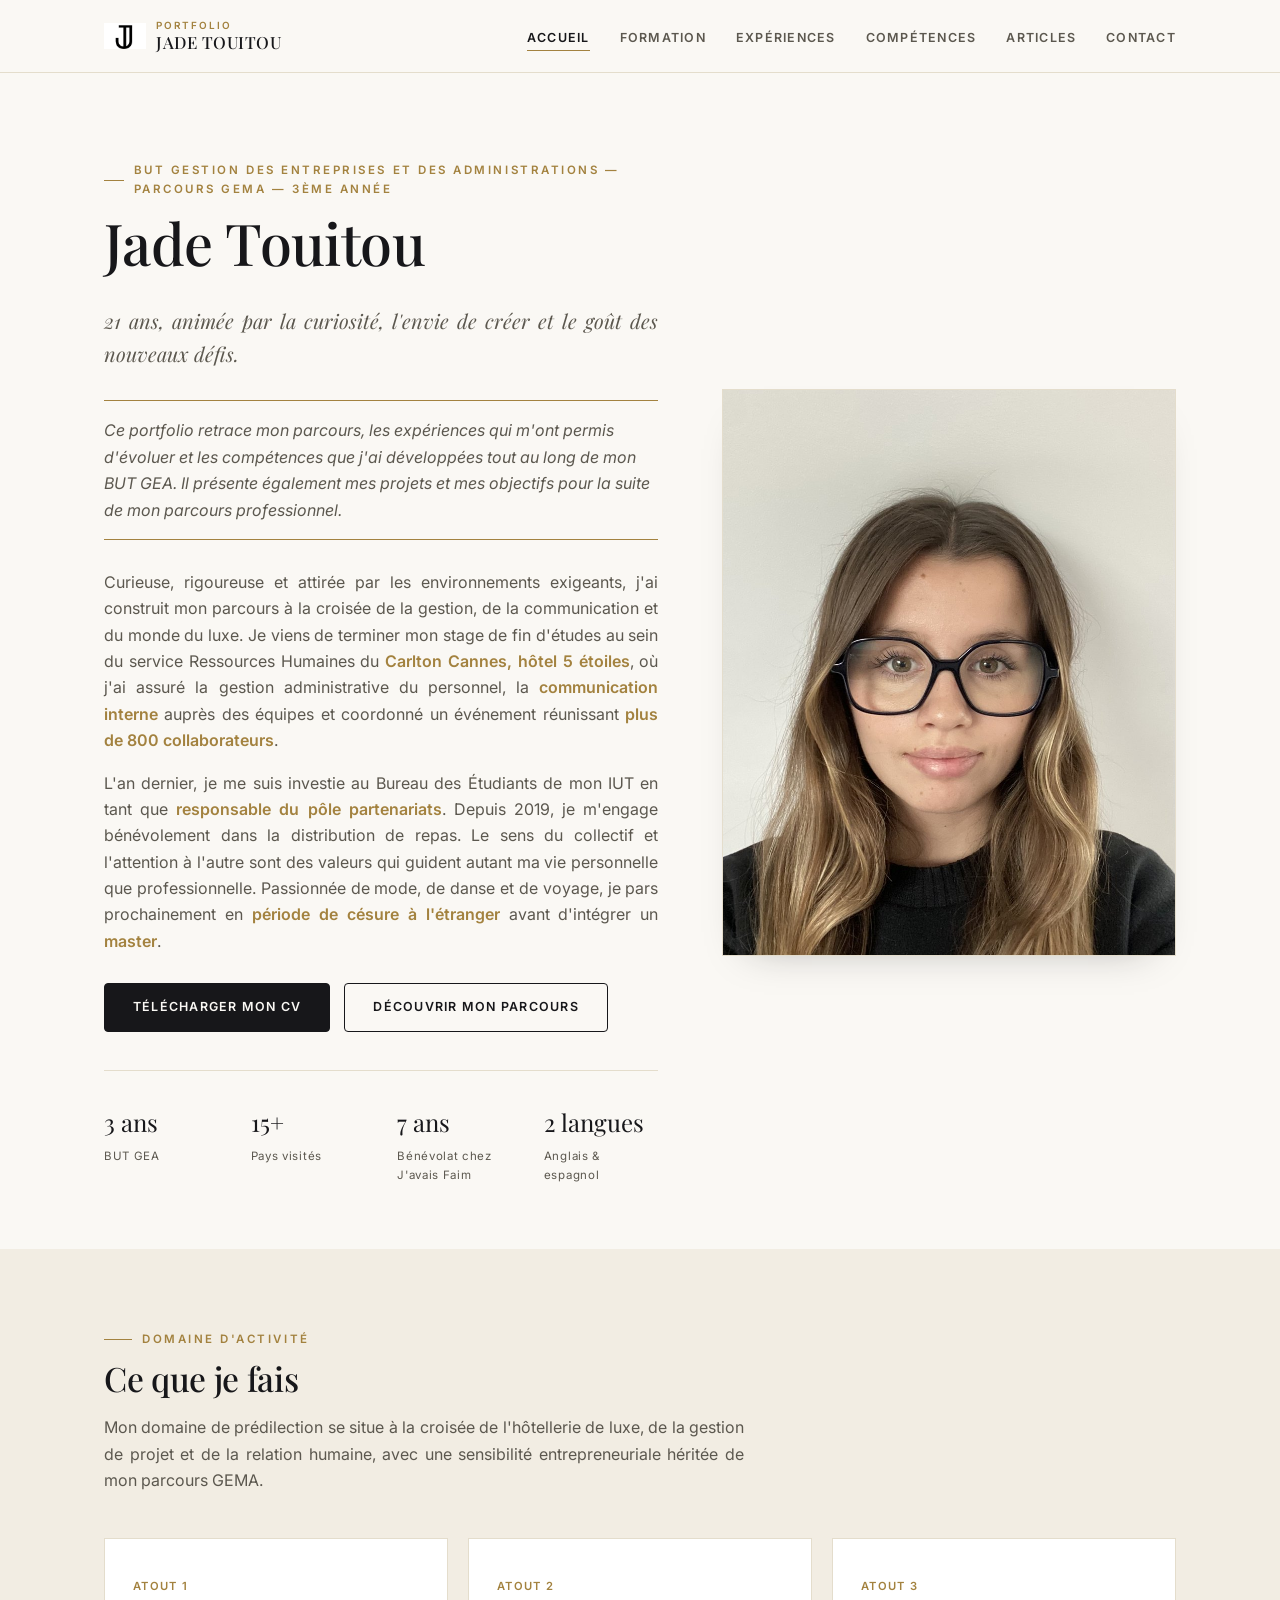
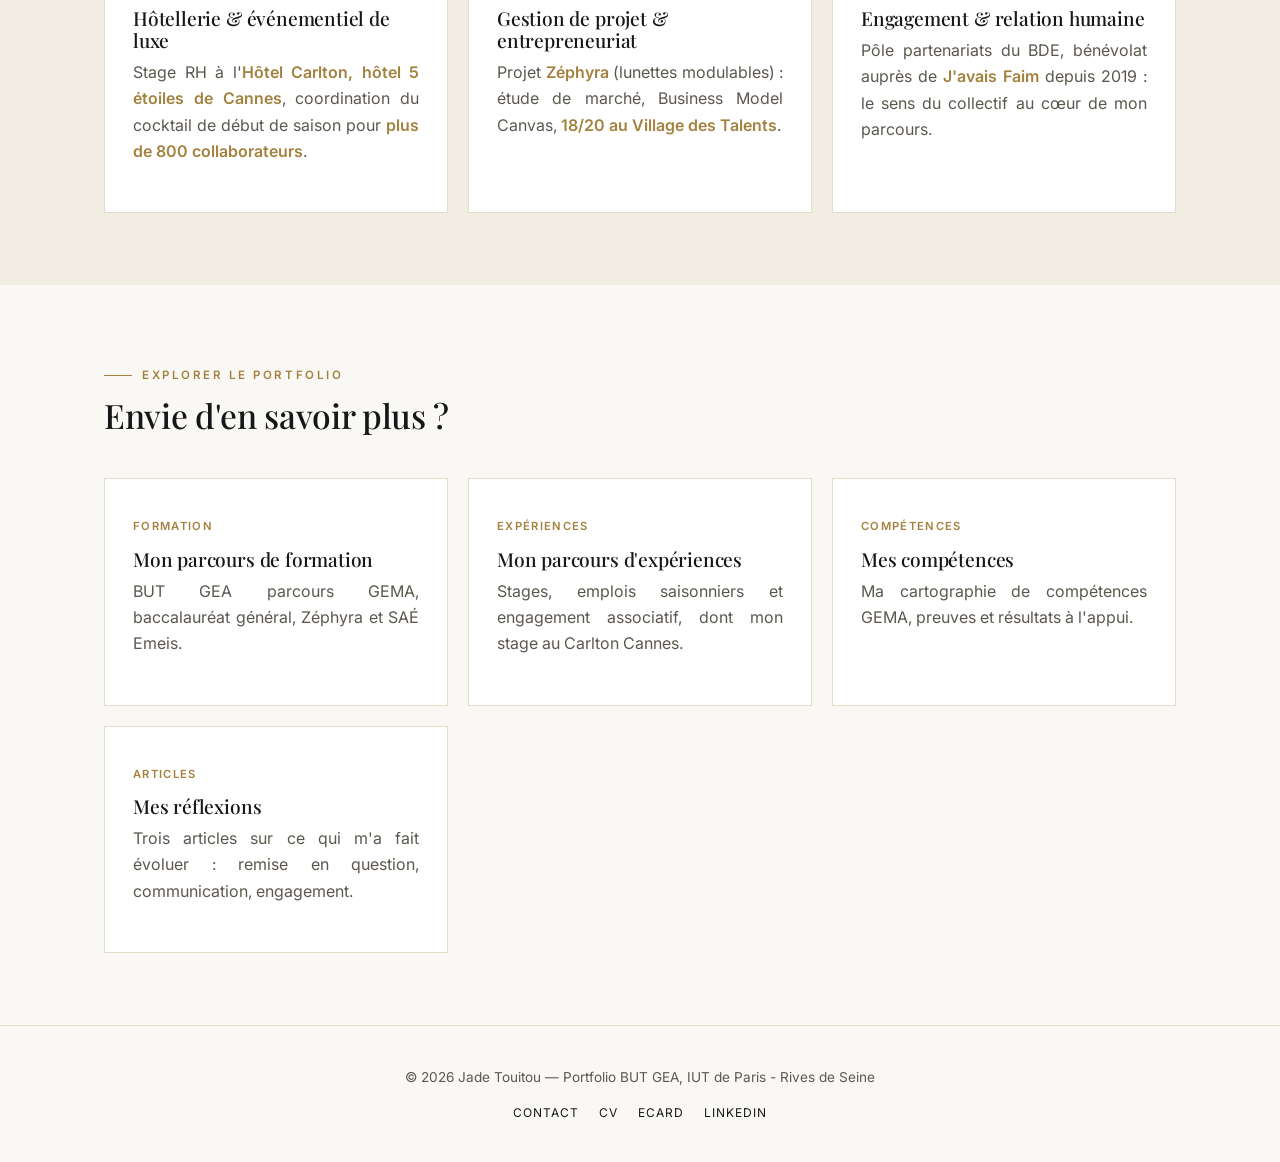
<file: index.html>
<!doctype html>
<html lang="fr">
<head>
  <meta charset="UTF-8" />
  <meta name="viewport" content="width=device-width, initial-scale=1.0" />
  <title>Portfolio Jade Touitou — BUT GEA</title>
  <meta name="description" content="Portfolio professionnel de Jade Touitou, étudiante en BUT Gestion des Entreprises et des Administrations, parcours GEMA, 3ème année." />
  <link rel="preconnect" href="https://fonts.googleapis.com" />
  <link rel="preconnect" href="https://fonts.gstatic.com" crossorigin />
  <link href="https://fonts.googleapis.com/css2?family=Playfair+Display:wght@500;600;700&family=Inter:wght@400;500;600;700&display=swap" rel="stylesheet" />
  <link rel="icon" type="image/png" href="assets/img/favicon-tab.png" />
  <link rel="stylesheet" href="assets/css/style.css" />
</head>
<body>

  <header class="site-header">
    <nav class="nav">
      <a href="index.html" class="nav-brand"><img src="assets/img/favicon.png" alt="" /><span class="nav-brand-text"><span class="nav-brand-eyebrow">Portfolio</span><span class="nav-brand-name">Jade Touitou</span></span></a>
      <button class="nav-toggle" aria-label="Ouvrir le menu" aria-expanded="false">
        <span></span><span></span><span></span>
      </button>
      <ul class="nav-links">
        <li><a href="index.html" aria-current="page">Accueil</a></li>
        <li><a href="formation.html">Formation</a></li>
        <li><a href="experiences.html">Expériences</a></li>
        <li><a href="competences.html">Compétences</a></li>
        <li><a href="articles.html">Articles</a></li>
        <li><a href="contact.html">Contact</a></li>
      </ul>
    </nav>
  </header>

  <main>
    <!-- ============ HERO / PAGE D'ACCUEIL ============ -->
    <section class="hero">
      <div class="container hero-grid">
        <div class="hero-text">
          <span class="eyebrow">BUT Gestion des Entreprises et des Administrations — Parcours GEMA — 3ème année</span>
          <h1>Jade Touitou</h1>
          <p class="hero-subtitle">
            21 ans, animée par la curiosité, l'envie de créer et le goût des nouveaux défis.
          </p>

          <div class="welcome-note">
            Ce portfolio retrace mon parcours, les expériences qui m'ont permis
            d'évoluer et les compétences que j'ai développées tout au long de mon BUT
            GEA. Il présente également mes projets et mes objectifs pour la suite de mon
            parcours professionnel.
          </div>

          <p>
            Curieuse, rigoureuse et attirée par les environnements exigeants, j'ai
            construit mon parcours à la croisée de la gestion, de la communication et du
            monde du luxe. Je viens de terminer mon stage de fin d'études au sein du
            service Ressources Humaines du <strong>Carlton Cannes, hôtel 5
            étoiles</strong>, où j'ai assuré la gestion administrative du personnel, la
            <strong> communication interne</strong> auprès des équipes et coordonné un
            événement réunissant <strong>plus de 800 collaborateurs</strong>.
          </p>
          <p>
            L'an dernier, je me suis investie au Bureau des Étudiants de mon IUT en tant
            que <strong>responsable du pôle partenariats</strong>. Depuis 2019, je
            m'engage bénévolement dans la distribution de repas. Le sens du collectif
            et l'attention à l'autre sont des valeurs qui guident autant ma vie
            personnelle que professionnelle. Passionnée de mode, de danse et de voyage,
            je pars prochainement en <strong>période de césure à l'étranger</strong> avant
            d'intégrer un <strong>master</strong>.
          </p>

          <div class="cta-row">
            <a href="assets/img/cv-jade-touitou.pdf" class="btn btn-primary" download>Télécharger mon CV</a>
            <a href="experiences.html" class="btn btn-outline">Découvrir mon parcours</a>
          </div>

          <div class="stats-row">
            <div>
              <span class="stat-value">3 ans</span>
              <span class="stat-label">BUT GEA</span>
            </div>
            <div>
              <span class="stat-value">15+</span>
              <span class="stat-label">Pays visités</span>
            </div>
            <div>
              <span class="stat-value">7 ans</span>
              <span class="stat-label">Bénévolat chez J'avais Faim</span>
            </div>
            <div>
              <span class="stat-value">2 langues</span>
              <span class="stat-label">Anglais &amp; espagnol</span>
            </div>
          </div>
        </div>

        <div class="hero-photo">
          <div class="hero-photo-frame">
            <img src="assets/img/photo-profil.jpg" alt="Jade Touitou" />
          </div>
        </div>
      </div>
    </section>

    <!-- ============ DOMAINE D'ACTIVITÉ ============ -->
    <section class="section section-alt">
      <div class="container">
        <div class="section-head">
          <span class="eyebrow">Domaine d'activité</span>
          <h2>Ce que je fais</h2>
          <p>
            Mon domaine de prédilection se situe à la croisée de l'hôtellerie de luxe,
            de la gestion de projet et de la relation humaine, avec une sensibilité
            entrepreneuriale héritée de mon parcours GEMA.
          </p>
        </div>
        <div class="card-grid">
          <div class="card">
            <span class="tag">Atout 1</span>
            <h3>Hôtellerie &amp; événementiel de luxe</h3>
            <p>Stage RH à l'<strong>Hôtel Carlton, hôtel 5 étoiles de Cannes</strong>, coordination du cocktail de début de saison pour <strong>plus de 800 collaborateurs</strong>.</p>
          </div>
          <div class="card">
            <span class="tag">Atout 2</span>
            <h3>Gestion de projet &amp; entrepreneuriat</h3>
            <p>Projet <strong>Zéphyra</strong> (lunettes modulables) : étude de marché, Business Model Canvas, <strong>18/20 au Village des Talents</strong>.</p>
          </div>
          <div class="card">
            <span class="tag">Atout 3</span>
            <h3>Engagement &amp; relation humaine</h3>
            <p>Pôle partenariats du BDE, bénévolat auprès de <strong>J'avais Faim</strong> depuis 2019 : le sens du collectif au cœur de mon parcours.</p>
          </div>
        </div>
      </div>
    </section>

    <!-- ============ APERÇU RAPIDE ============ -->
    <section class="section">
      <div class="container">
        <div class="section-head">
          <span class="eyebrow">Explorer le portfolio</span>
          <h2>Envie d'en savoir plus ?</h2>
        </div>
        <div class="card-grid">
          <a href="formation.html" class="card">
            <span class="tag">Formation</span>
            <h3>Mon parcours de formation</h3>
            <p>BUT GEA parcours GEMA, baccalauréat général, Zéphyra et SAÉ Emeis.</p>
          </a>
          <a href="experiences.html" class="card">
            <span class="tag">Expériences</span>
            <h3>Mon parcours d'expériences</h3>
            <p>Stages, emplois saisonniers et engagement associatif, dont mon stage au Carlton Cannes.</p>
          </a>
          <a href="competences.html" class="card">
            <span class="tag">Compétences</span>
            <h3>Mes compétences</h3>
            <p>Ma cartographie de compétences GEMA, preuves et résultats à l'appui.</p>
          </a>
          <a href="articles.html" class="card">
            <span class="tag">Articles</span>
            <h3>Mes réflexions</h3>
            <p>Trois articles sur ce qui m'a fait évoluer : remise en question, communication, engagement.</p>
          </a>
        </div>
      </div>
    </section>
  </main>

  <footer class="site-footer">
    <div class="container">
      <p>© <span id="year"></span> Jade Touitou — Portfolio BUT GEA, IUT de Paris - Rives de Seine</p>
      <div class="footer-links">
        <a href="contact.html">Contact</a>
        <a href="assets/img/cv-jade-touitou.pdf">CV</a>
        <a href="ecard.html">eCard</a>
        <a href="https://www.linkedin.com/in/jade-touitou" target="_blank" rel="noopener">LinkedIn</a>
      </div>
    </div>
  </footer>

  <script src="assets/js/main.js"></script>
  <script>document.getElementById("year").textContent = new Date().getFullYear();</script>
</body>
</html>
<!-- rebuild trigger 1785586768 -->
</file>
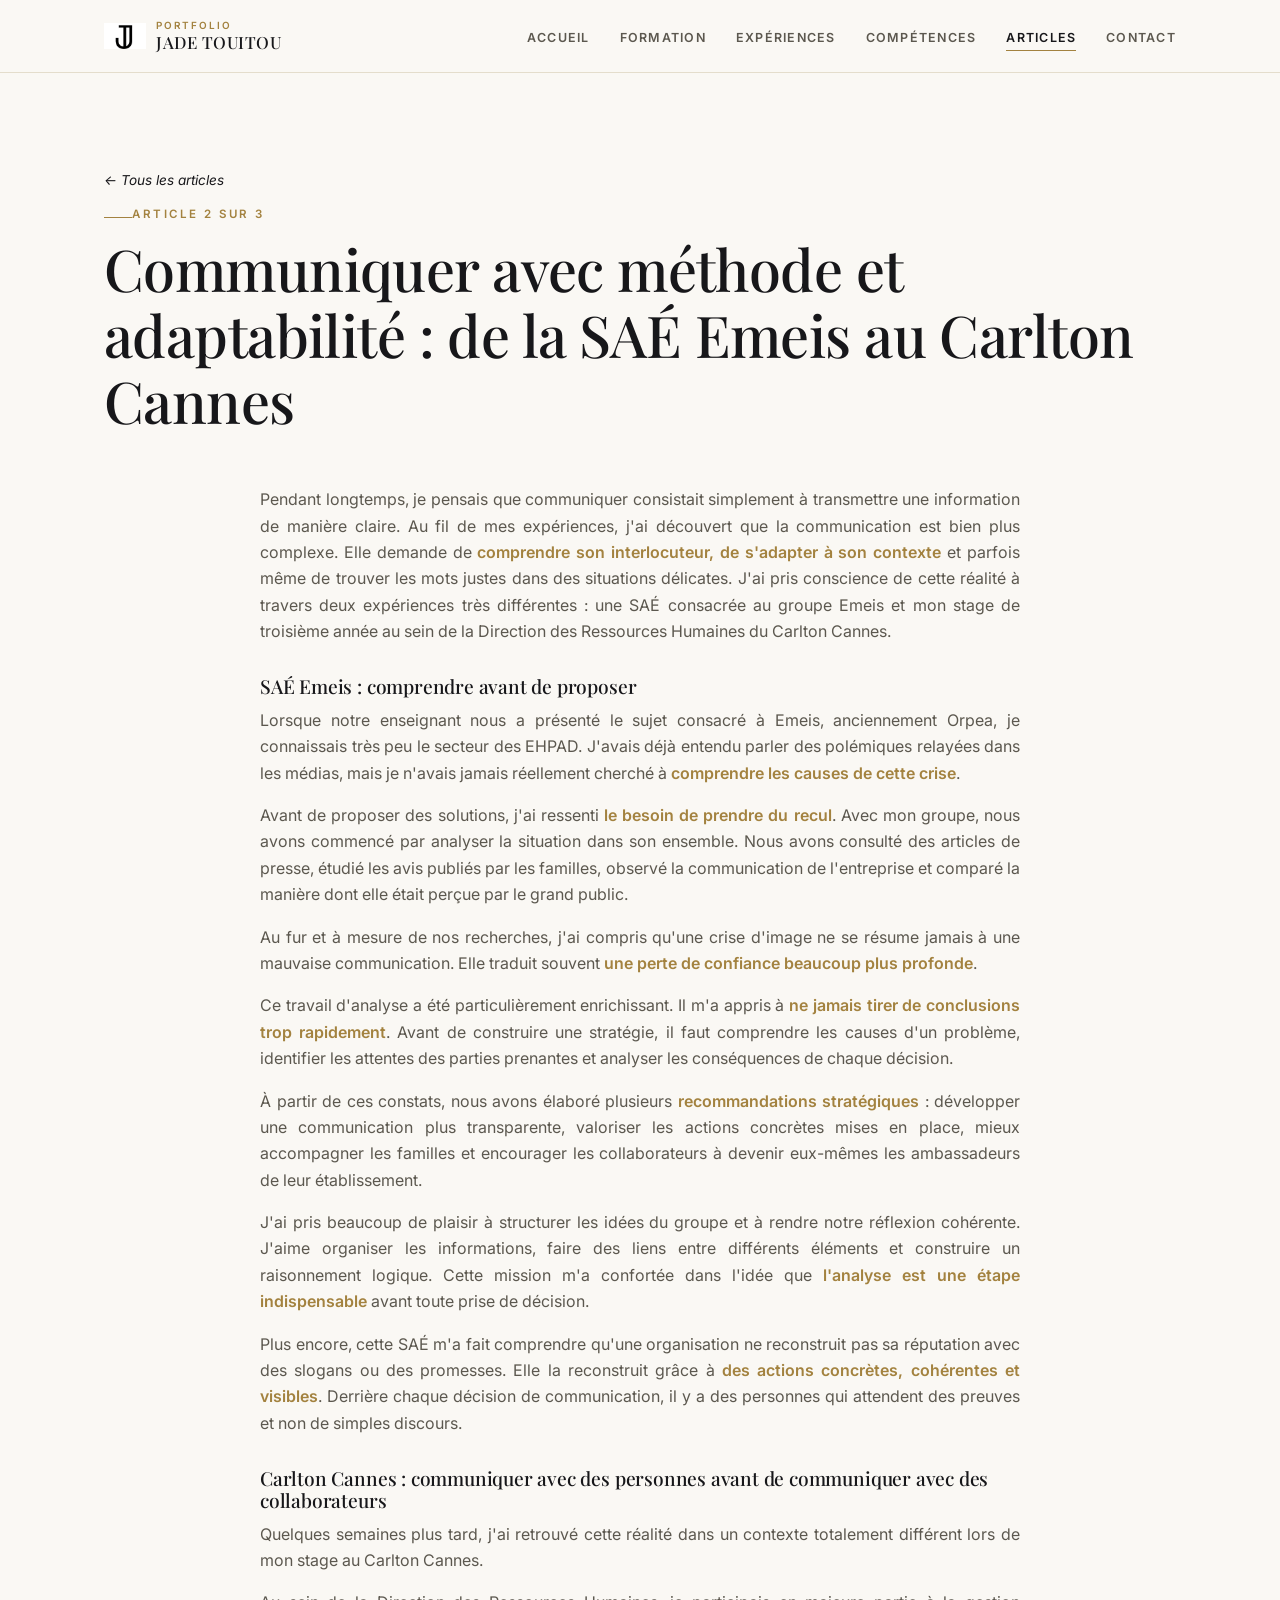
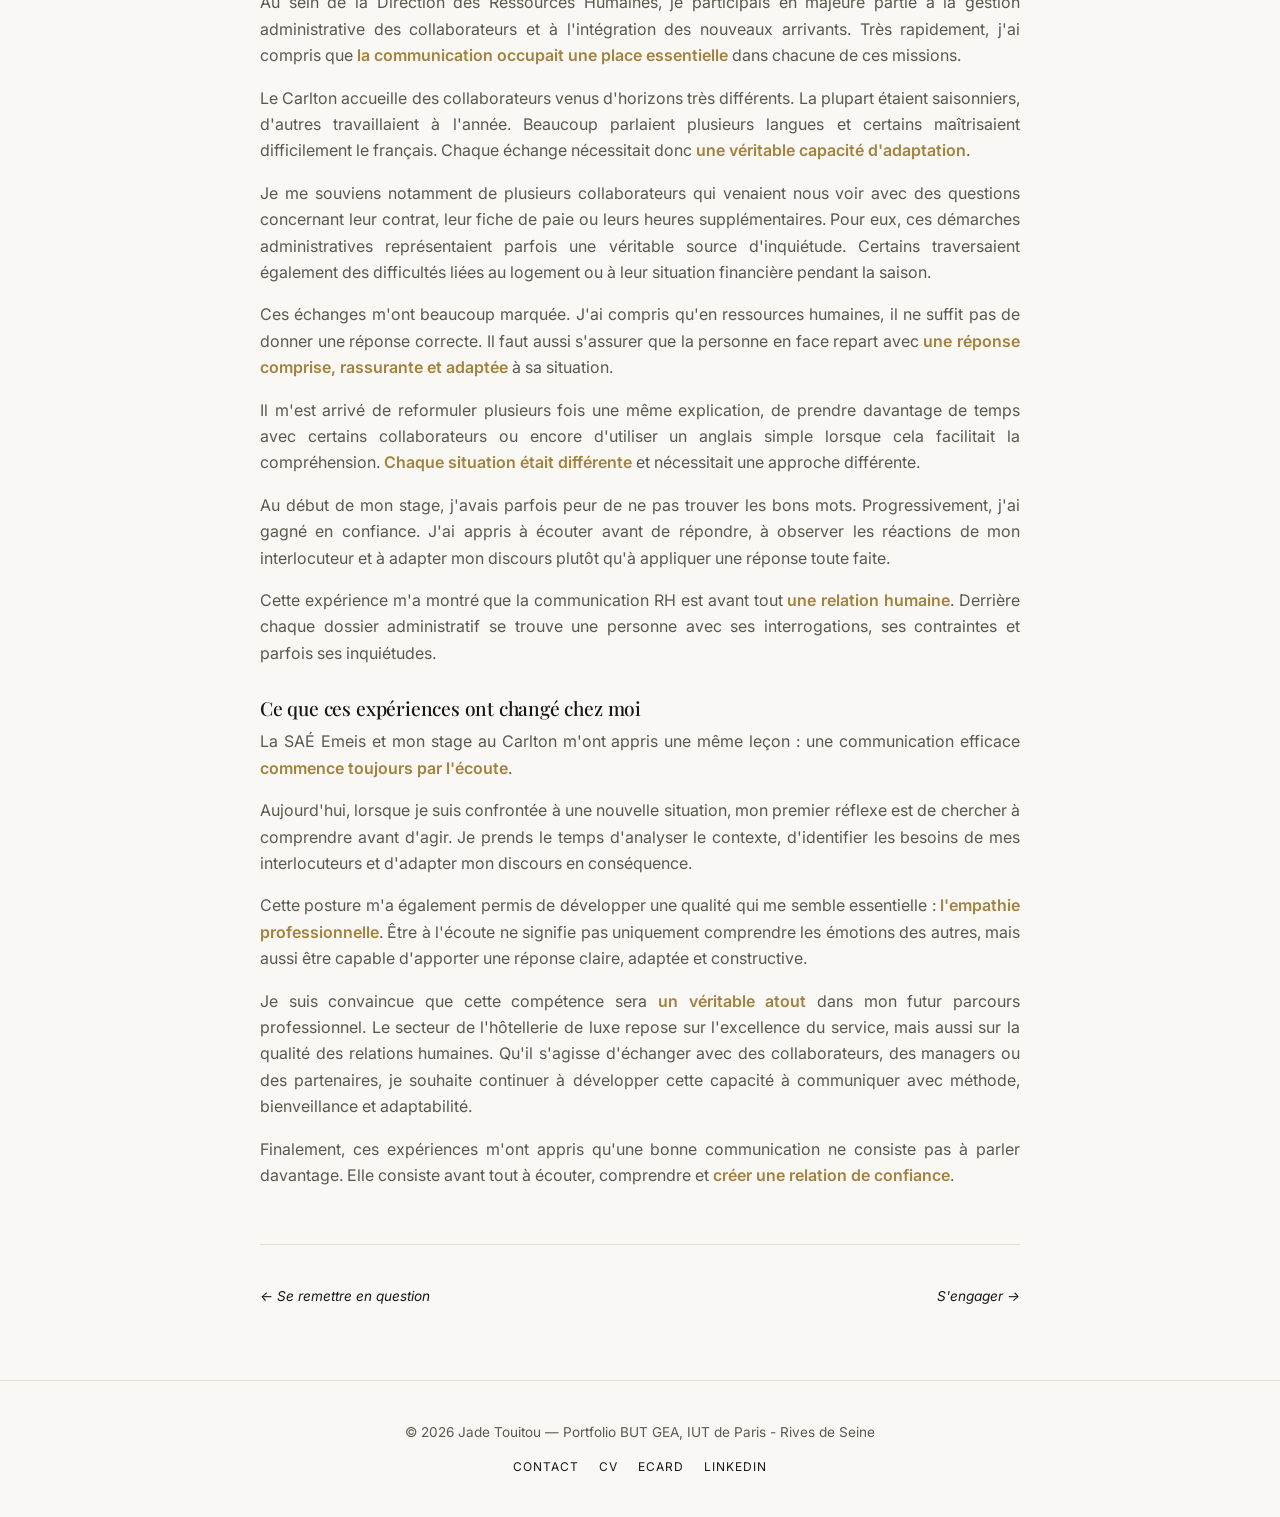
<file: article-communication.html>
<!doctype html>
<html lang="fr">
<head>
  <meta charset="UTF-8" />
  <meta name="viewport" content="width=device-width, initial-scale=1.0" />
  <title>Communiquer avec méthode et adaptabilité : de la SAÉ Emeis au Carlton Cannes — Portfolio Jade Touitou</title>
  <meta name="description" content="Communiquer avec méthode et adaptabilité : retour d'expérience de Jade Touitou sur la SAÉ Emeis et son stage au Carlton Cannes." />
  <link rel="preconnect" href="https://fonts.googleapis.com" />
  <link rel="preconnect" href="https://fonts.gstatic.com" crossorigin />
  <link href="https://fonts.googleapis.com/css2?family=Playfair+Display:wght@500;600;700&family=Inter:wght@400;500;600;700&display=swap" rel="stylesheet" />
  <link rel="icon" type="image/png" href="assets/img/favicon-tab.png" />
  <link rel="stylesheet" href="assets/css/style.css" />
</head>
<body>

  <header class="site-header">
    <nav class="nav">
      <a href="index.html" class="nav-brand"><img src="assets/img/favicon.png" alt="" /><span class="nav-brand-text"><span class="nav-brand-eyebrow">Portfolio</span><span class="nav-brand-name">Jade Touitou</span></span></a>
      <button class="nav-toggle" aria-label="Ouvrir le menu" aria-expanded="false">
        <span></span><span></span><span></span>
      </button>
      <ul class="nav-links">
        <li><a href="index.html">Accueil</a></li>
        <li><a href="formation.html">Formation</a></li>
        <li><a href="experiences.html">Expériences</a></li>
        <li><a href="competences.html">Compétences</a></li>
        <li><a href="articles.html" aria-current="page">Articles</a></li>
        <li><a href="contact.html">Contact</a></li>
      </ul>
    </nav>
  </header>

  <main>
    <section class="hero" style="padding-bottom: 24px;">
      <div class="container">
        <a href="articles.html" class="read-more" style="display:block;">← Tous les articles</a>
        <span class="eyebrow" style="display:block; margin-top: 1.2em;">Article 2 sur 3</span>
        <h1>Communiquer avec méthode et adaptabilité : de la SAÉ Emeis au Carlton Cannes</h1>
      </div>
    </section>

    <section class="section" style="padding-top: 0;">
      <div class="container">
        <article class="article">
<p>
            Pendant longtemps, je pensais que communiquer consistait simplement à
            transmettre une information de manière claire. Au fil de mes expériences,
            j'ai découvert que la communication est bien plus complexe. Elle demande de
            <strong> comprendre son interlocuteur, de s'adapter à son contexte</strong>
            et parfois même de trouver les mots justes dans des situations délicates. J'ai pris conscience
            de cette réalité à travers deux expériences très différentes : une SAÉ
            consacrée au groupe Emeis et mon stage de troisième année au sein de la
            Direction des Ressources Humaines du Carlton Cannes.
          </p>

          <h3>SAÉ Emeis : comprendre avant de proposer</h3>
          <p>
            Lorsque notre enseignant nous a présenté le sujet consacré à Emeis,
            anciennement Orpea, je connaissais très peu le secteur des EHPAD. J'avais
            déjà entendu parler des polémiques relayées dans les médias, mais je
            n'avais jamais réellement cherché à
            <strong> comprendre les causes de cette crise</strong>.
          </p>
          <p>
            Avant de proposer des solutions, j'ai ressenti
            <strong> le besoin de prendre du recul</strong>. Avec mon groupe, nous avons
            commencé par analyser la situation dans son ensemble. Nous avons consulté
            des articles de presse, étudié les avis publiés par les familles, observé la
            communication de l'entreprise et comparé la manière dont elle était perçue
            par le grand public.
          </p>
          <p>
            Au fur et à mesure de nos recherches, j'ai compris qu'une crise d'image ne
            se résume jamais à une mauvaise communication. Elle traduit souvent
            <strong> une perte de confiance beaucoup plus profonde</strong>.
          </p>
          <p>
            Ce travail d'analyse a été particulièrement enrichissant. Il m'a appris à
            <strong> ne jamais tirer de conclusions trop rapidement</strong>. Avant de
            construire une stratégie, il faut comprendre les causes d'un problème,
            identifier les attentes des parties prenantes et analyser les conséquences
            de chaque décision.
          </p>
          <p>
            À partir de ces constats, nous avons élaboré plusieurs
            <strong> recommandations stratégiques</strong> : développer une
            communication plus transparente, valoriser
            les actions concrètes mises en place, mieux accompagner les familles et
            encourager les collaborateurs à devenir eux-mêmes les ambassadeurs de leur
            établissement.
          </p>
          <p>
            J'ai pris beaucoup de plaisir à structurer les idées du groupe et à rendre
            notre réflexion cohérente. J'aime organiser les informations, faire des
            liens entre différents éléments et construire un raisonnement logique.
            Cette mission m'a confortée dans l'idée que
            <strong> l'analyse est une étape indispensable</strong> avant toute prise de
            décision.
          </p>
          <p>
            Plus encore, cette SAÉ m'a fait comprendre qu'une organisation ne
            reconstruit pas sa réputation avec des slogans ou des promesses. Elle la
            reconstruit grâce à <strong>des actions concrètes, cohérentes et
            visibles</strong>. Derrière
            chaque décision de communication, il y a des personnes qui attendent des
            preuves et non de simples discours.
          </p>

          <h3>Carlton Cannes : communiquer avec des personnes avant de communiquer avec des collaborateurs</h3>
          <p>
            Quelques semaines plus tard, j'ai retrouvé cette réalité dans un contexte
            totalement différent lors de mon stage au Carlton Cannes.
          </p>
          <p>
            Au sein de la Direction des Ressources Humaines, je participais en majeure
            partie à la gestion administrative des collaborateurs et à l'intégration
            des nouveaux arrivants. Très rapidement, j'ai compris que
            <strong> la communication occupait une place essentielle</strong> dans
            chacune de ces missions.
          </p>
          <p>
            Le Carlton accueille des collaborateurs venus d'horizons très différents.
            La plupart étaient saisonniers, d'autres travaillaient à l'année. Beaucoup
            parlaient plusieurs langues et certains maîtrisaient difficilement le
            français. Chaque échange nécessitait donc
            <strong> une véritable capacité d'adaptation</strong>.
          </p>
          <p>
            Je me souviens notamment de plusieurs collaborateurs qui venaient nous voir
            avec des questions concernant leur contrat, leur fiche de paie ou leurs
            heures supplémentaires. Pour eux, ces démarches administratives
            représentaient parfois une véritable source d'inquiétude. Certains
            traversaient également des difficultés liées au logement ou à leur
            situation financière pendant la saison.
          </p>
          <p>
            Ces échanges m'ont beaucoup marquée. J'ai compris qu'en ressources
            humaines, il ne suffit pas de donner une réponse correcte. Il faut aussi
            s'assurer que la personne en face repart avec
            <strong> une réponse comprise, rassurante et adaptée</strong> à sa
            situation.
          </p>
          <p>
            Il m'est arrivé de reformuler plusieurs fois une même explication, de
            prendre davantage de temps avec certains collaborateurs ou encore
            d'utiliser un anglais simple lorsque cela facilitait la compréhension.
            <strong> Chaque situation était différente</strong> et nécessitait une
            approche différente.
          </p>
          <p>
            Au début de mon stage, j'avais parfois peur de ne pas trouver les bons
            mots. Progressivement, j'ai gagné en confiance. J'ai appris à écouter avant
            de répondre, à observer les réactions de mon interlocuteur et à adapter mon
            discours plutôt qu'à appliquer une réponse toute faite.
          </p>
          <p>
            Cette expérience m'a montré que la communication RH est avant tout
            <strong> une relation humaine</strong>. Derrière chaque dossier
            administratif se trouve une personne avec ses interrogations, ses
            contraintes et parfois ses inquiétudes.
          </p>

          <h3>Ce que ces expériences ont changé chez moi</h3>
          <p>
            La SAÉ Emeis et mon stage au Carlton m'ont appris une même leçon : une
            communication efficace <strong>commence toujours par l'écoute</strong>.
          </p>
          <p>
            Aujourd'hui, lorsque je suis confrontée à une nouvelle situation, mon
            premier réflexe est de chercher à comprendre avant d'agir. Je prends le
            temps d'analyser le contexte, d'identifier les besoins de mes
            interlocuteurs et d'adapter mon discours en conséquence.
          </p>
          <p>
            Cette posture m'a également permis de développer une qualité qui me semble
            essentielle : <strong>l'empathie professionnelle</strong>. Être à l'écoute ne signifie pas
            uniquement comprendre les émotions des autres, mais aussi être capable
            d'apporter une réponse claire, adaptée et constructive.
          </p>
          <p>
            Je suis convaincue que cette compétence sera
            <strong> un véritable atout</strong> dans mon futur parcours professionnel.
            Le secteur de l'hôtellerie de luxe repose sur l'excellence du service, mais
            aussi sur la qualité des relations humaines.
            Qu'il s'agisse d'échanger avec des collaborateurs, des managers ou des
            partenaires, je souhaite continuer à développer cette capacité à
            communiquer avec méthode, bienveillance et adaptabilité.
          </p>
          <p>
            Finalement, ces expériences m'ont appris qu'une bonne communication ne
            consiste pas à parler davantage. Elle consiste avant tout à écouter,
            comprendre et <strong>créer une relation de confiance</strong>.
          </p>
        </article>

        <nav style="max-width: 760px; margin: 56px auto 0; padding-top: 32px; border-top: 1px solid var(--color-border); display: flex; justify-content: space-between; gap: 20px; flex-wrap: wrap;">
          <a href="article-zephyra.html" class="read-more">← Se remettre en question</a>
          <a href="article-engagement.html" class="read-more">S'engager →</a>
        </nav>
      </div>
    </section>
  </main>

  <footer class="site-footer">
    <div class="container">
      <p>© <span id="year"></span> Jade Touitou — Portfolio BUT GEA, IUT de Paris - Rives de Seine</p>
      <div class="footer-links">
        <a href="contact.html">Contact</a>
        <a href="assets/img/cv-jade-touitou.pdf">CV</a>
        <a href="ecard.html">eCard</a>
        <a href="https://www.linkedin.com/in/jade-touitou" target="_blank" rel="noopener">LinkedIn</a>
      </div>
    </div>
  </footer>

  <script src="assets/js/main.js"></script>
  <script>document.getElementById("year").textContent = new Date().getFullYear();</script>
</body>
</html>
</file>
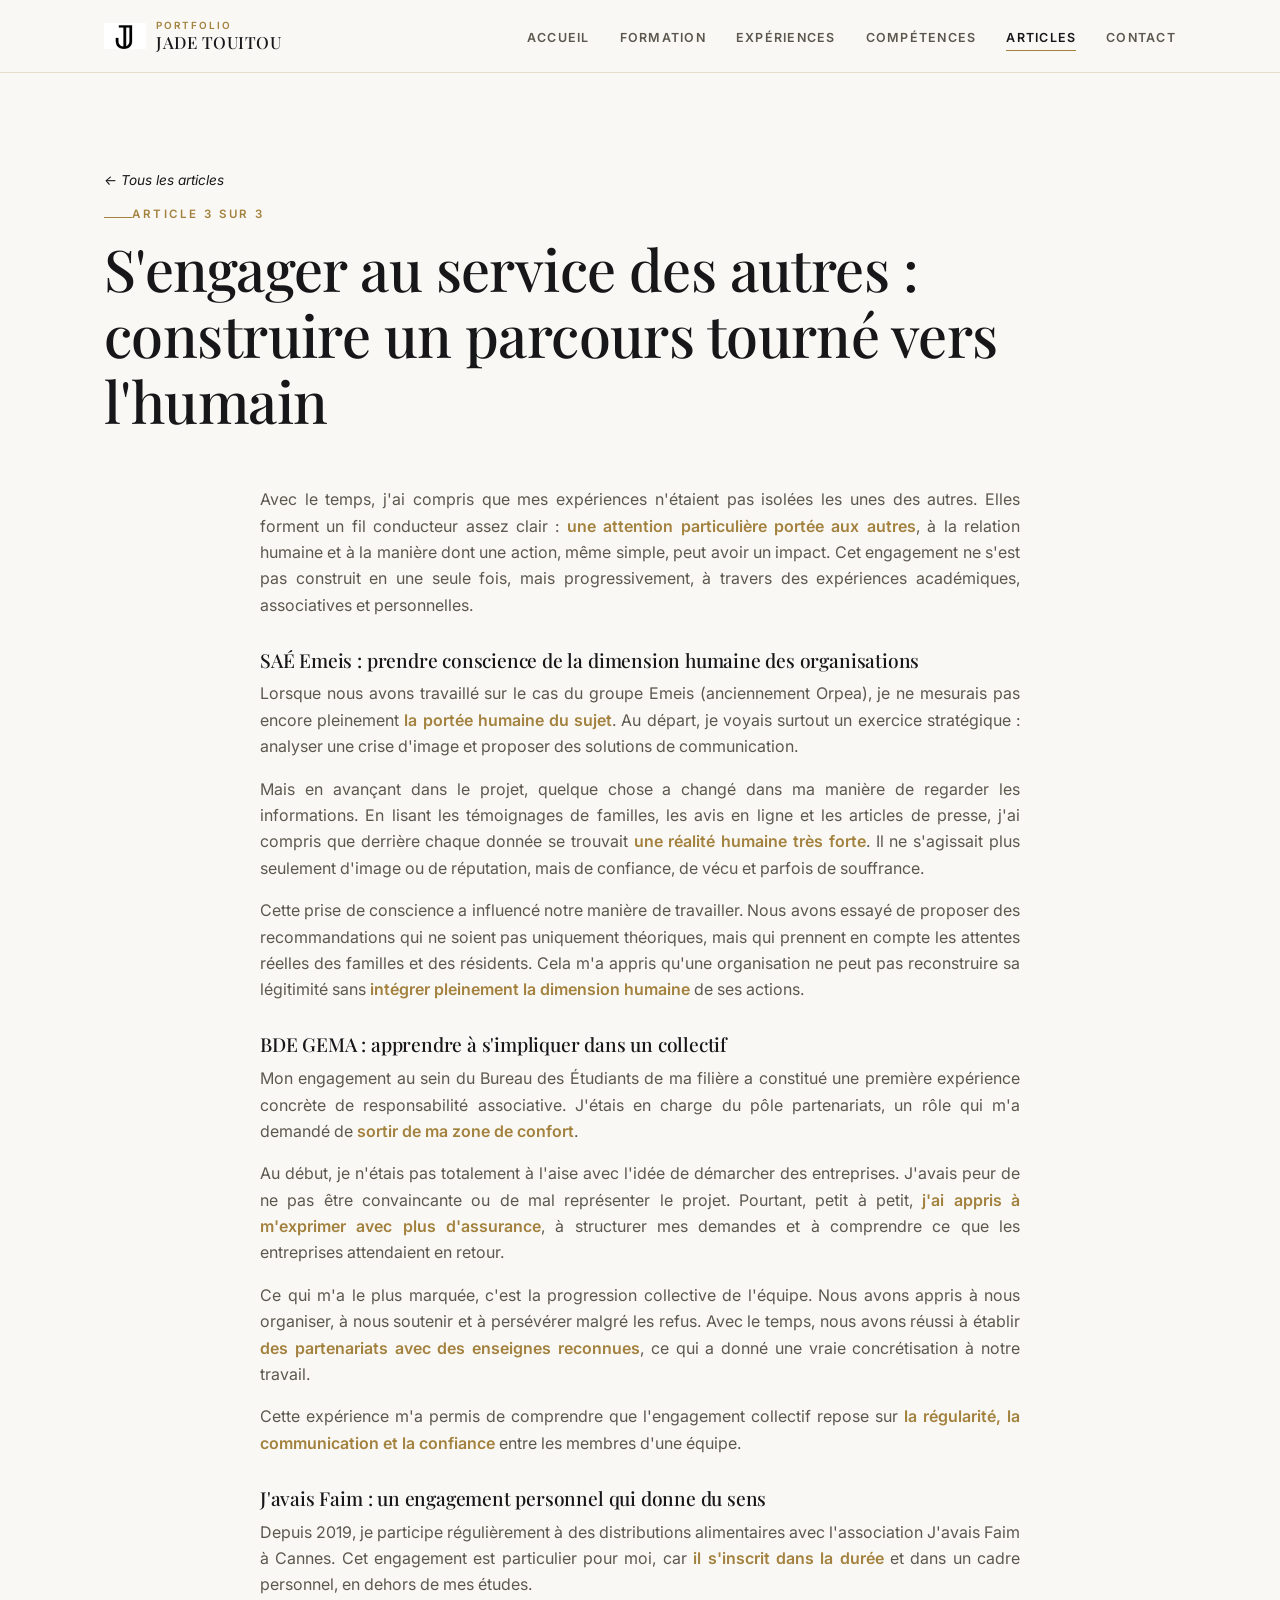
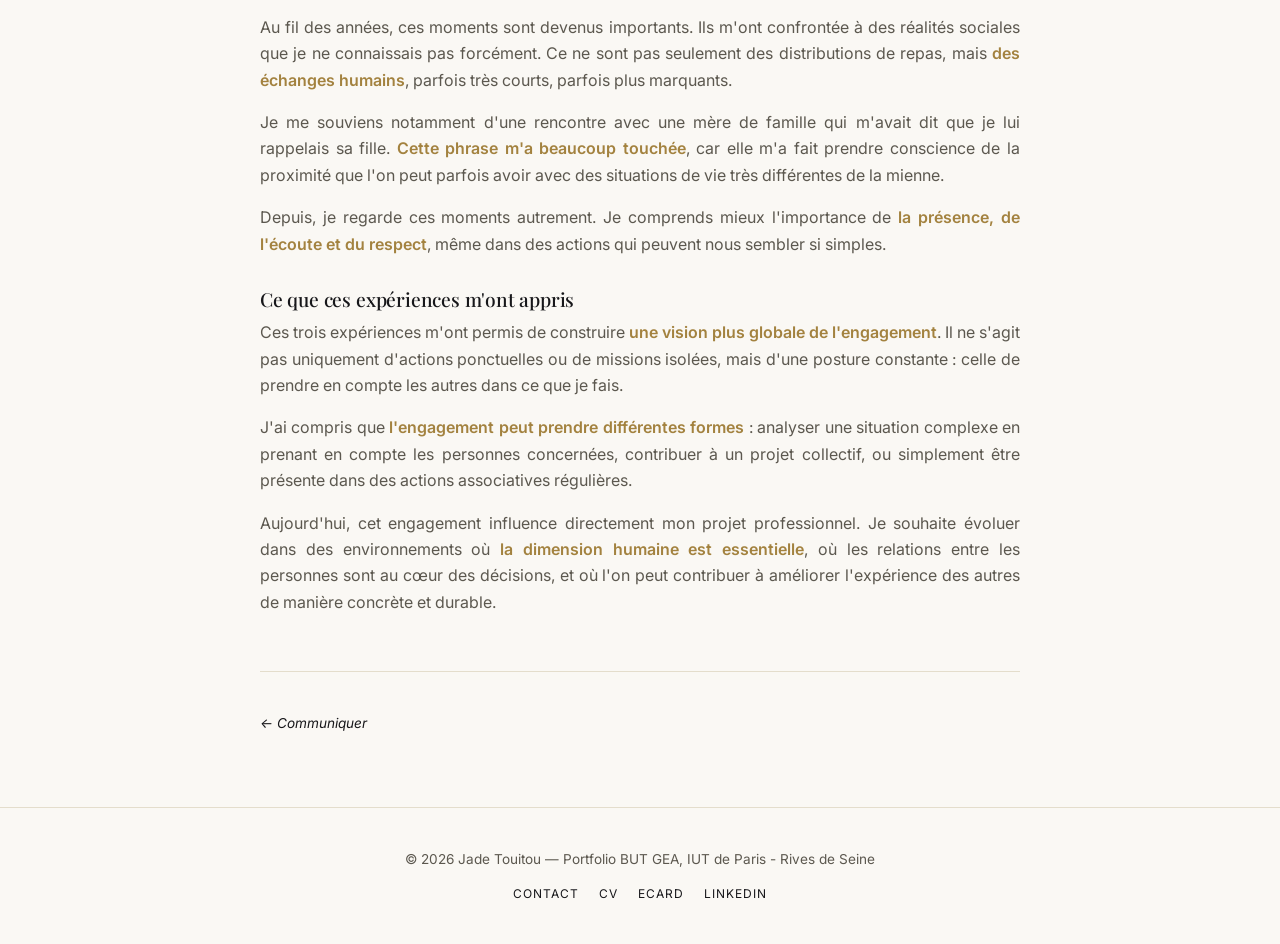
<file: article-engagement.html>
<!doctype html>
<html lang="fr">
<head>
  <meta charset="UTF-8" />
  <meta name="viewport" content="width=device-width, initial-scale=1.0" />
  <title>S'engager au service des autres : construire un parcours tourné vers l'humain — Portfolio Jade Touitou</title>
  <meta name="description" content="S'engager au service des autres : retour d'expérience de Jade Touitou sur son engagement associatif et humain." />
  <link rel="preconnect" href="https://fonts.googleapis.com" />
  <link rel="preconnect" href="https://fonts.gstatic.com" crossorigin />
  <link href="https://fonts.googleapis.com/css2?family=Playfair+Display:wght@500;600;700&family=Inter:wght@400;500;600;700&display=swap" rel="stylesheet" />
  <link rel="icon" type="image/png" href="assets/img/favicon-tab.png" />
  <link rel="stylesheet" href="assets/css/style.css" />
</head>
<body>

  <header class="site-header">
    <nav class="nav">
      <a href="index.html" class="nav-brand"><img src="assets/img/favicon.png" alt="" /><span class="nav-brand-text"><span class="nav-brand-eyebrow">Portfolio</span><span class="nav-brand-name">Jade Touitou</span></span></a>
      <button class="nav-toggle" aria-label="Ouvrir le menu" aria-expanded="false">
        <span></span><span></span><span></span>
      </button>
      <ul class="nav-links">
        <li><a href="index.html">Accueil</a></li>
        <li><a href="formation.html">Formation</a></li>
        <li><a href="experiences.html">Expériences</a></li>
        <li><a href="competences.html">Compétences</a></li>
        <li><a href="articles.html" aria-current="page">Articles</a></li>
        <li><a href="contact.html">Contact</a></li>
      </ul>
    </nav>
  </header>

  <main>
    <section class="hero" style="padding-bottom: 24px;">
      <div class="container">
        <a href="articles.html" class="read-more" style="display:block;">← Tous les articles</a>
        <span class="eyebrow" style="display:block; margin-top: 1.2em;">Article 3 sur 3</span>
        <h1>S'engager au service des autres : construire un parcours tourné vers l'humain</h1>
      </div>
    </section>

    <section class="section" style="padding-top: 0;">
      <div class="container">
        <article class="article">
<p>
            Avec le temps, j'ai compris que mes expériences n'étaient pas isolées les
            unes des autres. Elles forment un fil conducteur assez clair :
            <strong> une attention particulière portée aux autres</strong>, à la
            relation humaine et à la manière dont une action, même simple, peut avoir un
            impact. Cet engagement
            ne s'est pas construit en une seule fois, mais progressivement, à travers
            des expériences académiques, associatives et personnelles.
          </p>

          <h3>SAÉ Emeis : prendre conscience de la dimension humaine des organisations</h3>
          <p>
            Lorsque nous avons travaillé sur le cas du groupe Emeis (anciennement
            Orpea), je ne mesurais pas encore pleinement
            <strong> la portée humaine du sujet</strong>. Au départ, je voyais surtout
            un exercice stratégique : analyser une crise d'image et proposer des
            solutions de communication.
          </p>
          <p>
            Mais en avançant dans le projet, quelque chose a changé dans ma manière de
            regarder les informations. En lisant les témoignages de familles, les avis
            en ligne et les articles de presse, j'ai compris que derrière chaque donnée
            se trouvait <strong>une réalité humaine très forte</strong>. Il ne
            s'agissait plus seulement d'image ou de réputation, mais de confiance, de
            vécu et parfois de souffrance.
          </p>
          <p>
            Cette prise de conscience a influencé notre manière de travailler. Nous
            avons essayé de proposer des recommandations qui ne soient pas uniquement
            théoriques, mais qui prennent en compte les attentes réelles des familles
            et des résidents. Cela m'a appris qu'une organisation ne peut pas
            reconstruire sa légitimité sans
            <strong> intégrer pleinement la dimension humaine</strong> de ses actions.
          </p>

          <h3>BDE GEMA : apprendre à s'impliquer dans un collectif</h3>
          <p>
            Mon engagement au sein du Bureau des Étudiants de ma filière a constitué
            une première expérience concrète de responsabilité associative. J'étais en
            charge du pôle partenariats, un rôle qui m'a demandé de
            <strong> sortir de ma zone de confort</strong>.
          </p>
          <p>
            Au début, je n'étais pas totalement à l'aise avec l'idée de démarcher des
            entreprises. J'avais peur de ne pas être convaincante ou de mal représenter
            le projet. Pourtant, petit à petit,
            <strong> j'ai appris à m'exprimer avec plus d'assurance</strong>, à
            structurer mes demandes et à comprendre ce que les entreprises attendaient
            en retour.
          </p>
          <p>
            Ce qui m'a le plus marquée, c'est la progression collective de l'équipe.
            Nous avons appris à nous organiser, à nous soutenir et à persévérer malgré
            les refus. Avec le temps, nous avons réussi à établir
            <strong> des partenariats avec des enseignes reconnues</strong>, ce qui a
            donné une vraie concrétisation à notre travail.
          </p>
          <p>
            Cette expérience m'a permis de comprendre que l'engagement collectif repose
            sur <strong>la régularité, la communication et la confiance</strong> entre
            les membres d'une équipe.
          </p>

          <h3>J'avais Faim : un engagement personnel qui donne du sens</h3>
          <p>
            Depuis 2019, je participe régulièrement à des distributions alimentaires
            avec l'association J'avais Faim à Cannes. Cet engagement est particulier
            pour moi, car <strong>il s'inscrit dans la durée</strong> et dans un cadre
            personnel, en dehors de mes études.
          </p>
          <p>
            Au fil des années, ces moments sont devenus importants. Ils m'ont
            confrontée à des réalités sociales que je ne connaissais pas forcément. Ce
            ne sont pas seulement des distributions de repas, mais
            <strong> des échanges humains</strong>, parfois très courts, parfois plus
            marquants.
          </p>
          <p>
            Je me souviens notamment d'une rencontre avec une mère de famille qui
            m'avait dit que je lui rappelais sa fille. <strong>Cette phrase m'a
            beaucoup touchée</strong>, car elle m'a fait prendre conscience de la
            proximité que l'on peut parfois avoir avec des situations de vie très
            différentes de la mienne.
          </p>
          <p>
            Depuis, je regarde ces moments autrement. Je comprends mieux l'importance
            de <strong>la présence, de l'écoute et du respect</strong>, même dans des
            actions qui peuvent nous sembler si simples.
          </p>

          <h3>Ce que ces expériences m'ont appris</h3>
          <p>
            Ces trois expériences m'ont permis de construire
            <strong> une vision plus globale de l'engagement</strong>. Il ne s'agit pas
            uniquement d'actions ponctuelles ou de missions isolées, mais d'une posture
            constante : celle de prendre en compte les autres dans ce que je fais.
          </p>
          <p>
            J'ai compris que <strong>l'engagement peut prendre différentes formes</strong> :
            analyser une situation complexe en prenant en compte les personnes
            concernées, contribuer à un projet collectif, ou simplement être présente
            dans des actions associatives régulières.
          </p>
          <p>
            Aujourd'hui, cet engagement influence directement mon projet professionnel.
            Je souhaite évoluer dans des environnements où
            <strong> la dimension humaine est essentielle</strong>, où les relations
            entre les personnes sont au cœur des
            décisions, et où l'on peut contribuer à améliorer l'expérience des autres
            de manière concrète et durable.
          </p>
        </article>

        <nav style="max-width: 760px; margin: 56px auto 0; padding-top: 32px; border-top: 1px solid var(--color-border); display: flex; justify-content: space-between; gap: 20px; flex-wrap: wrap;">
          <a href="article-communication.html" class="read-more">← Communiquer</a>
          <span></span>
        </nav>
      </div>
    </section>
  </main>

  <footer class="site-footer">
    <div class="container">
      <p>© <span id="year"></span> Jade Touitou — Portfolio BUT GEA, IUT de Paris - Rives de Seine</p>
      <div class="footer-links">
        <a href="contact.html">Contact</a>
        <a href="assets/img/cv-jade-touitou.pdf">CV</a>
        <a href="ecard.html">eCard</a>
        <a href="https://www.linkedin.com/in/jade-touitou" target="_blank" rel="noopener">LinkedIn</a>
      </div>
    </div>
  </footer>

  <script src="assets/js/main.js"></script>
  <script>document.getElementById("year").textContent = new Date().getFullYear();</script>
</body>
</html>
</file>
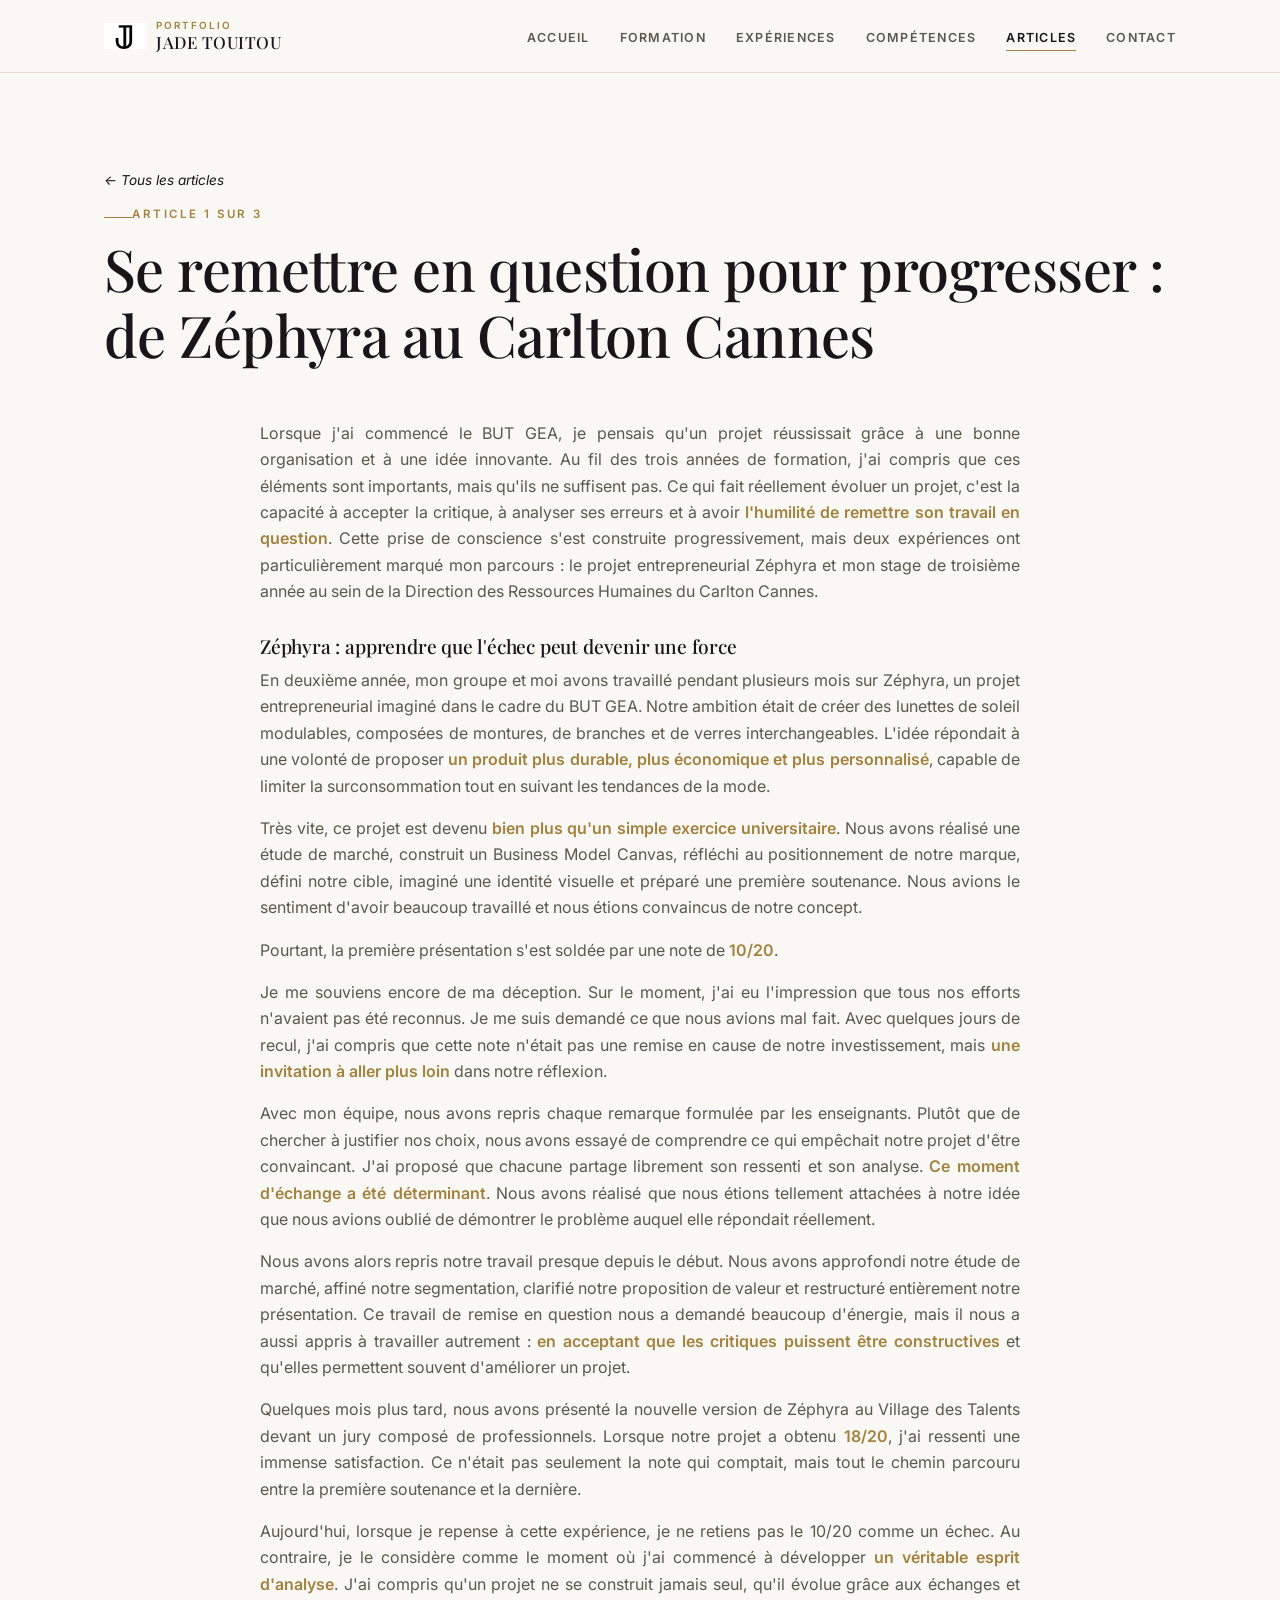
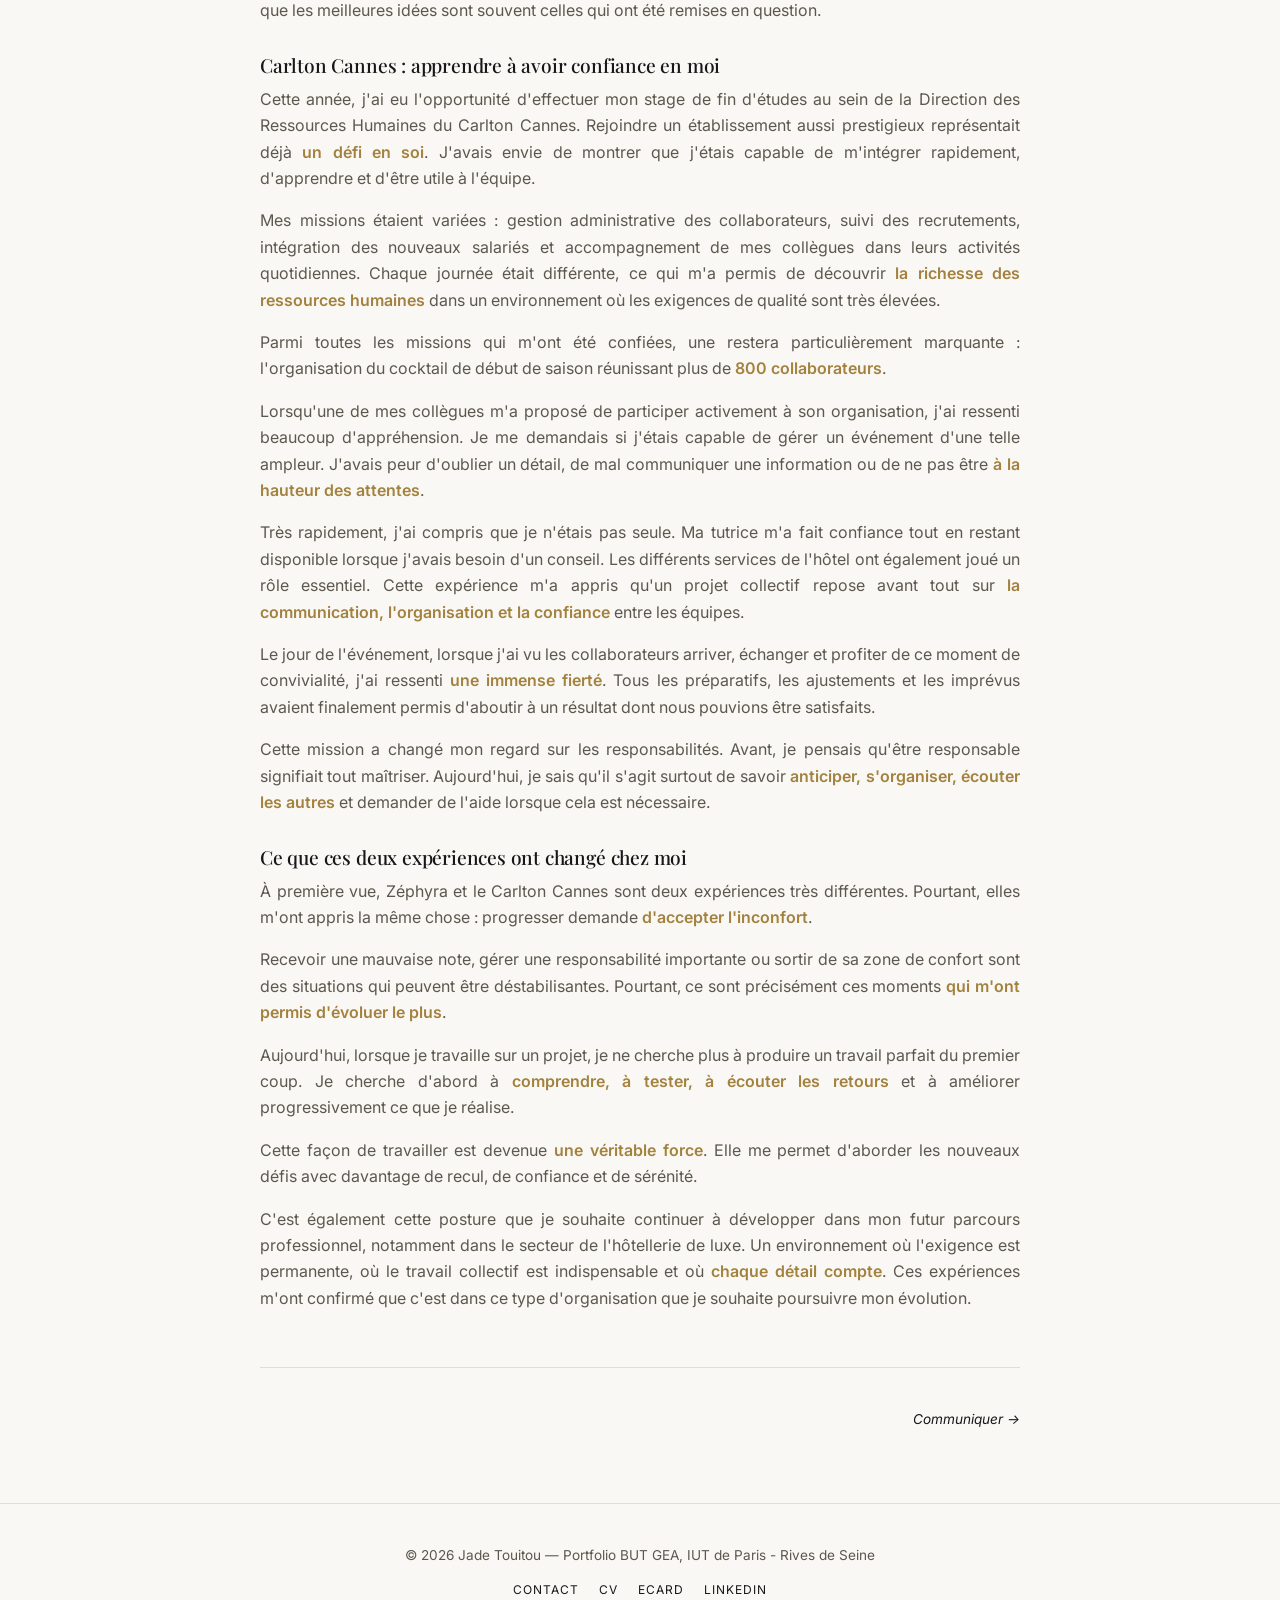
<file: article-zephyra.html>
<!doctype html>
<html lang="fr">
<head>
  <meta charset="UTF-8" />
  <meta name="viewport" content="width=device-width, initial-scale=1.0" />
  <title>Se remettre en question pour progresser : de Zéphyra au Carlton Cannes — Portfolio Jade Touitou</title>
  <meta name="description" content="Se remettre en question pour progresser : retour d'expérience de Jade Touitou sur le projet Zéphyra et son stage au Carlton Cannes." />
  <link rel="preconnect" href="https://fonts.googleapis.com" />
  <link rel="preconnect" href="https://fonts.gstatic.com" crossorigin />
  <link href="https://fonts.googleapis.com/css2?family=Playfair+Display:wght@500;600;700&family=Inter:wght@400;500;600;700&display=swap" rel="stylesheet" />
  <link rel="icon" type="image/png" href="assets/img/favicon-tab.png" />
  <link rel="stylesheet" href="assets/css/style.css" />
</head>
<body>

  <header class="site-header">
    <nav class="nav">
      <a href="index.html" class="nav-brand"><img src="assets/img/favicon.png" alt="" /><span class="nav-brand-text"><span class="nav-brand-eyebrow">Portfolio</span><span class="nav-brand-name">Jade Touitou</span></span></a>
      <button class="nav-toggle" aria-label="Ouvrir le menu" aria-expanded="false">
        <span></span><span></span><span></span>
      </button>
      <ul class="nav-links">
        <li><a href="index.html">Accueil</a></li>
        <li><a href="formation.html">Formation</a></li>
        <li><a href="experiences.html">Expériences</a></li>
        <li><a href="competences.html">Compétences</a></li>
        <li><a href="articles.html" aria-current="page">Articles</a></li>
        <li><a href="contact.html">Contact</a></li>
      </ul>
    </nav>
  </header>

  <main>
    <section class="hero" style="padding-bottom: 24px;">
      <div class="container">
        <a href="articles.html" class="read-more" style="display:block;">← Tous les articles</a>
        <span class="eyebrow" style="display:block; margin-top: 1.2em;">Article 1 sur 3</span>
        <h1>Se remettre en question pour progresser : de Zéphyra au Carlton Cannes</h1>
      </div>
    </section>

    <section class="section" style="padding-top: 0;">
      <div class="container">
        <article class="article">
<p>
            Lorsque j'ai commencé le BUT GEA, je pensais qu'un projet réussissait grâce
            à une bonne organisation et à une idée innovante. Au fil des trois années de
            formation, j'ai compris que ces éléments sont importants, mais qu'ils ne
            suffisent pas. Ce qui fait réellement évoluer un projet, c'est la capacité à
            accepter la critique, à analyser ses erreurs et à avoir
            <strong> l'humilité de remettre son travail en question</strong>. Cette
            prise de conscience s'est construite
            progressivement, mais deux expériences ont particulièrement marqué mon
            parcours : le projet entrepreneurial Zéphyra et mon stage de troisième année
            au sein de la Direction des Ressources Humaines du Carlton Cannes.
          </p>

          <h3>Zéphyra : apprendre que l'échec peut devenir une force</h3>
          <p>
            En deuxième année, mon groupe et moi avons travaillé pendant plusieurs mois
            sur Zéphyra, un projet entrepreneurial imaginé dans le cadre du BUT GEA.
            Notre ambition était de créer des lunettes de soleil modulables, composées
            de montures, de branches et de verres interchangeables. L'idée répondait à
            une volonté de proposer <strong>un produit plus durable, plus économique et
            plus personnalisé</strong>, capable de limiter la surconsommation tout en
            suivant les tendances de la mode.
          </p>
          <p>
            Très vite, ce projet est devenu <strong>bien plus qu'un simple exercice
            universitaire</strong>. Nous avons réalisé une étude de marché, construit un Business
            Model Canvas, réfléchi au positionnement de notre marque, défini notre
            cible, imaginé une identité visuelle et préparé une première soutenance.
            Nous avions le sentiment d'avoir beaucoup travaillé et nous étions convaincus
            de notre concept.
          </p>
          <p>Pourtant, la première présentation s'est soldée par une note de <strong>10/20</strong>.</p>
          <p>
            Je me souviens encore de ma déception. Sur le moment, j'ai eu l'impression
            que tous nos efforts n'avaient pas été reconnus. Je me suis demandé ce que
            nous avions mal fait. Avec quelques jours de recul, j'ai compris que cette
            note n'était pas une remise en cause de notre investissement, mais
            <strong> une invitation à aller plus loin</strong> dans notre réflexion.
          </p>
          <p>
            Avec mon équipe, nous avons repris chaque remarque formulée par les
            enseignants. Plutôt que de chercher à justifier nos choix, nous avons essayé
            de comprendre ce qui empêchait notre projet d'être convaincant. J'ai proposé
            que chacune partage librement son ressenti et son analyse.
            <strong> Ce moment d'échange a été déterminant</strong>. Nous avons réalisé que nous étions tellement
            attachées à notre idée que nous avions oublié de démontrer le problème
            auquel elle répondait réellement.
          </p>
          <p>
            Nous avons alors repris notre travail presque depuis le début. Nous avons
            approfondi notre étude de marché, affiné notre segmentation, clarifié notre
            proposition de valeur et restructuré entièrement notre présentation. Ce
            travail de remise en question nous a demandé beaucoup d'énergie, mais il
            nous a aussi appris à travailler autrement :
            <strong> en acceptant que les critiques puissent être constructives</strong>
            et qu'elles permettent souvent d'améliorer un projet.
          </p>
          <p>
            Quelques mois plus tard, nous avons présenté la nouvelle version de Zéphyra
            au Village des Talents devant un jury composé de professionnels. Lorsque
            notre projet a obtenu <strong>18/20</strong>, j'ai ressenti une immense
            satisfaction. Ce
            n'était pas seulement la note qui comptait, mais tout le chemin parcouru
            entre la première soutenance et la dernière.
          </p>
          <p>
            Aujourd'hui, lorsque je repense à cette expérience, je ne retiens pas le
            10/20 comme un échec. Au contraire, je le considère comme le moment où j'ai
            commencé à développer <strong>un véritable esprit d'analyse</strong>. J'ai compris qu'un
            projet ne se construit jamais seul, qu'il évolue grâce aux échanges et que
            les meilleures idées sont souvent celles qui ont été remises en question.
          </p>

          <h3>Carlton Cannes : apprendre à avoir confiance en moi</h3>
          <p>
            Cette année, j'ai eu l'opportunité d'effectuer mon stage de fin d'études au
            sein de la Direction des Ressources Humaines du Carlton Cannes. Rejoindre un
            établissement aussi prestigieux représentait déjà
            <strong> un défi en soi</strong>. J'avais
            envie de montrer que j'étais capable de m'intégrer rapidement, d'apprendre et
            d'être utile à l'équipe.
          </p>
          <p>
            Mes missions étaient variées : gestion administrative des collaborateurs,
            suivi des recrutements, intégration des nouveaux salariés et accompagnement
            de mes collègues dans leurs activités quotidiennes. Chaque journée était
            différente, ce qui m'a permis de découvrir
            <strong> la richesse des ressources humaines</strong> dans un environnement
            où les exigences de qualité sont très élevées.
          </p>
          <p>
            Parmi toutes les missions qui m'ont été confiées, une restera
            particulièrement marquante : l'organisation du cocktail de début de saison
            réunissant plus de <strong>800 collaborateurs</strong>.
          </p>
          <p>
            Lorsqu'une de mes collègues m'a proposé de participer activement à son
            organisation, j'ai ressenti beaucoup d'appréhension. Je me demandais si
            j'étais capable de gérer un événement d'une telle ampleur. J'avais peur
            d'oublier un détail, de mal communiquer une information ou de ne pas être
            <strong> à la hauteur des attentes</strong>.
          </p>
          <p>
            Très rapidement, j'ai compris que je n'étais pas seule. Ma tutrice m'a fait
            confiance tout en restant disponible lorsque j'avais besoin d'un conseil.
            Les différents services de l'hôtel ont également joué un rôle essentiel.
            Cette expérience m'a appris qu'un projet collectif repose avant tout sur
            <strong> la communication, l'organisation et la confiance</strong> entre les
            équipes.
          </p>
          <p>
            Le jour de l'événement, lorsque j'ai vu les collaborateurs arriver, échanger
            et profiter de ce moment de convivialité, j'ai ressenti
            <strong> une immense fierté</strong>.
            Tous les préparatifs, les ajustements et les imprévus avaient finalement
            permis d'aboutir à un résultat dont nous pouvions être satisfaits.
          </p>
          <p>
            Cette mission a changé mon regard sur les responsabilités. Avant, je pensais
            qu'être responsable signifiait tout maîtriser. Aujourd'hui, je sais qu'il
            s'agit surtout de savoir <strong>anticiper, s'organiser, écouter les
            autres</strong> et demander de l'aide lorsque cela est nécessaire.
          </p>

          <h3>Ce que ces deux expériences ont changé chez moi</h3>
          <p>
            À première vue, Zéphyra et le Carlton Cannes sont deux expériences très
            différentes. Pourtant, elles m'ont appris la même chose : progresser demande
            <strong> d'accepter l'inconfort</strong>.
          </p>
          <p>
            Recevoir une mauvaise note, gérer une responsabilité importante ou sortir de
            sa zone de confort sont des situations qui peuvent être déstabilisantes.
            Pourtant, ce sont précisément ces moments
            <strong> qui m'ont permis d'évoluer le plus</strong>.
          </p>
          <p>
            Aujourd'hui, lorsque je travaille sur un projet, je ne cherche plus à
            produire un travail parfait du premier coup. Je cherche d'abord à
            <strong> comprendre, à tester, à écouter les retours</strong> et à améliorer
            progressivement ce que je réalise.
          </p>
          <p>
            Cette façon de travailler est devenue <strong>une véritable force</strong>. Elle me permet
            d'aborder les nouveaux défis avec davantage de recul, de confiance et de
            sérénité.
          </p>
          <p>
            C'est également cette posture que je souhaite continuer à développer dans
            mon futur parcours professionnel, notamment dans le secteur de l'hôtellerie
            de luxe. Un environnement où l'exigence est permanente, où le travail
            collectif est indispensable et où <strong>chaque détail compte</strong>. Ces expériences
            m'ont confirmé que c'est dans ce type d'organisation que je souhaite
            poursuivre mon évolution.
          </p>
        </article>

        <nav style="max-width: 760px; margin: 56px auto 0; padding-top: 32px; border-top: 1px solid var(--color-border); display: flex; justify-content: space-between; gap: 20px; flex-wrap: wrap;">
          <span></span>
          <a href="article-communication.html" class="read-more">Communiquer →</a>
        </nav>
      </div>
    </section>
  </main>

  <footer class="site-footer">
    <div class="container">
      <p>© <span id="year"></span> Jade Touitou — Portfolio BUT GEA, IUT de Paris - Rives de Seine</p>
      <div class="footer-links">
        <a href="contact.html">Contact</a>
        <a href="assets/img/cv-jade-touitou.pdf">CV</a>
        <a href="ecard.html">eCard</a>
        <a href="https://www.linkedin.com/in/jade-touitou" target="_blank" rel="noopener">LinkedIn</a>
      </div>
    </div>
  </footer>

  <script src="assets/js/main.js"></script>
  <script>document.getElementById("year").textContent = new Date().getFullYear();</script>
</body>
</html>
</file>
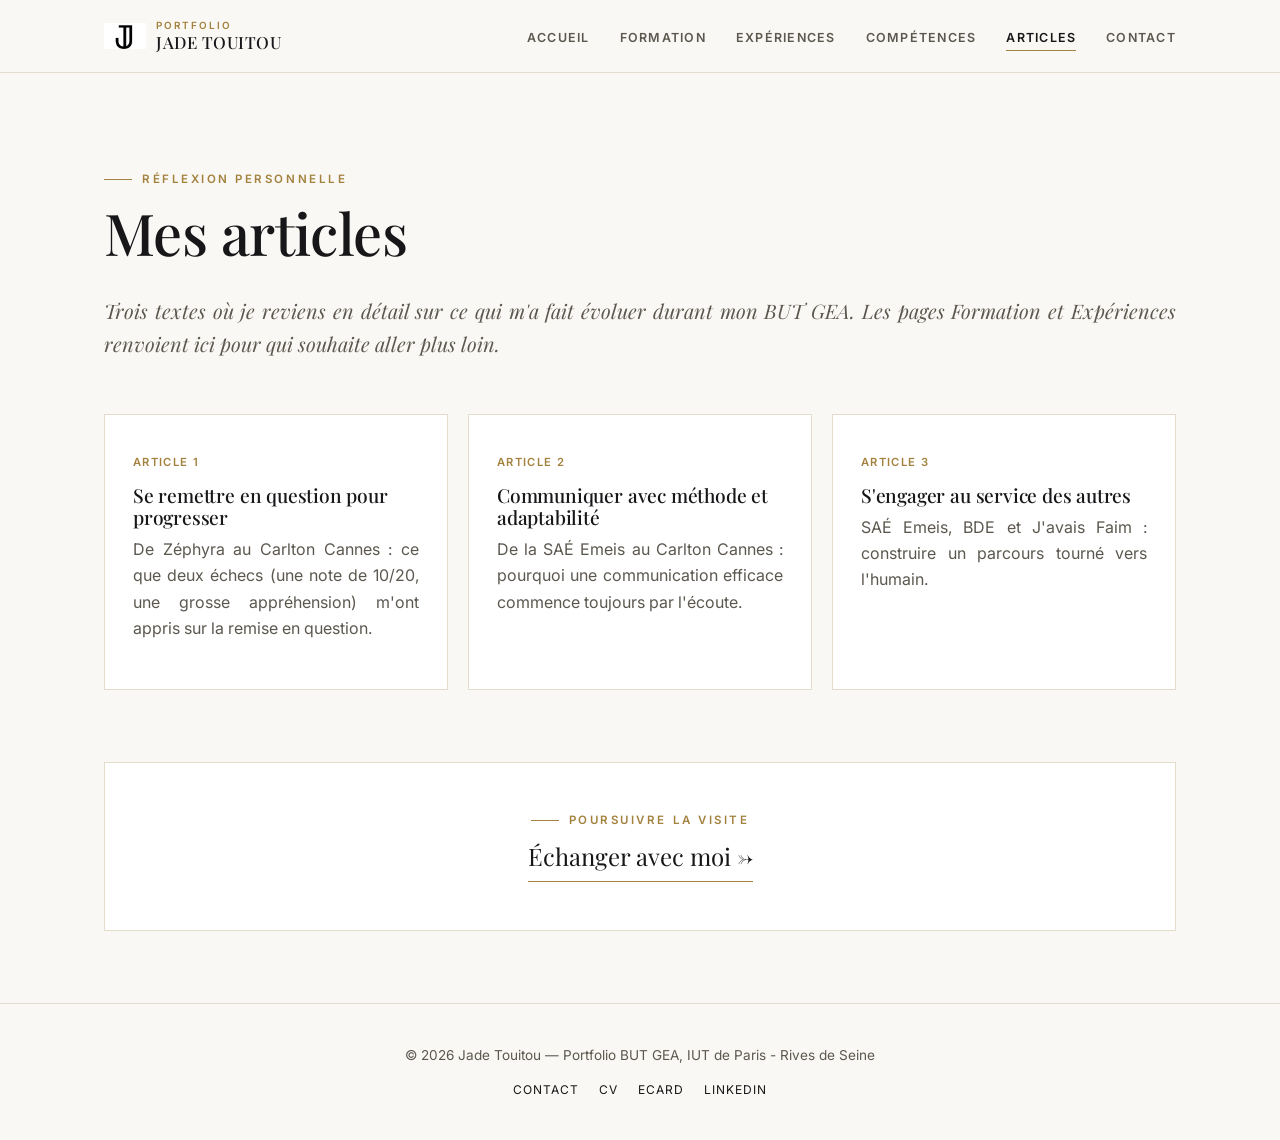
<file: articles.html>
<!doctype html>
<html lang="fr">
<head>
  <meta charset="UTF-8" />
  <meta name="viewport" content="width=device-width, initial-scale=1.0" />
  <title>Articles — Portfolio Jade Touitou</title>
  <meta name="description" content="Trois articles de réflexion personnelle : remise en question, communication et engagement, à travers le parcours de Jade Touitou en BUT GEA." />
  <link rel="preconnect" href="https://fonts.googleapis.com" />
  <link rel="preconnect" href="https://fonts.gstatic.com" crossorigin />
  <link href="https://fonts.googleapis.com/css2?family=Playfair+Display:wght@500;600;700&family=Inter:wght@400;500;600;700&display=swap" rel="stylesheet" />
  <link rel="icon" type="image/png" href="assets/img/favicon-tab.png" />
  <link rel="stylesheet" href="assets/css/style.css" />
</head>
<body>

  <header class="site-header">
    <nav class="nav">
      <a href="index.html" class="nav-brand"><img src="assets/img/favicon.png" alt="" /><span class="nav-brand-text"><span class="nav-brand-eyebrow">Portfolio</span><span class="nav-brand-name">Jade Touitou</span></span></a>
      <button class="nav-toggle" aria-label="Ouvrir le menu" aria-expanded="false">
        <span></span><span></span><span></span>
      </button>
      <ul class="nav-links">
        <li><a href="index.html">Accueil</a></li>
        <li><a href="formation.html">Formation</a></li>
        <li><a href="experiences.html">Expériences</a></li>
        <li><a href="competences.html">Compétences</a></li>
        <li><a href="articles.html" aria-current="page">Articles</a></li>
        <li><a href="contact.html">Contact</a></li>
      </ul>
    </nav>
  </header>

  <main>
    <section class="hero" style="padding-bottom: 24px;">
      <div class="container">
        <span class="eyebrow">Réflexion personnelle</span>
        <h1>Mes articles</h1>
        <p class="hero-subtitle">
          Trois textes où je reviens en détail sur ce qui m'a fait évoluer durant mon
          BUT GEA. Les pages Formation et Expériences renvoient ici pour qui souhaite
          aller plus loin.
        </p>
      </div>
    </section>

    <section class="section" style="padding-top: 0;">
      <div class="container">
        <div class="card-grid">

          <a href="article-zephyra.html" class="card">
            <span class="tag">Article 1</span>
            <h3>Se remettre en question pour progresser</h3>
            <p>De Zéphyra au Carlton Cannes : ce que deux échecs (une note de 10/20, une grosse appréhension) m'ont appris sur la remise en question.</p>
          </a>

          <a href="article-communication.html" class="card">
            <span class="tag">Article 2</span>
            <h3>Communiquer avec méthode et adaptabilité</h3>
            <p>De la SAÉ Emeis au Carlton Cannes : pourquoi une communication efficace commence toujours par l'écoute.</p>
          </a>

          <a href="article-engagement.html" class="card">
            <span class="tag">Article 3</span>
            <h3>S'engager au service des autres</h3>
            <p>SAÉ Emeis, BDE et J'avais Faim : construire un parcours tourné vers l'humain.</p>
          </a>

        </div>
      </div>
    </section>

    <!-- ============ POURSUIVRE LA VISITE ============ -->
    <section class="section next-step">
      <div class="container">
        <div class="next-step-box">
          <span class="eyebrow">Poursuivre la visite</span>
          <a href="contact.html" class="next-step-link">Échanger avec moi →</a>
        </div>
      </div>
    </section>
  </main>

  <footer class="site-footer">
    <div class="container">
      <p>© <span id="year"></span> Jade Touitou — Portfolio BUT GEA, IUT de Paris - Rives de Seine</p>
      <div class="footer-links">
        <a href="contact.html">Contact</a>
        <a href="assets/img/cv-jade-touitou.pdf">CV</a>
        <a href="ecard.html">eCard</a>
        <a href="https://www.linkedin.com/in/jade-touitou" target="_blank" rel="noopener">LinkedIn</a>
      </div>
    </div>
  </footer>

  <script src="assets/js/main.js"></script>
  <script>document.getElementById("year").textContent = new Date().getFullYear();</script>
</body>
</html>
</file>
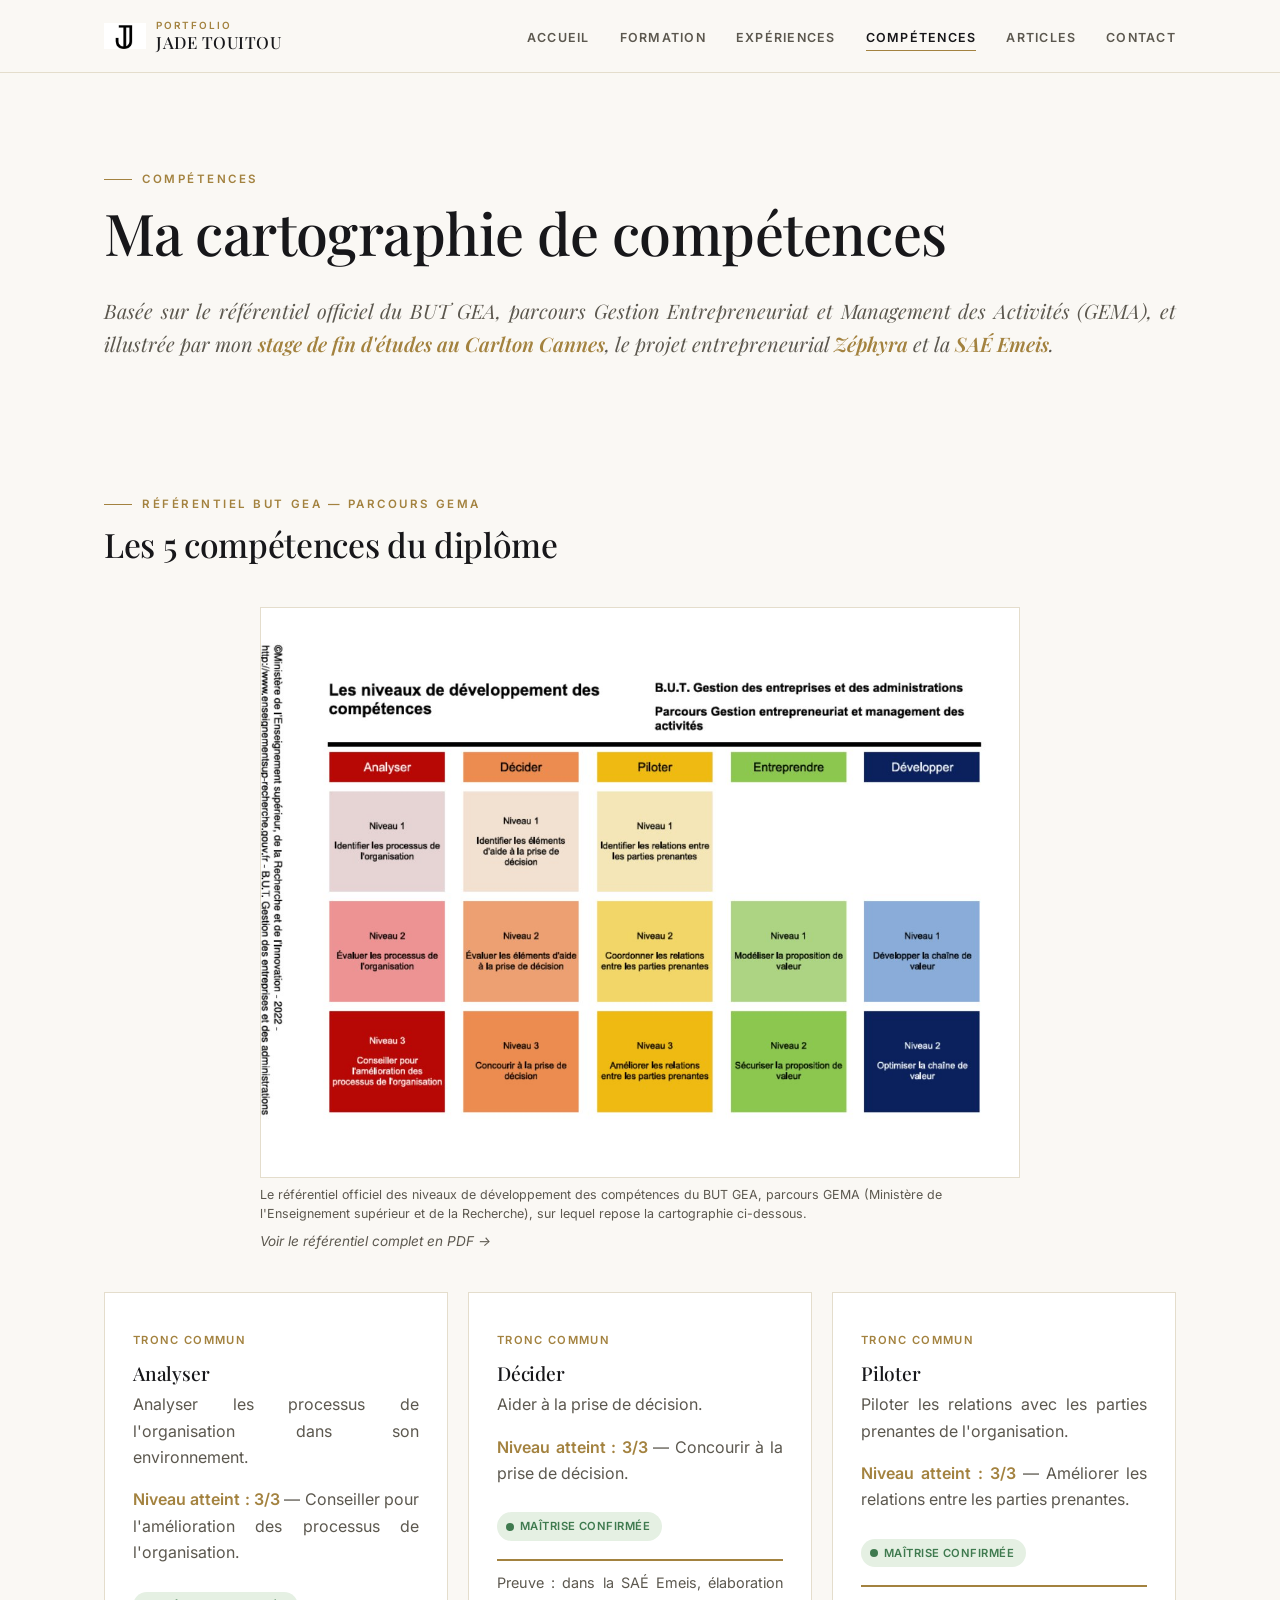
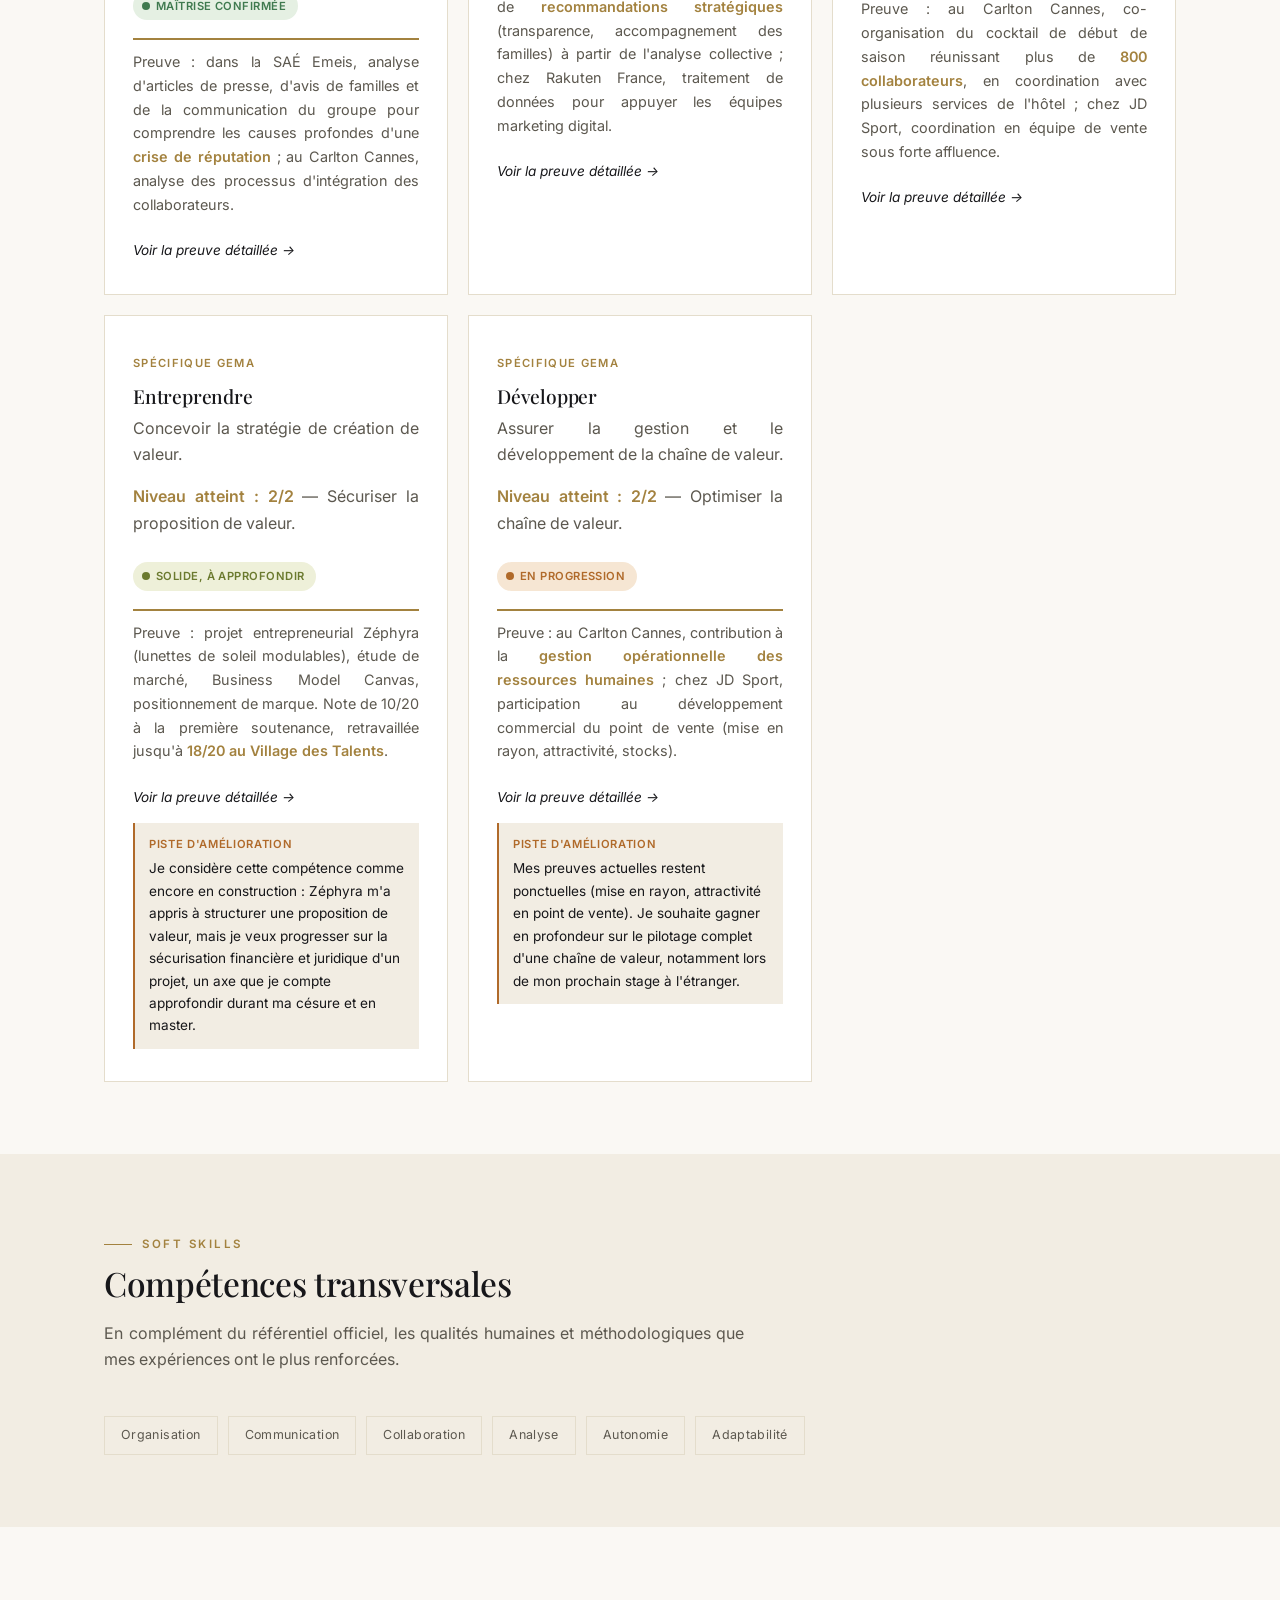
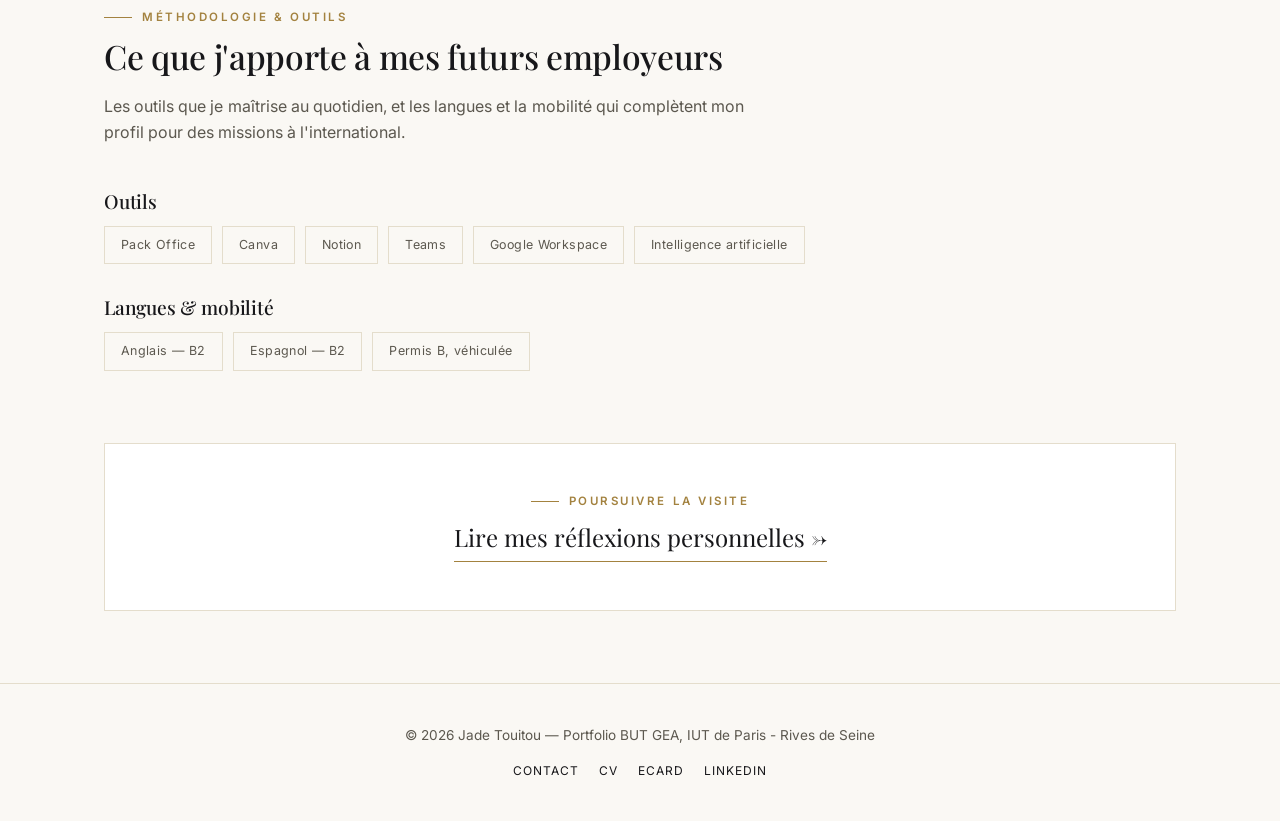
<file: competences.html>
<!doctype html>
<html lang="fr">
<head>
  <meta charset="UTF-8" />
  <meta name="viewport" content="width=device-width, initial-scale=1.0" />
  <title>Compétences — Portfolio Jade Touitou</title>
  <meta name="description" content="Cartographie des compétences de Jade Touitou selon le référentiel officiel du BUT GEA, parcours GEMA, illustrée par des preuves concrètes." />
  <link rel="preconnect" href="https://fonts.googleapis.com" />
  <link rel="preconnect" href="https://fonts.gstatic.com" crossorigin />
  <link href="https://fonts.googleapis.com/css2?family=Playfair+Display:wght@500;600;700&family=Inter:wght@400;500;600;700&display=swap" rel="stylesheet" />
  <link rel="icon" type="image/png" href="assets/img/favicon-tab.png" />
  <link rel="stylesheet" href="assets/css/style.css" />
</head>
<body>

  <header class="site-header">
    <nav class="nav">
      <a href="index.html" class="nav-brand"><img src="assets/img/favicon.png" alt="" /><span class="nav-brand-text"><span class="nav-brand-eyebrow">Portfolio</span><span class="nav-brand-name">Jade Touitou</span></span></a>
      <button class="nav-toggle" aria-label="Ouvrir le menu" aria-expanded="false">
        <span></span><span></span><span></span>
      </button>
      <ul class="nav-links">
        <li><a href="index.html">Accueil</a></li>
        <li><a href="formation.html">Formation</a></li>
        <li><a href="experiences.html">Expériences</a></li>
        <li><a href="competences.html" aria-current="page">Compétences</a></li>
        <li><a href="articles.html">Articles</a></li>
        <li><a href="contact.html">Contact</a></li>
      </ul>
    </nav>
  </header>

  <main>
    <section class="hero" style="padding-bottom: 24px;">
      <div class="container">
        <span class="eyebrow">Compétences</span>
        <h1>Ma cartographie de compétences</h1>
        <p class="hero-subtitle">
          Basée sur le référentiel officiel du BUT GEA, parcours Gestion Entrepreneuriat
          et Management des Activités (GEMA), et illustrée par mon
          <strong>stage de fin d'études au Carlton Cannes</strong>, le projet
          entrepreneurial <strong>Zéphyra</strong> et la <strong>SAÉ Emeis</strong>.
        </p>
      </div>
    </section>

    <!-- ============ COMPÉTENCES CLÉS (référentiel GEMA) ============ -->
    <section class="section">
      <div class="container">
        <div class="section-head">
          <span class="eyebrow">Référentiel BUT GEA — Parcours GEMA</span>
          <h2>Les 5 compétences du diplôme</h2>
        </div>

        <figure class="proof-photo" style="max-width: 760px; margin: 0 auto 40px;">
          <span class="proof-photo-frame"><img src="assets/img/preuves/referentiel-niveaux-competences.jpg" alt="Niveaux de développement des compétences — référentiel officiel BUT GEA parcours GEMA" loading="lazy" /></span>
          <figcaption>
            Le référentiel officiel des niveaux de développement des compétences du
            BUT GEA, parcours GEMA (Ministère de l'Enseignement supérieur et de la
            Recherche), sur lequel repose la cartographie ci-dessous.
            <a href="assets/docs/referentiel-competences-gema.pdf" class="read-more" target="_blank">Voir le référentiel complet en PDF →</a>
          </figcaption>
        </figure>

        <div class="skill-map">

          <div class="card skill-card">
            <span class="tag">Tronc commun</span>
            <h3>Analyser</h3>
            <p>Analyser les processus de l'organisation dans son environnement.</p>
            <p><strong>Niveau atteint : 3/3</strong> — Conseiller pour l'amélioration des processus de l'organisation.</p>
            <span class="level-badge level-confirmee">Maîtrise confirmée</span>
            <div class="skill-bar-track">
              <div class="skill-bar-fill" data-value="100"></div>
            </div>
            <p style="margin-top:10px; font-size:0.9rem;">
              Preuve : dans la SAÉ Emeis, analyse d'articles de presse, d'avis de
              familles et de la communication du groupe pour comprendre les causes
              profondes d'une <strong>crise de réputation</strong> ; au Carlton Cannes,
              analyse des processus d'intégration des collaborateurs.
            </p>
            <a href="article-communication.html" class="read-more">Voir la preuve détaillée →</a>
          </div>

          <div class="card skill-card">
            <span class="tag">Tronc commun</span>
            <h3>Décider</h3>
            <p>Aider à la prise de décision.</p>
            <p><strong>Niveau atteint : 3/3</strong> — Concourir à la prise de décision.</p>
            <span class="level-badge level-confirmee">Maîtrise confirmée</span>
            <div class="skill-bar-track">
              <div class="skill-bar-fill" data-value="100"></div>
            </div>
            <p style="margin-top:10px; font-size:0.9rem;">
              Preuve : dans la SAÉ Emeis, élaboration de
              <strong> recommandations stratégiques</strong> (transparence,
              accompagnement des familles) à partir de l'analyse collective ; chez
              Rakuten France, traitement de données pour appuyer les équipes marketing
              digital.
            </p>
            <a href="article-communication.html" class="read-more">Voir la preuve détaillée →</a>
          </div>

          <div class="card skill-card">
            <span class="tag">Tronc commun</span>
            <h3>Piloter</h3>
            <p>Piloter les relations avec les parties prenantes de l'organisation.</p>
            <p><strong>Niveau atteint : 3/3</strong> — Améliorer les relations entre les parties prenantes.</p>
            <span class="level-badge level-confirmee">Maîtrise confirmée</span>
            <div class="skill-bar-track">
              <div class="skill-bar-fill" data-value="100"></div>
            </div>
            <p style="margin-top:10px; font-size:0.9rem;">
              Preuve : au Carlton Cannes, co-organisation du cocktail de début de saison
              réunissant plus de <strong>800 collaborateurs</strong>, en coordination
              avec plusieurs services de l'hôtel ; chez JD Sport, coordination en équipe
              de vente sous forte affluence.
            </p>
            <a href="article-zephyra.html" class="read-more">Voir la preuve détaillée →</a>
          </div>

          <div class="card skill-card">
            <span class="tag">Spécifique GEMA</span>
            <h3>Entreprendre</h3>
            <p>Concevoir la stratégie de création de valeur.</p>
            <p><strong>Niveau atteint : 2/2</strong> — Sécuriser la proposition de valeur.</p>
            <span class="level-badge level-solide">Solide, à approfondir</span>
            <div class="skill-bar-track">
              <div class="skill-bar-fill" data-value="100"></div>
            </div>
            <p style="margin-top:10px; font-size:0.9rem;">
              Preuve : projet entrepreneurial Zéphyra (lunettes de soleil modulables),
              étude de marché, Business Model Canvas, positionnement de marque. Note de
              10/20 à la première soutenance, retravaillée jusqu'à
              <strong> 18/20 au Village des Talents</strong>.
            </p>
            <a href="article-zephyra.html" class="read-more">Voir la preuve détaillée →</a>
            <div class="improvement-note">
              <strong>Piste d'amélioration</strong>
              Je considère cette compétence comme encore en construction : Zéphyra m'a
              appris à structurer une proposition de valeur, mais je veux progresser sur
              la sécurisation financière et juridique d'un projet, un axe que je
              compte approfondir durant ma césure et en master.
            </div>
          </div>

          <div class="card skill-card">
            <span class="tag">Spécifique GEMA</span>
            <h3>Développer</h3>
            <p>Assurer la gestion et le développement de la chaîne de valeur.</p>
            <p><strong>Niveau atteint : 2/2</strong> — Optimiser la chaîne de valeur.</p>
            <span class="level-badge level-progression">En progression</span>
            <div class="skill-bar-track">
              <div class="skill-bar-fill" data-value="100"></div>
            </div>
            <p style="margin-top:10px; font-size:0.9rem;">
              Preuve : au Carlton Cannes, contribution à la
              <strong> gestion opérationnelle des ressources humaines</strong> ; chez JD
              Sport, participation au développement commercial du point de vente (mise
              en rayon, attractivité, stocks).
            </p>
            <a href="article-zephyra.html" class="read-more">Voir la preuve détaillée →</a>
            <div class="improvement-note">
              <strong>Piste d'amélioration</strong>
              Mes preuves actuelles restent ponctuelles (mise en rayon, attractivité en
              point de vente). Je souhaite gagner en profondeur sur le pilotage complet
              d'une chaîne de valeur, notamment lors de mon prochain stage à l'étranger.
            </div>
          </div>

        </div>
      </div>
    </section>

    <!-- ============ COMPÉTENCES TRANSVERSALES ============ -->
    <section class="section section-alt">
      <div class="container">
        <div class="section-head">
          <span class="eyebrow">Soft skills</span>
          <h2>Compétences transversales</h2>
          <p>
            En complément du référentiel officiel, les qualités humaines et
            méthodologiques que mes expériences ont le plus renforcées.
          </p>
        </div>
        <ul class="pill-list">
          <li>Organisation</li>
          <li>Communication</li>
          <li>Collaboration</li>
          <li>Analyse</li>
          <li>Autonomie</li>
          <li>Adaptabilité</li>
        </ul>
      </div>
    </section>

    <!-- ============ OUTILS & LANGUES ============ -->
    <section class="section">
      <div class="container">
        <div class="section-head">
          <span class="eyebrow">Méthodologie &amp; outils</span>
          <h2>Ce que j'apporte à mes futurs employeurs</h2>
          <p>
            Les outils que je maîtrise au quotidien, et les langues et la mobilité qui
            complètent mon profil pour des missions à l'international.
          </p>
        </div>

        <h3 style="margin-bottom: 14px;">Outils</h3>
        <ul class="pill-list" style="margin-bottom: 32px;">
          <li>Pack Office</li>
          <li>Canva</li>
          <li>Notion</li>
          <li>Teams</li>
          <li>Google Workspace</li>
          <li>Intelligence artificielle</li>
        </ul>

        <h3 style="margin-bottom: 14px;">Langues &amp; mobilité</h3>
        <ul class="pill-list">
          <li>Anglais — B2</li>
          <li>Espagnol — B2</li>
          <li>Permis B, véhiculée</li>
        </ul>
      </div>
    </section>

    <!-- ============ POURSUIVRE LA VISITE ============ -->
    <section class="section next-step">
      <div class="container">
        <div class="next-step-box">
          <span class="eyebrow">Poursuivre la visite</span>
          <a href="articles.html" class="next-step-link">Lire mes réflexions personnelles →</a>
        </div>
      </div>
    </section>
  </main>

  <footer class="site-footer">
    <div class="container">
      <p>© <span id="year"></span> Jade Touitou — Portfolio BUT GEA, IUT de Paris - Rives de Seine</p>
      <div class="footer-links">
        <a href="contact.html">Contact</a>
        <a href="assets/img/cv-jade-touitou.pdf">CV</a>
        <a href="ecard.html">eCard</a>
        <a href="https://www.linkedin.com/in/jade-touitou" target="_blank" rel="noopener">LinkedIn</a>
      </div>
    </div>
  </footer>

  <script src="assets/js/main.js"></script>
  <script>document.getElementById("year").textContent = new Date().getFullYear();</script>
</body>
</html>
</file>
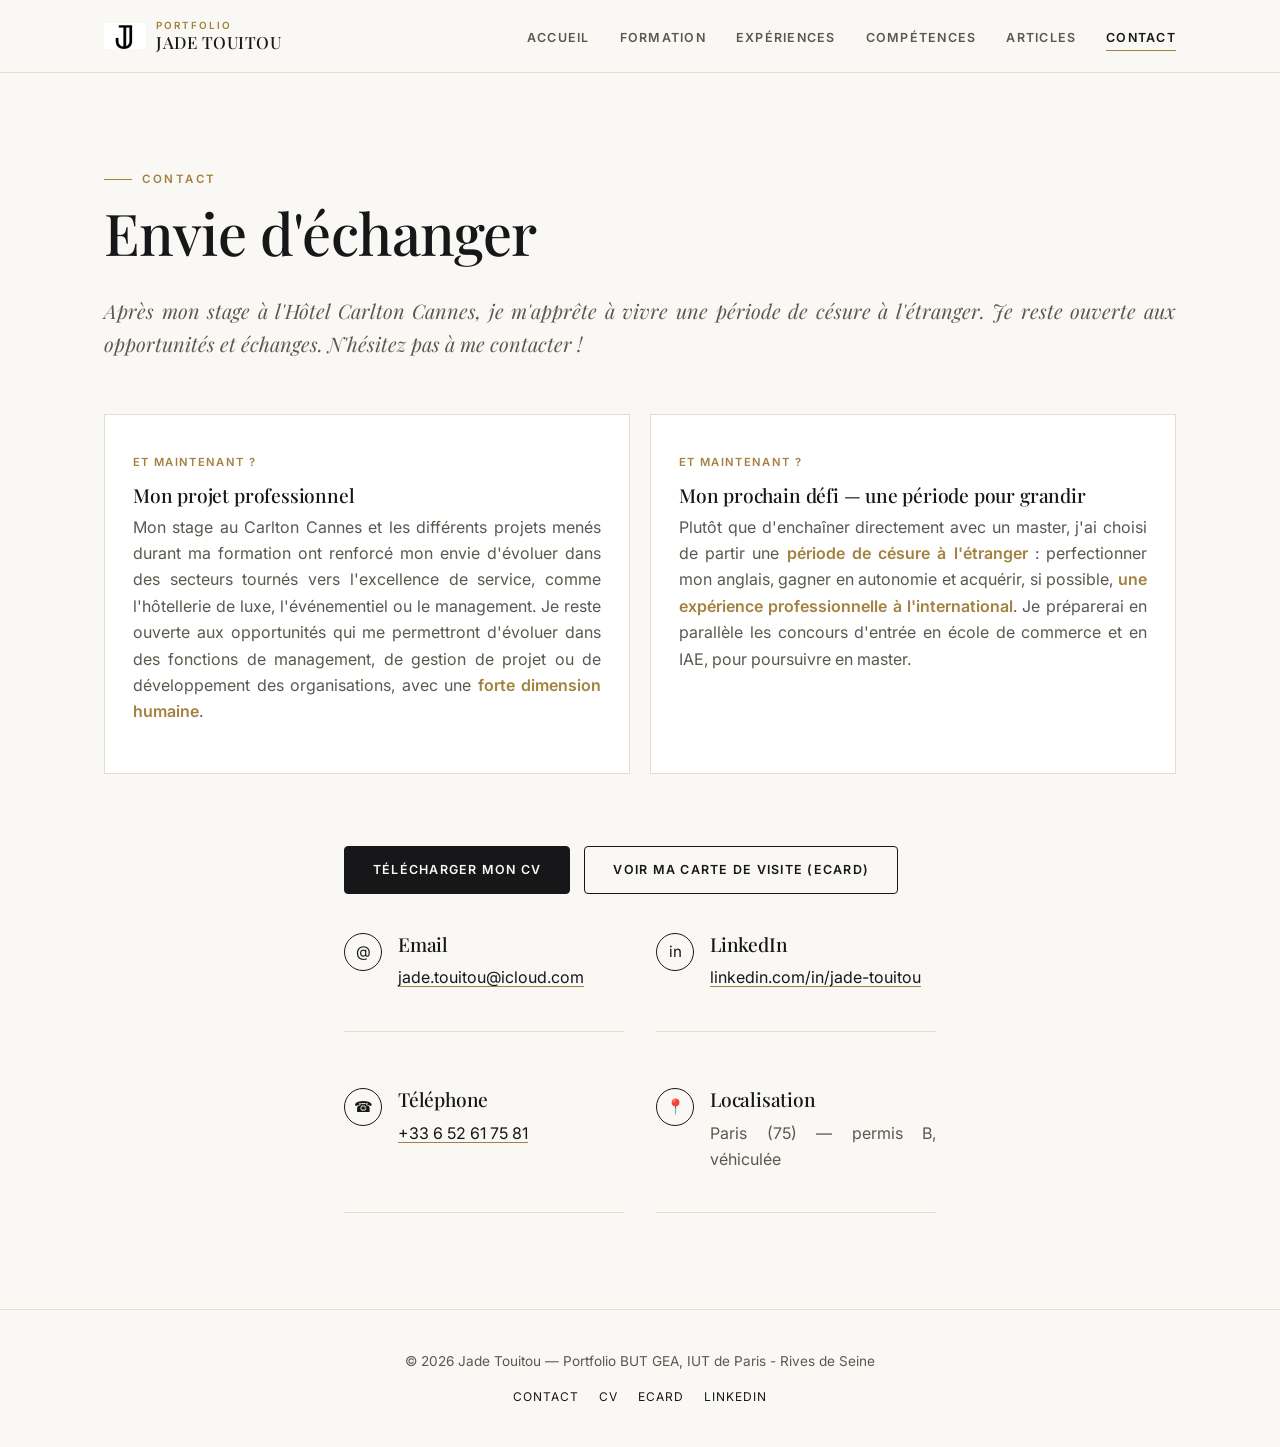
<file: contact.html>
<!doctype html>
<html lang="fr">
<head>
  <meta charset="UTF-8" />
  <meta name="viewport" content="width=device-width, initial-scale=1.0" />
  <title>Contact — Portfolio Jade Touitou</title>
  <meta name="description" content="Contactez Jade Touitou, étudiante en BUT Gestion des Entreprises et des Administrations, parcours GEMA." />
  <link rel="preconnect" href="https://fonts.googleapis.com" />
  <link rel="preconnect" href="https://fonts.gstatic.com" crossorigin />
  <link href="https://fonts.googleapis.com/css2?family=Playfair+Display:wght@500;600;700&family=Inter:wght@400;500;600;700&display=swap" rel="stylesheet" />
  <link rel="icon" type="image/png" href="assets/img/favicon-tab.png" />
  <link rel="stylesheet" href="assets/css/style.css" />
</head>
<body>

  <header class="site-header">
    <nav class="nav">
      <a href="index.html" class="nav-brand"><img src="assets/img/favicon.png" alt="" /><span class="nav-brand-text"><span class="nav-brand-eyebrow">Portfolio</span><span class="nav-brand-name">Jade Touitou</span></span></a>
      <button class="nav-toggle" aria-label="Ouvrir le menu" aria-expanded="false">
        <span></span><span></span><span></span>
      </button>
      <ul class="nav-links">
        <li><a href="index.html">Accueil</a></li>
        <li><a href="formation.html">Formation</a></li>
        <li><a href="experiences.html">Expériences</a></li>
        <li><a href="competences.html">Compétences</a></li>
        <li><a href="articles.html">Articles</a></li>
        <li><a href="contact.html" aria-current="page">Contact</a></li>
      </ul>
    </nav>
  </header>

  <main>
    <section class="hero" style="padding-bottom: 24px;">
      <div class="container">
        <span class="eyebrow">Contact</span>
        <h1>Envie d'échanger</h1>
        <p class="hero-subtitle">
          Après mon stage à l'Hôtel Carlton Cannes, je m'apprête à vivre une période de
          césure à l'étranger. Je reste ouverte aux opportunités et échanges.
          N'hésitez pas à me contacter !
        </p>
      </div>
    </section>

    <!-- ============ ET MAINTENANT ============ -->
    <section class="section" style="padding-top: 0;">
      <div class="container">
        <div class="card-grid">
          <div class="card">
            <span class="tag">Et maintenant ?</span>
            <h3>Mon projet professionnel</h3>
            <p>
              Mon stage au Carlton Cannes et les différents projets menés durant ma
              formation ont renforcé mon envie d'évoluer dans des secteurs tournés vers
              l'excellence de service, comme l'hôtellerie de luxe, l'événementiel ou le
              management. Je reste ouverte aux opportunités qui me permettront
              d'évoluer dans des fonctions de management, de gestion de projet ou de
              développement des organisations, avec une <strong>forte dimension
              humaine</strong>.
            </p>
          </div>
          <div class="card">
            <span class="tag">Et maintenant ?</span>
            <h3>Mon prochain défi — une période pour grandir</h3>
            <p>
              Plutôt que d'enchaîner directement avec un master, j'ai choisi de partir
              une <strong>période de césure à l'étranger</strong> : perfectionner mon
              anglais, gagner en autonomie et acquérir, si possible,
              <strong> une expérience professionnelle à l'international</strong>. Je
              préparerai en parallèle les concours d'entrée en école de commerce et en
              IAE, pour poursuivre en master.
            </p>
          </div>
        </div>
      </div>
    </section>

    <section class="section" style="padding-top: 0;">
      <div class="container" style="max-width: 640px;">

        <div class="cta-row" style="margin-top: 0; margin-bottom: 2.4em;">
          <a href="assets/img/cv-jade-touitou.pdf" class="btn btn-primary" download>Télécharger mon CV</a>
          <a href="ecard.html" class="btn btn-outline">Voir ma carte de visite (eCard)</a>
        </div>

        <div class="contact-grid">
          <div class="contact-item">
            <div class="contact-icon">@</div>
            <div>
              <h3>Email</h3>
              <p><a href="mailto:jade.touitou@icloud.com">jade.touitou@icloud.com</a></p>
            </div>
          </div>

          <div class="contact-item">
            <div class="contact-icon">in</div>
            <div>
              <h3>LinkedIn</h3>
              <p><a href="https://www.linkedin.com/in/jade-touitou" target="_blank" rel="noopener">linkedin.com/in/jade-touitou</a></p>
            </div>
          </div>

          <div class="contact-item">
            <div class="contact-icon">☎</div>
            <div>
              <h3>Téléphone</h3>
              <p><a href="tel:+33652617581">+33 6 52 61 75 81</a></p>
            </div>
          </div>

          <div class="contact-item">
            <div class="contact-icon">📍</div>
            <div>
              <h3>Localisation</h3>
              <p>Paris (75) — permis B, véhiculée</p>
            </div>
          </div>
        </div>

      </div>
    </section>
  </main>

  <footer class="site-footer">
    <div class="container">
      <p>© <span id="year"></span> Jade Touitou — Portfolio BUT GEA, IUT de Paris - Rives de Seine</p>
      <div class="footer-links">
        <a href="contact.html">Contact</a>
        <a href="assets/img/cv-jade-touitou.pdf">CV</a>
        <a href="ecard.html">eCard</a>
        <a href="https://www.linkedin.com/in/jade-touitou" target="_blank" rel="noopener">LinkedIn</a>
      </div>
    </div>
  </footer>

  <script src="assets/js/main.js"></script>
  <script>document.getElementById("year").textContent = new Date().getFullYear();</script>
</body>
</html>
</file>
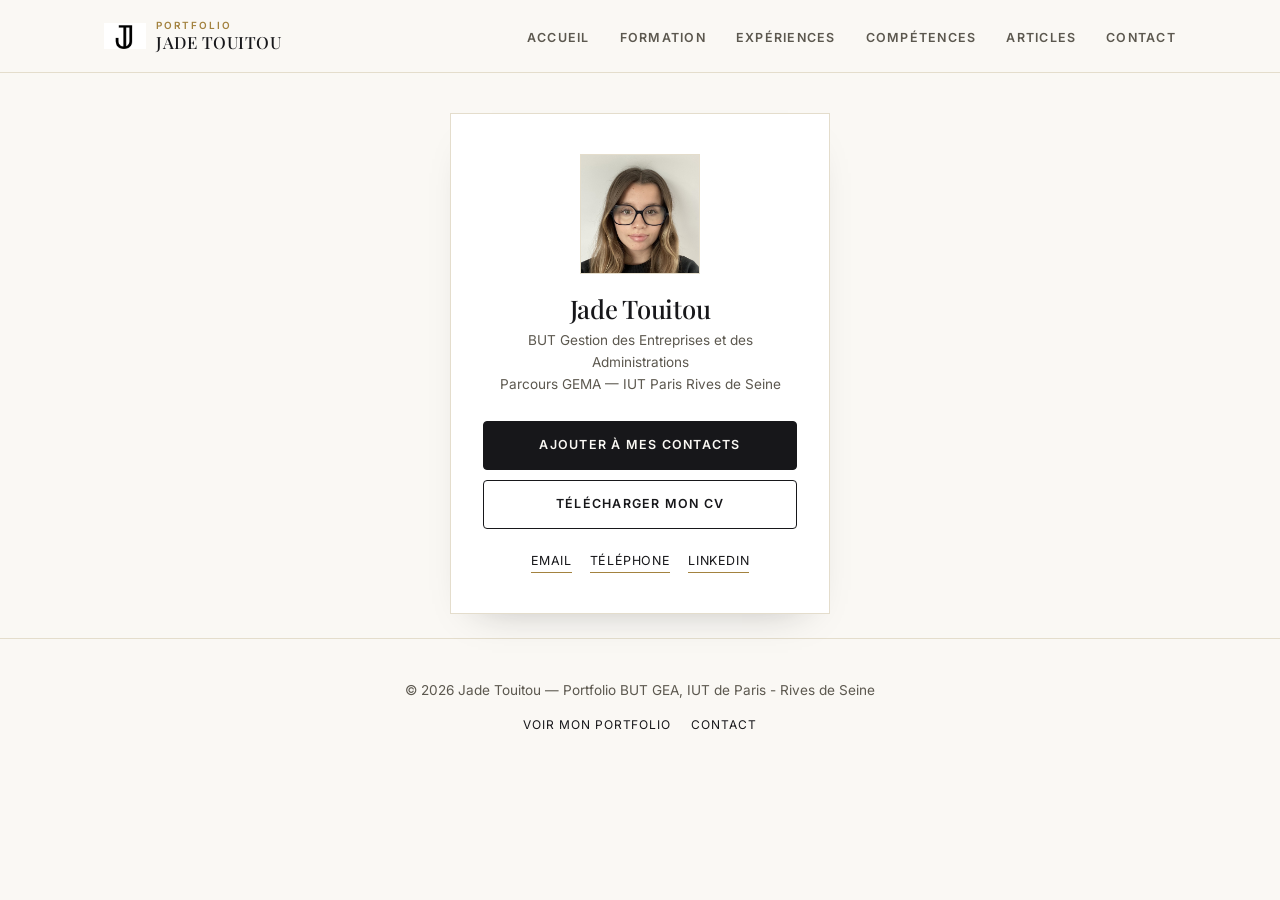
<file: ecard.html>
<!doctype html>
<html lang="fr">
<head>
  <meta charset="UTF-8" />
  <meta name="viewport" content="width=device-width, initial-scale=1.0" />
  <title>Portfolio Jade Touitou — Carte de visite</title>
  <meta name="description" content="Carte de visite numérique de Jade Touitou." />
  <link rel="preconnect" href="https://fonts.googleapis.com" />
  <link rel="preconnect" href="https://fonts.gstatic.com" crossorigin />
  <link href="https://fonts.googleapis.com/css2?family=Playfair+Display:wght@500;600;700&family=Inter:wght@400;500;600;700&display=swap" rel="stylesheet" />
  <link rel="icon" type="image/png" href="assets/img/favicon-tab.png" />
  <link rel="stylesheet" href="assets/css/style.css" />
</head>
<body>

  <header class="site-header">
    <nav class="nav">
      <a href="index.html" class="nav-brand"><img src="assets/img/favicon.png" alt="" /><span class="nav-brand-text"><span class="nav-brand-eyebrow">Portfolio</span><span class="nav-brand-name">Jade Touitou</span></span></a>
      <button class="nav-toggle" aria-label="Ouvrir le menu" aria-expanded="false">
        <span></span><span></span><span></span>
      </button>
      <ul class="nav-links">
        <li><a href="index.html">Accueil</a></li>
        <li><a href="formation.html">Formation</a></li>
        <li><a href="experiences.html">Expériences</a></li>
        <li><a href="competences.html">Compétences</a></li>
        <li><a href="articles.html">Articles</a></li>
        <li><a href="contact.html">Contact</a></li>
      </ul>
    </nav>
  </header>

  <main>
    <div class="ecard-wrap">
      <div class="ecard">
        <div class="ecard-photo">
          <img src="assets/img/photo-profil.jpg" alt="Jade Touitou" />
        </div>
        <h1>Jade Touitou</h1>
        <p class="ecard-title">BUT Gestion des Entreprises et des Administrations<br />Parcours GEMA — IUT Paris Rives de Seine</p>

        <div class="ecard-actions">
          <a href="assets/img/jade-touitou.vcf" class="btn btn-primary" download>Ajouter à mes contacts</a>
          <a href="assets/img/cv-jade-touitou.pdf" class="btn btn-outline" download>Télécharger mon CV</a>
        </div>

        <div class="ecard-links">
          <a href="mailto:jade.touitou@icloud.com">Email</a>
          <a href="tel:+33652617581">Téléphone</a>
          <a href="https://www.linkedin.com/in/jade-touitou" target="_blank" rel="noopener">LinkedIn</a>
        </div>
      </div>
    </div>
  </main>

  <footer class="site-footer">
    <div class="container">
      <p>© <span id="year"></span> Jade Touitou — Portfolio BUT GEA, IUT de Paris - Rives de Seine</p>
      <div class="footer-links">
        <a href="index.html">Voir mon portfolio</a>
        <a href="contact.html">Contact</a>
      </div>
    </div>
  </footer>

  <script src="assets/js/main.js"></script>
  <script>document.getElementById("year").textContent = new Date().getFullYear();</script>
</body>
</html>
</file>
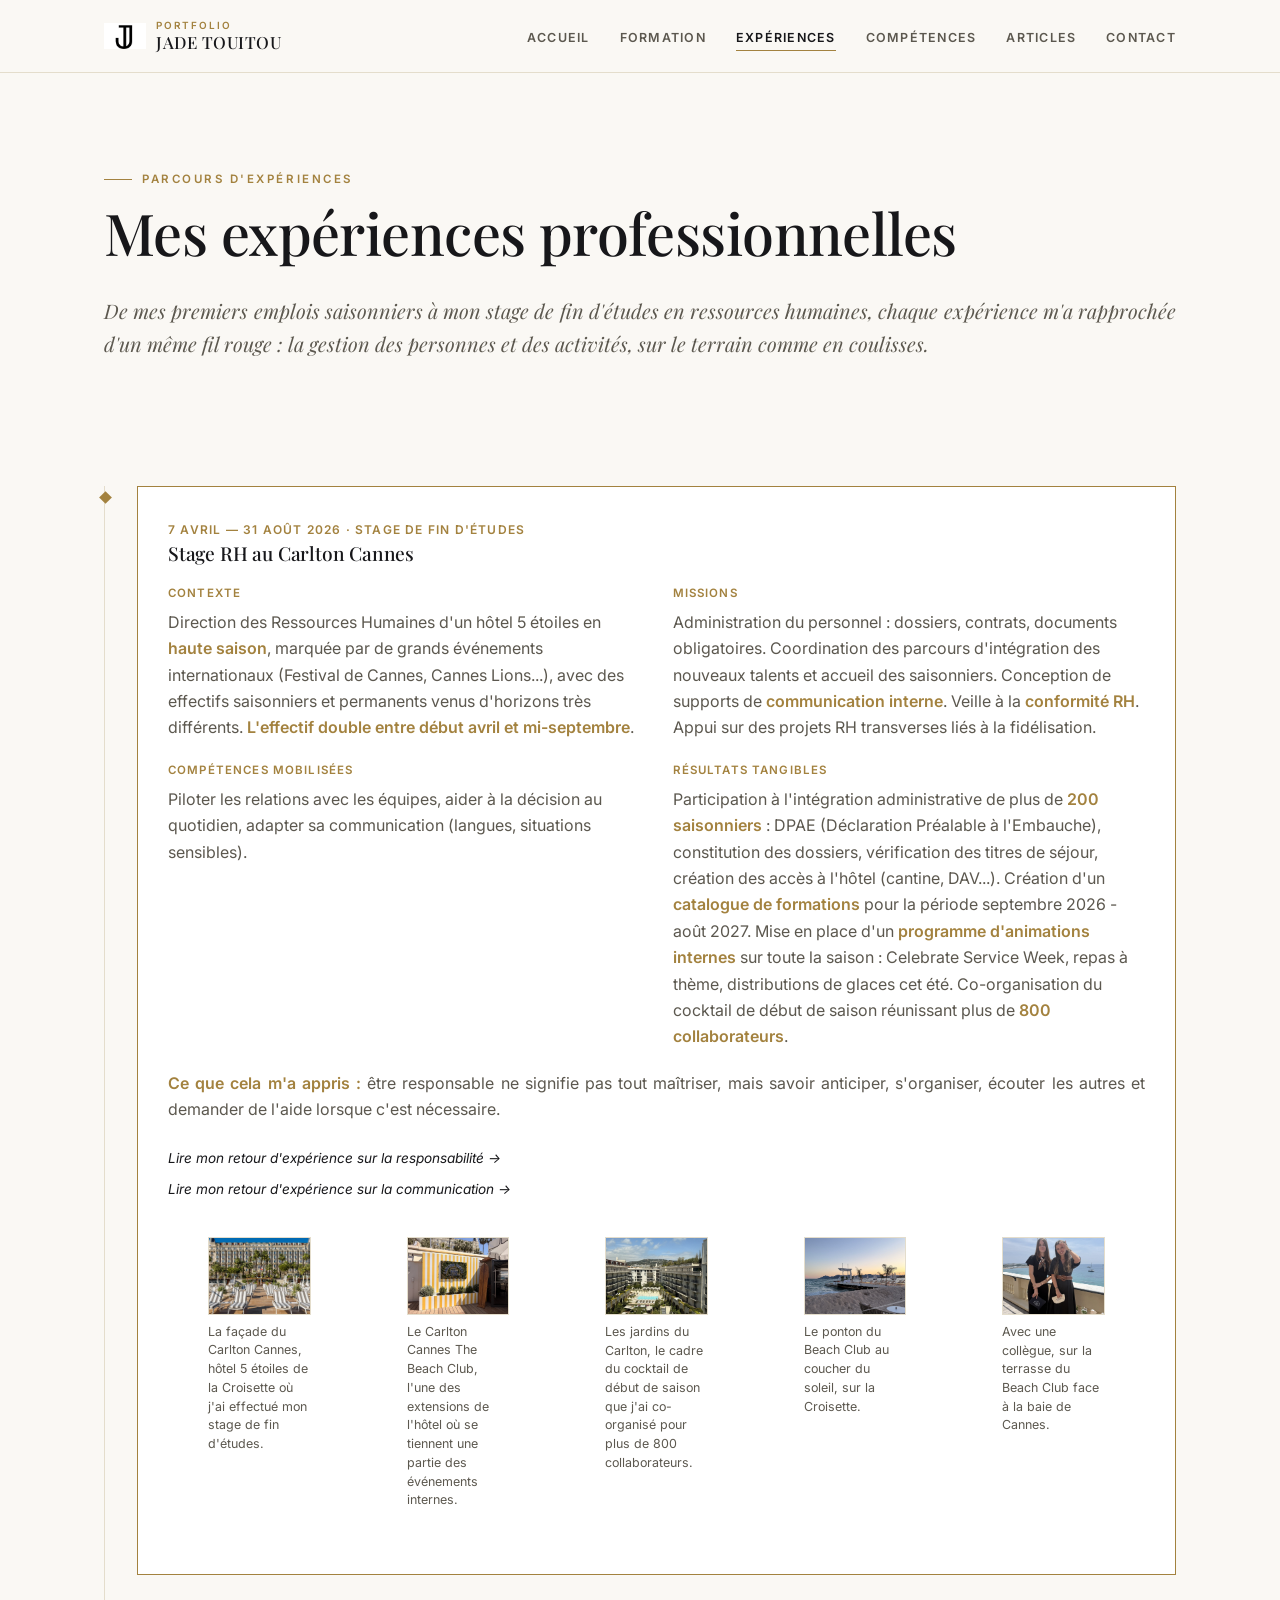
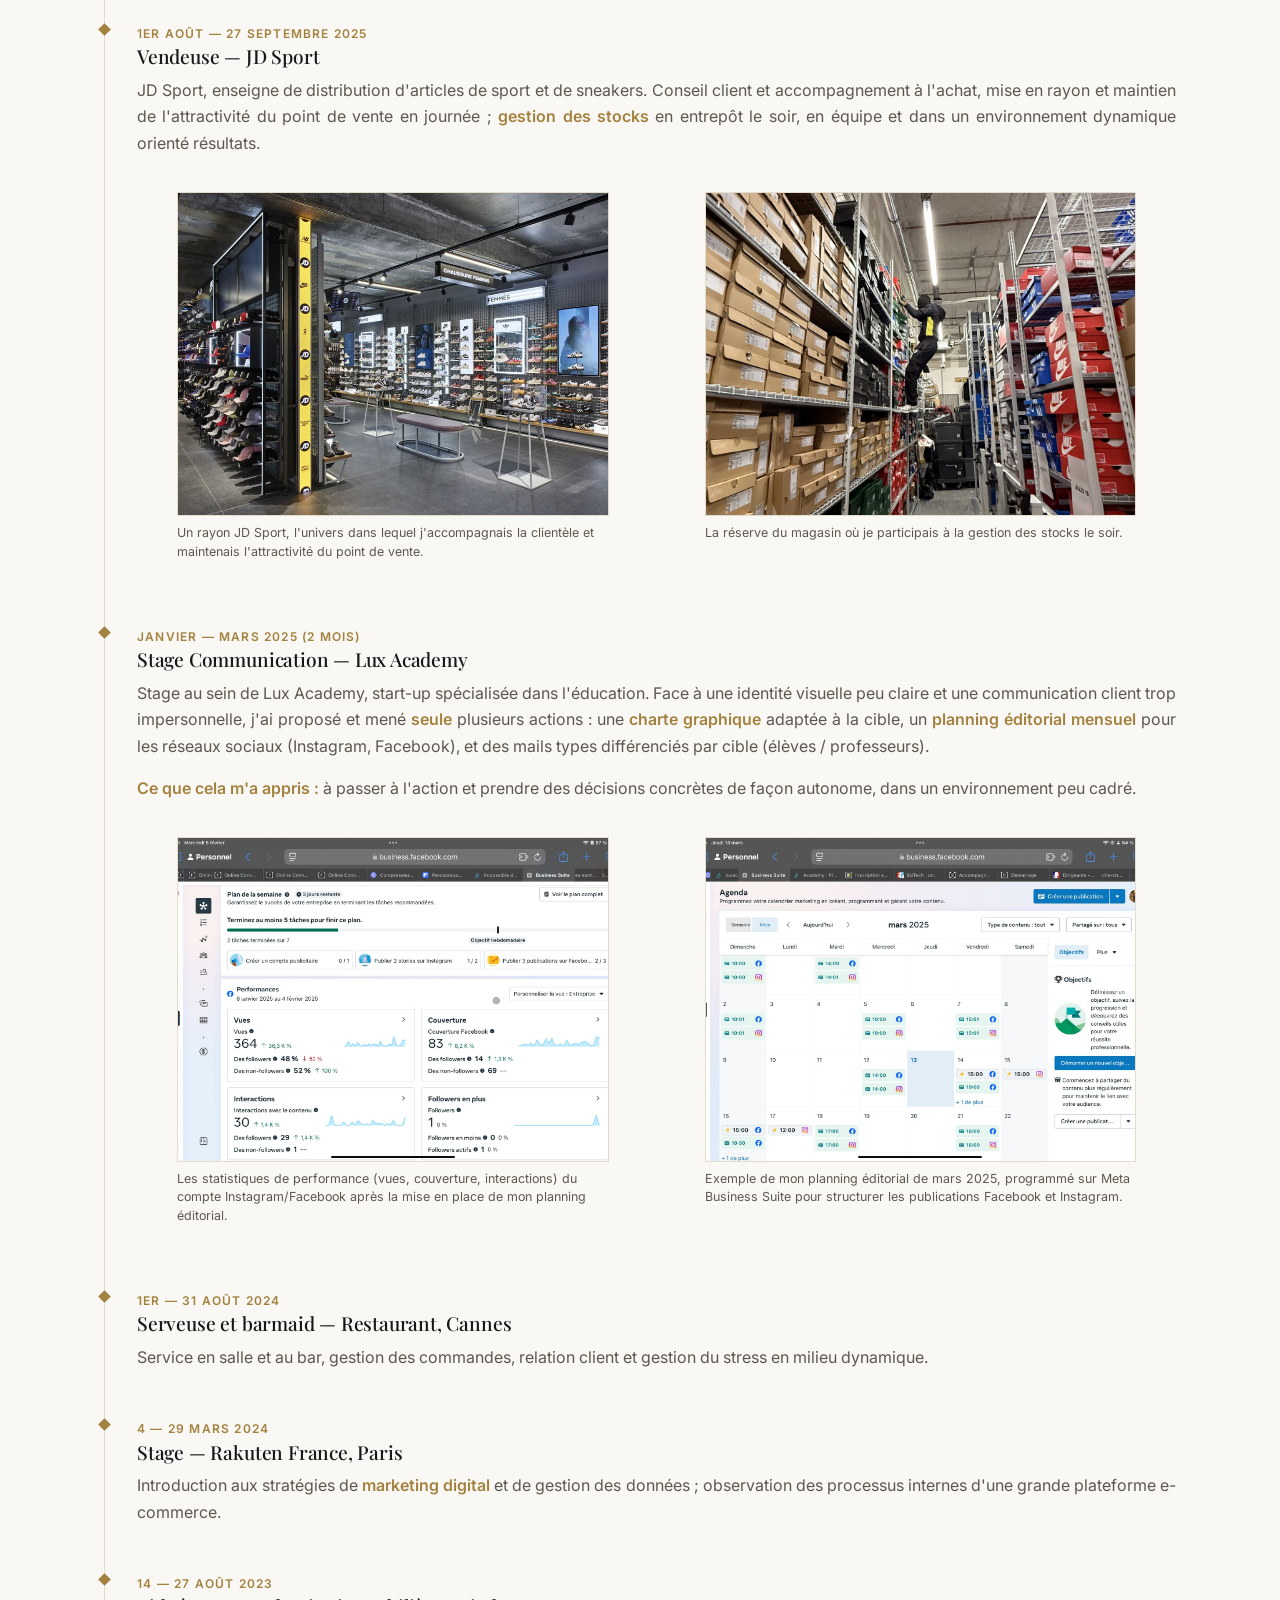
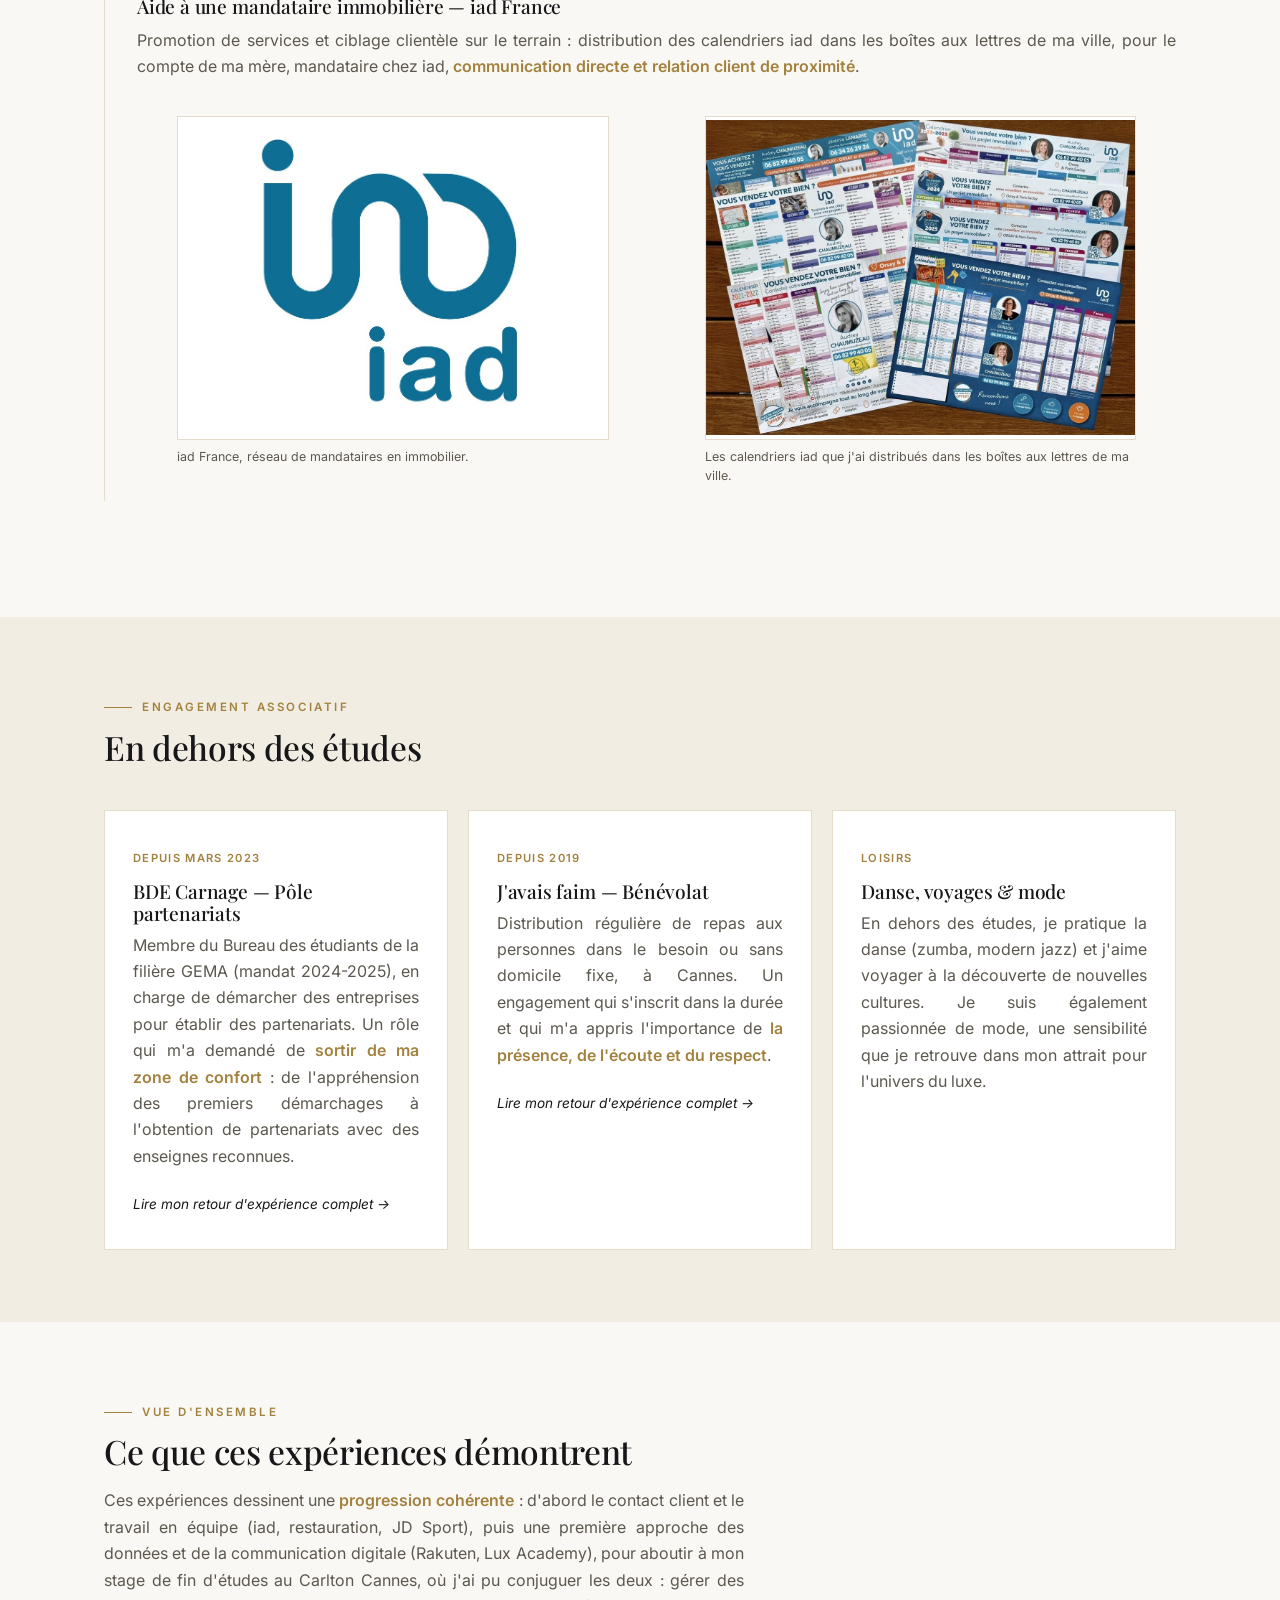
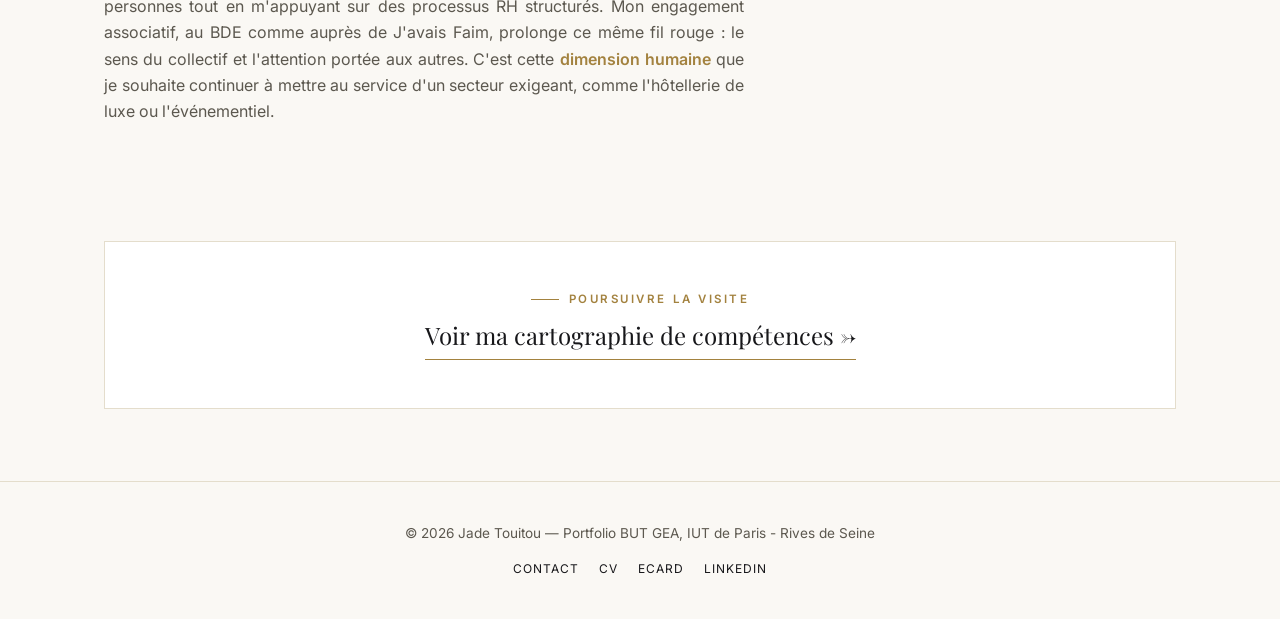
<file: experiences.html>
<!doctype html>
<html lang="fr">
<head>
  <meta charset="UTF-8" />
  <meta name="viewport" content="width=device-width, initial-scale=1.0" />
  <title>Expériences — Portfolio Jade Touitou</title>
  <meta name="description" content="Expériences professionnelles de Jade Touitou : stage de fin d'études au Carlton Cannes, JD Sport, Lux Academy, Rakuten France et iad France." />
  <link rel="preconnect" href="https://fonts.googleapis.com" />
  <link rel="preconnect" href="https://fonts.gstatic.com" crossorigin />
  <link href="https://fonts.googleapis.com/css2?family=Playfair+Display:wght@500;600;700&family=Inter:wght@400;500;600;700&display=swap" rel="stylesheet" />
  <link rel="icon" type="image/png" href="assets/img/favicon-tab.png" />
  <link rel="stylesheet" href="assets/css/style.css" />
</head>
<body>

  <header class="site-header">
    <nav class="nav">
      <a href="index.html" class="nav-brand"><img src="assets/img/favicon.png" alt="" /><span class="nav-brand-text"><span class="nav-brand-eyebrow">Portfolio</span><span class="nav-brand-name">Jade Touitou</span></span></a>
      <button class="nav-toggle" aria-label="Ouvrir le menu" aria-expanded="false">
        <span></span><span></span><span></span>
      </button>
      <ul class="nav-links">
        <li><a href="index.html">Accueil</a></li>
        <li><a href="formation.html">Formation</a></li>
        <li><a href="experiences.html" aria-current="page">Expériences</a></li>
        <li><a href="competences.html">Compétences</a></li>
        <li><a href="articles.html">Articles</a></li>
        <li><a href="contact.html">Contact</a></li>
      </ul>
    </nav>
  </header>

  <main>
    <section class="hero" style="padding-bottom: 24px;">
      <div class="container">
        <span class="eyebrow">Parcours d'expériences</span>
        <h1>Mes expériences professionnelles</h1>
        <p class="hero-subtitle">
          De mes premiers emplois saisonniers à mon stage de fin d'études en ressources
          humaines, chaque expérience m'a rapprochée d'un même fil rouge : la gestion
          des personnes et des activités, sur le terrain comme en coulisses.
        </p>
      </div>
    </section>

    <!-- ============ TIMELINE EXPÉRIENCES ============ -->
    <section class="section">
      <div class="container">
        <div class="timeline">

          <!-- Stage de 3ème année : OBLIGATOIRE pour la partie Compétences -->
          <div class="timeline-item stage">
            <span class="period">7 avril — 31 août 2026 · Stage de fin d'études</span>
            <h3>Stage RH au Carlton Cannes</h3>

            <dl class="detail-grid">
              <div>
                <dt>Contexte</dt>
                <dd>Direction des Ressources Humaines d'un hôtel 5 étoiles en <strong>haute saison</strong>, marquée par de grands événements internationaux (Festival de Cannes, Cannes Lions...), avec des effectifs saisonniers et permanents venus d'horizons très différents. <strong>L'effectif double entre début avril et mi-septembre</strong>.</dd>
              </div>
              <div>
                <dt>Missions</dt>
                <dd>Administration du personnel : dossiers, contrats, documents obligatoires. Coordination des parcours d'intégration des nouveaux talents et accueil des saisonniers. Conception de supports de <strong>communication interne</strong>. Veille à la <strong>conformité RH</strong>. Appui sur des projets RH transverses liés à la fidélisation.</dd>
              </div>
              <div>
                <dt>Compétences mobilisées</dt>
                <dd>Piloter les relations avec les équipes, aider à la décision au quotidien, adapter sa communication (langues, situations sensibles).</dd>
              </div>
              <div>
                <dt>Résultats tangibles</dt>
                <dd>Participation à l'intégration administrative de plus de <strong>200 saisonniers</strong> : DPAE (Déclaration Préalable à l'Embauche), constitution des dossiers, vérification des titres de séjour, création des accès à l'hôtel (cantine, DAV...). Création d'un <strong>catalogue de formations</strong> pour la période septembre 2026 - août 2027. Mise en place d'un <strong>programme d'animations internes</strong> sur toute la saison : Celebrate Service Week, repas à thème, distributions de glaces cet été. Co-organisation du cocktail de début de saison réunissant plus de <strong>800 collaborateurs</strong>.</dd>
              </div>
            </dl>

            <p>
              <strong>Ce que cela m'a appris :</strong> être responsable ne signifie pas
              tout maîtriser, mais savoir anticiper, s'organiser, écouter les autres et
              demander de l'aide lorsque c'est nécessaire.
            </p>

            <a href="article-zephyra.html" class="read-more">Lire mon retour d'expérience sur la responsabilité →</a><br />
            <a href="article-communication.html" class="read-more">Lire mon retour d'expérience sur la communication →</a>

            <div class="proof-gallery">
              <figure class="proof-photo">
                <span class="proof-photo-frame"><img src="assets/img/preuves/carlton-facade.jpg" alt="Façade du Carlton Cannes" loading="lazy" /></span>
                <figcaption>La façade du Carlton Cannes, hôtel 5 étoiles de la Croisette où j'ai effectué mon stage de fin d'études.</figcaption>
              </figure>
              <figure class="proof-photo">
                <span class="proof-photo-frame"><img src="assets/img/preuves/carlton-beach-sign.jpg" alt="Enseigne du Carlton Cannes The Beach Club" loading="lazy" /></span>
                <figcaption>Le Carlton Cannes The Beach Club, l'une des extensions de l'hôtel où se tiennent une partie des événements internes.</figcaption>
              </figure>
              <figure class="proof-photo">
                <span class="proof-photo-frame"><img src="assets/img/preuves/carlton-pool-garden.jpg" alt="Jardins et piscine du Carlton Cannes" loading="lazy" /></span>
                <figcaption>Les jardins du Carlton, le cadre du cocktail de début de saison que j'ai co-organisé pour plus de 800 collaborateurs.</figcaption>
              </figure>
              <figure class="proof-photo">
                <span class="proof-photo-frame"><img src="assets/img/preuves/carlton-beach-sunset.jpg" alt="Ponton du Carlton Cannes The Beach Club au coucher du soleil" loading="lazy" /></span>
                <figcaption>Le ponton du Beach Club au coucher du soleil, sur la Croisette.</figcaption>
              </figure>
              <figure class="proof-photo">
                <span class="proof-photo-frame"><img src="assets/img/preuves/carlton-beach-club-duo.jpg" alt="Jade Touitou avec une collègue au Carlton Cannes The Beach Club" loading="lazy" /></span>
                <figcaption>Avec une collègue, sur la terrasse du Beach Club face à la baie de Cannes.</figcaption>
              </figure>
            </div>
          </div>

          <div class="timeline-item">
            <span class="period">1er août — 27 septembre 2025</span>
            <h3>Vendeuse — JD Sport</h3>
            <p>
              JD Sport, enseigne de distribution d'articles de sport et de sneakers.
              Conseil client et accompagnement à l'achat, mise en rayon et maintien de
              l'attractivité du point de vente en journée ; <strong>gestion des stocks</strong>
              en entrepôt le soir, en équipe et dans un environnement dynamique orienté
              résultats.
            </p>
            <div class="proof-gallery">
              <figure class="proof-photo">
                <span class="proof-photo-frame"><img src="assets/img/preuves/jdsport-rayon.jpg" alt="Rayon d'un magasin JD Sport" loading="lazy" /></span>
                <figcaption>Un rayon JD Sport, l'univers dans lequel j'accompagnais la clientèle et maintenais l'attractivité du point de vente.</figcaption>
              </figure>
              <figure class="proof-photo">
                <span class="proof-photo-frame"><img src="assets/img/preuves/jdsport-entrepot.jpg" alt="Entrepôt JD Sport, gestion des stocks" loading="lazy" /></span>
                <figcaption>La réserve du magasin où je participais à la gestion des stocks le soir.</figcaption>
              </figure>
            </div>
          </div>

          <div class="timeline-item">
            <span class="period">Janvier — Mars 2025 (2 mois)</span>
            <h3>Stage Communication — Lux Academy</h3>
            <p>
              Stage au sein de Lux Academy, start-up spécialisée dans l'éducation.
              Face à une identité visuelle peu claire et une communication client trop
              impersonnelle, j'ai proposé et mené <strong>seule</strong> plusieurs
              actions : une <strong>charte graphique</strong> adaptée à la cible, un
              <strong> planning éditorial mensuel</strong> pour les réseaux sociaux
              (Instagram, Facebook), et des mails types différenciés par cible
              (élèves / professeurs).
            </p>
            <p>
              <strong>Ce que cela m'a appris :</strong> à passer à l'action et prendre des
              décisions concrètes de façon autonome, dans un environnement peu cadré.
            </p>
            <div class="proof-gallery">
              <figure class="proof-photo">
                <span class="proof-photo-frame"><img src="assets/img/preuves/luxacademy-stats.jpg" alt="Statistiques de performance des réseaux sociaux Lux Academy" loading="lazy" /></span>
                <figcaption>Les statistiques de performance (vues, couverture, interactions) du compte Instagram/Facebook après la mise en place de mon planning éditorial.</figcaption>
              </figure>
              <figure class="proof-photo">
                <span class="proof-photo-frame"><img src="assets/img/preuves/luxacademy-calendrier.jpg" alt="Calendrier éditorial Lux Academy sur Meta Business Suite" loading="lazy" /></span>
                <figcaption>Exemple de mon planning éditorial de mars 2025, programmé sur Meta Business Suite pour structurer les publications Facebook et Instagram.</figcaption>
              </figure>
            </div>
          </div>

          <div class="timeline-item">
            <span class="period">1er — 31 août 2024</span>
            <h3>Serveuse et barmaid — Restaurant, Cannes</h3>
            <p>
              Service en salle et au bar, gestion des commandes, relation client et
              gestion du stress en milieu dynamique.
            </p>
          </div>

          <div class="timeline-item">
            <span class="period">4 — 29 mars 2024</span>
            <h3>Stage — Rakuten France, Paris</h3>
            <p>
              Introduction aux stratégies de <strong>marketing digital</strong> et de
              gestion des données ; observation des processus internes d'une grande
              plateforme e-commerce.
            </p>
          </div>

          <div class="timeline-item">
            <span class="period">14 — 27 août 2023</span>
            <h3>Aide à une mandataire immobilière — iad France</h3>
            <p>
              Promotion de services et ciblage clientèle sur le terrain : distribution
              des calendriers iad dans les boîtes aux lettres de ma ville, pour le
              compte de ma mère, mandataire chez iad, <strong>communication directe et
              relation client de proximité</strong>.
            </p>
            <div class="proof-gallery">
              <figure class="proof-photo">
                <span class="proof-photo-frame"><img src="assets/img/preuves/iad-logo.jpg" alt="Logo iad France" loading="lazy" style="object-fit: contain; background: #fff;" /></span>
                <figcaption>iad France, réseau de mandataires en immobilier.</figcaption>
              </figure>
              <figure class="proof-photo">
                <span class="proof-photo-frame"><img src="assets/img/preuves/iad-calendriers.jpg" alt="Calendriers iad distribués dans les boîtes aux lettres" loading="lazy" style="object-fit: contain; background: #fff;" /></span>
                <figcaption>Les calendriers iad que j'ai distribués dans les boîtes aux lettres de ma ville.</figcaption>
              </figure>
            </div>
          </div>

        </div>
      </div>
    </section>

    <!-- ============ ENGAGEMENT ASSOCIATIF ============ -->
    <section class="section section-alt">
      <div class="container">
        <div class="section-head">
          <span class="eyebrow">Engagement associatif</span>
          <h2>En dehors des études</h2>
        </div>
        <div class="card-grid">
          <div class="card">
            <span class="tag">Depuis mars 2023</span>
            <h3>BDE Carnage — Pôle partenariats</h3>
            <p>
              Membre du Bureau des étudiants de la filière GEMA (mandat 2024-2025),
              en charge de démarcher des entreprises pour établir des partenariats.
              Un rôle qui m'a demandé de <strong>sortir de ma zone de confort</strong> :
              de l'appréhension des premiers démarchages à l'obtention de partenariats
              avec des enseignes reconnues.
            </p>
            <a href="article-engagement.html" class="read-more">Lire mon retour d'expérience complet →</a>
          </div>
          <div class="card">
            <span class="tag">Depuis 2019</span>
            <h3>J'avais faim — Bénévolat</h3>
            <p>
              Distribution régulière de repas aux personnes dans le besoin ou sans
              domicile fixe, à Cannes. Un engagement qui s'inscrit dans la durée et qui
              m'a appris l'importance de <strong>la présence, de l'écoute et du
              respect</strong>.
            </p>
            <a href="article-engagement.html" class="read-more">Lire mon retour d'expérience complet →</a>
          </div>
          <div class="card">
            <span class="tag">Loisirs</span>
            <h3>Danse, voyages &amp; mode</h3>
            <p>
              En dehors des études, je pratique la danse (zumba, modern jazz) et j'aime
              voyager à la découverte de nouvelles cultures. Je suis également
              passionnée de mode, une sensibilité que je retrouve dans mon attrait pour
              l'univers du luxe.
            </p>
          </div>
        </div>
      </div>
    </section>

    <!-- ============ DÉMONSTRATION GLOBALE ============ -->
    <section class="section">
      <div class="container">
        <div class="section-head">
          <span class="eyebrow">Vue d'ensemble</span>
          <h2>Ce que ces expériences démontrent</h2>
          <p>
            Ces expériences dessinent une <strong>progression cohérente</strong> :
            d'abord le contact client et le travail en équipe (iad, restauration, JD
            Sport), puis une première approche des données et de la communication
            digitale (Rakuten, Lux Academy), pour aboutir à mon stage de fin d'études au
            Carlton Cannes, où j'ai pu conjuguer les deux : gérer des personnes tout en
            m'appuyant sur des processus RH structurés. Mon engagement associatif, au
            BDE comme auprès de J'avais Faim, prolonge ce même fil rouge : le sens du
            collectif et l'attention portée aux autres. C'est cette
            <strong> dimension humaine</strong> que je souhaite continuer à mettre au
            service d'un secteur exigeant, comme l'hôtellerie de luxe ou l'événementiel.
          </p>
        </div>
      </div>
    </section>

    <!-- ============ POURSUIVRE LA VISITE ============ -->
    <section class="section next-step">
      <div class="container">
        <div class="next-step-box">
          <span class="eyebrow">Poursuivre la visite</span>
          <a href="competences.html" class="next-step-link">Voir ma cartographie de compétences →</a>
        </div>
      </div>
    </section>
  </main>

  <footer class="site-footer">
    <div class="container">
      <p>© <span id="year"></span> Jade Touitou — Portfolio BUT GEA, IUT de Paris - Rives de Seine</p>
      <div class="footer-links">
        <a href="contact.html">Contact</a>
        <a href="assets/img/cv-jade-touitou.pdf">CV</a>
        <a href="ecard.html">eCard</a>
        <a href="https://www.linkedin.com/in/jade-touitou" target="_blank" rel="noopener">LinkedIn</a>
      </div>
    </div>
  </footer>

  <script src="assets/js/main.js"></script>
  <script>document.getElementById("year").textContent = new Date().getFullYear();</script>
</body>
</html>
</file>
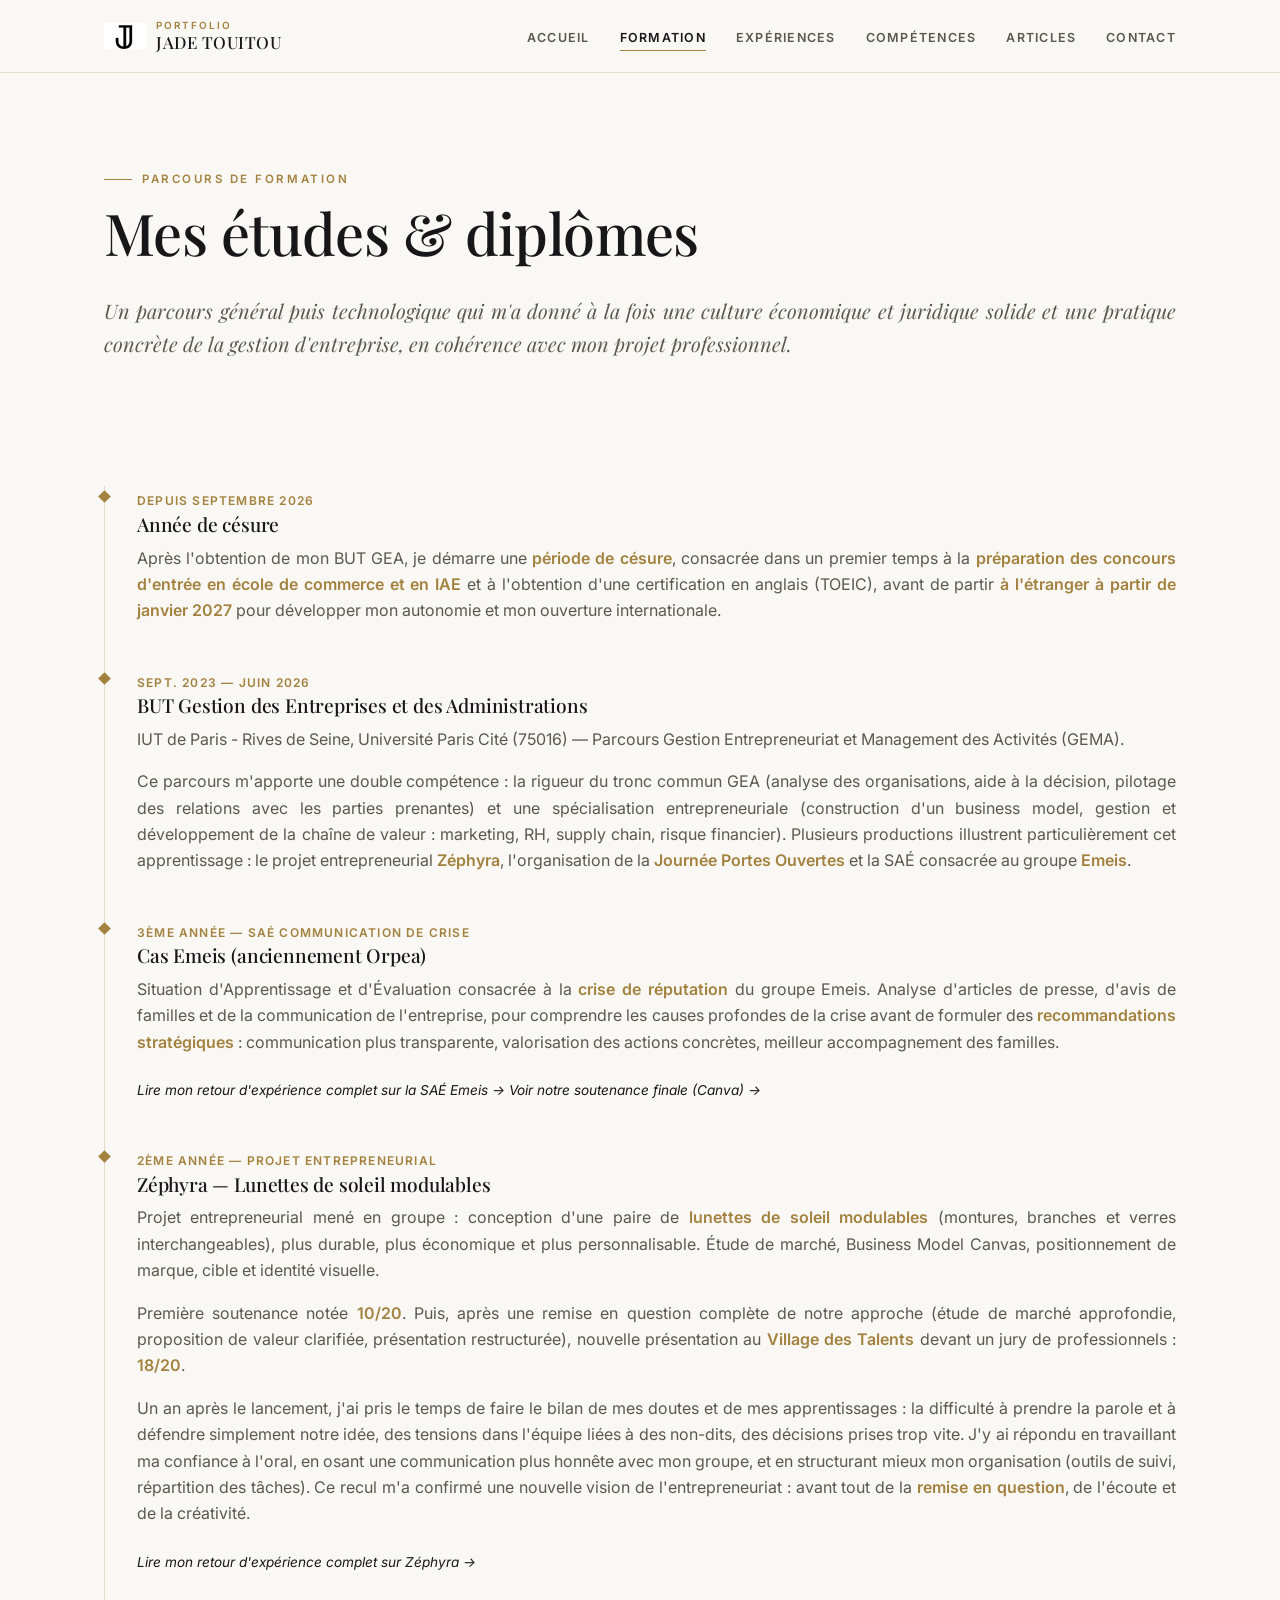
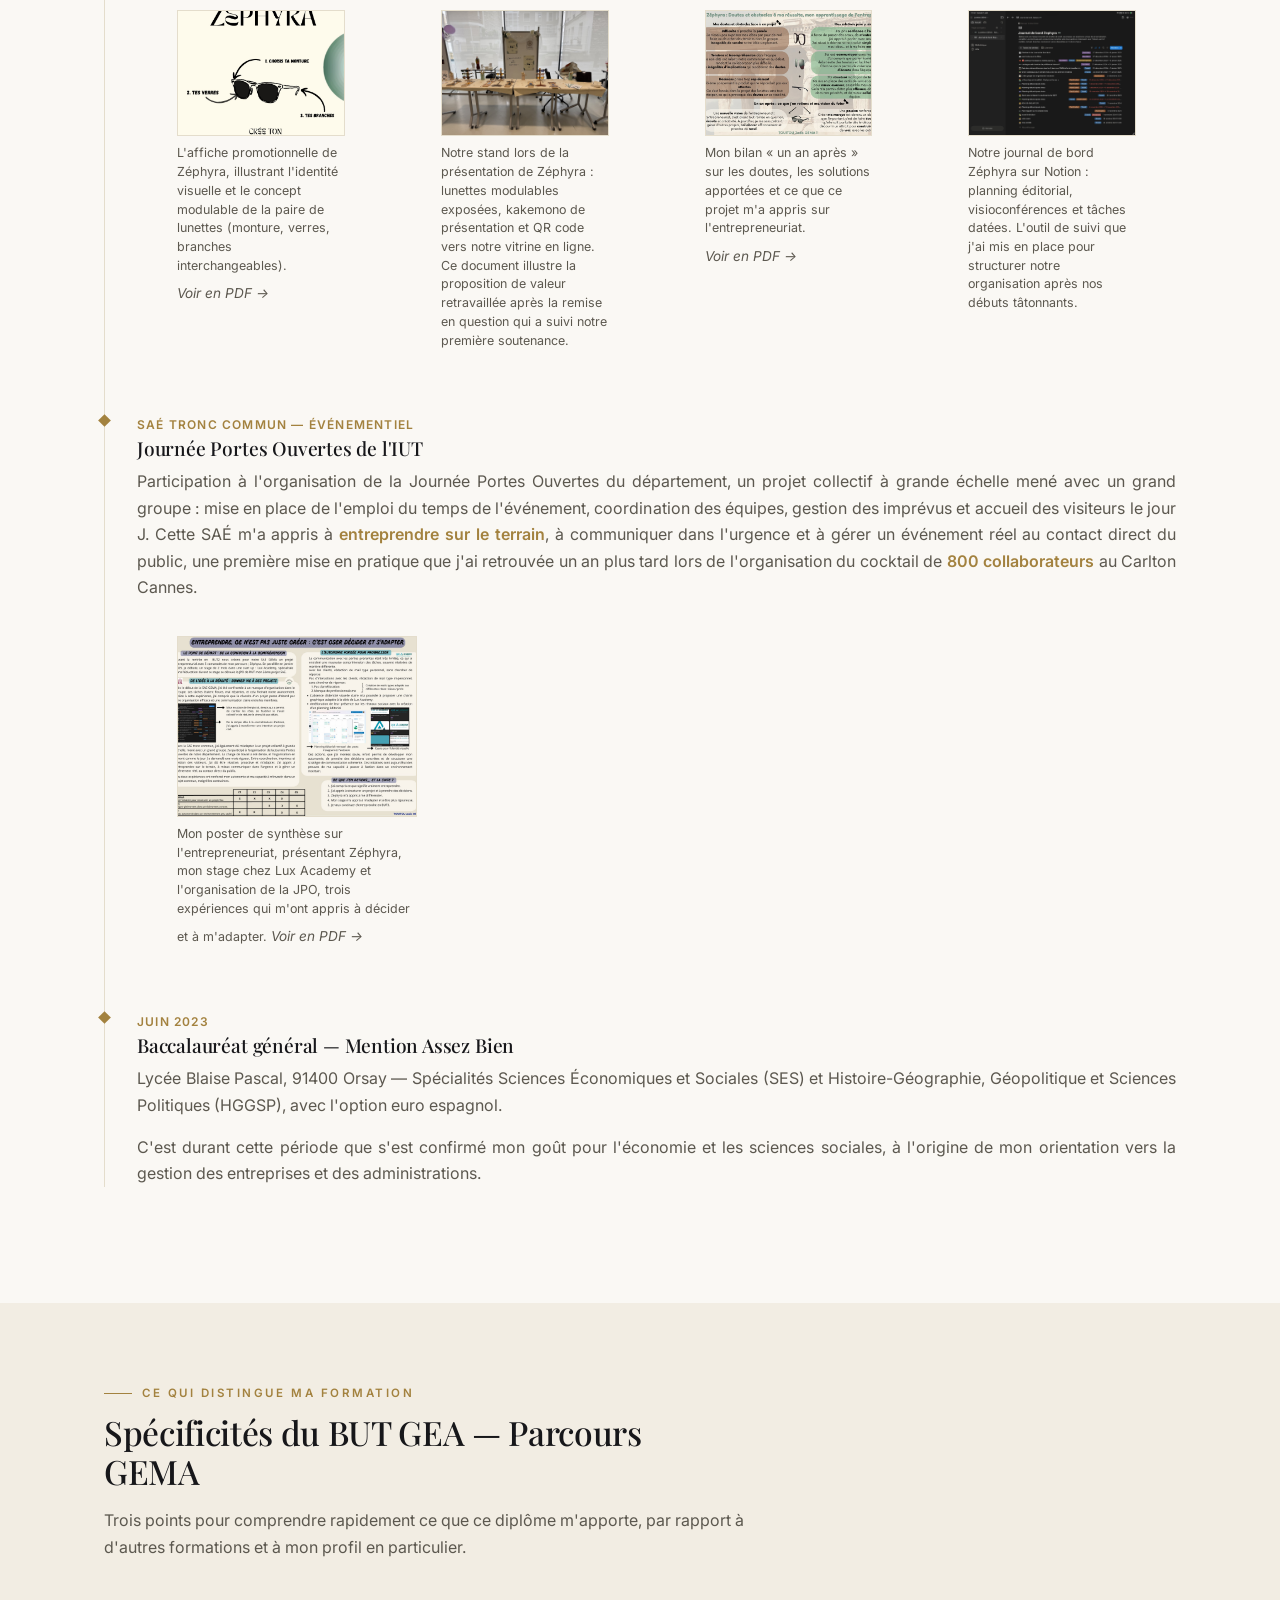
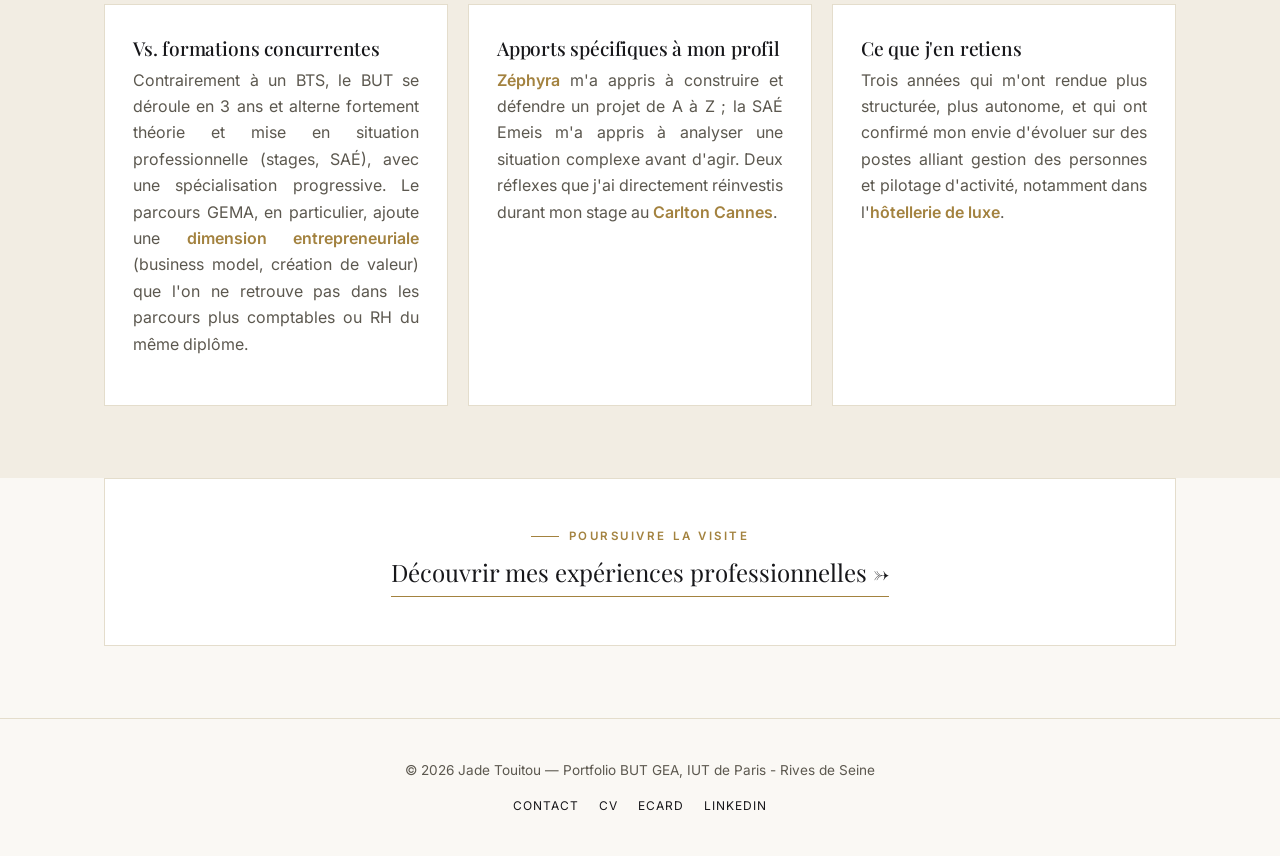
<file: formation.html>
<!doctype html>
<html lang="fr">
<head>
  <meta charset="UTF-8" />
  <meta name="viewport" content="width=device-width, initial-scale=1.0" />
  <title>Formation — Portfolio Jade Touitou</title>
  <meta name="description" content="Parcours de formation de Jade Touitou : BUT Gestion des Entreprises et des Administrations, parcours GEMA, projet entrepreneurial Zéphyra et SAÉ Emeis." />
  <link rel="preconnect" href="https://fonts.googleapis.com" />
  <link rel="preconnect" href="https://fonts.gstatic.com" crossorigin />
  <link href="https://fonts.googleapis.com/css2?family=Playfair+Display:wght@500;600;700&family=Inter:wght@400;500;600;700&display=swap" rel="stylesheet" />
  <link rel="icon" type="image/png" href="assets/img/favicon-tab.png" />
  <link rel="stylesheet" href="assets/css/style.css" />
</head>
<body>

  <header class="site-header">
    <nav class="nav">
      <a href="index.html" class="nav-brand"><img src="assets/img/favicon.png" alt="" /><span class="nav-brand-text"><span class="nav-brand-eyebrow">Portfolio</span><span class="nav-brand-name">Jade Touitou</span></span></a>
      <button class="nav-toggle" aria-label="Ouvrir le menu" aria-expanded="false">
        <span></span><span></span><span></span>
      </button>
      <ul class="nav-links">
        <li><a href="index.html">Accueil</a></li>
        <li><a href="formation.html" aria-current="page">Formation</a></li>
        <li><a href="experiences.html">Expériences</a></li>
        <li><a href="competences.html">Compétences</a></li>
        <li><a href="articles.html">Articles</a></li>
        <li><a href="contact.html">Contact</a></li>
      </ul>
    </nav>
  </header>

  <main>
    <section class="hero" style="padding-bottom: 24px;">
      <div class="container">
        <span class="eyebrow">Parcours de formation</span>
        <h1>Mes études &amp; diplômes</h1>
        <p class="hero-subtitle">
          Un parcours général puis technologique qui m'a donné à la fois une culture
          économique et juridique solide et une pratique concrète de la gestion
          d'entreprise, en cohérence avec mon projet professionnel.
        </p>
      </div>
    </section>

    <!-- ============ TIMELINE FORMATIONS ============ -->
    <section class="section">
      <div class="container">
        <div class="timeline">

          <div class="timeline-item">
            <span class="period">Depuis septembre 2026</span>
            <h3>Année de césure</h3>
            <p>
              Après l'obtention de mon BUT GEA, je démarre une
              <strong> période de césure</strong>, consacrée dans un premier temps à la
              <strong> préparation des concours d'entrée en école de commerce et en
              IAE</strong> et à l'obtention d'une certification en anglais (TOEIC),
              avant de partir
              <strong> à l'étranger à partir de janvier 2027</strong> pour développer
              mon autonomie et mon ouverture internationale.
            </p>
          </div>

          <div class="timeline-item">
            <span class="period">Sept. 2023 — Juin 2026</span>
            <h3>BUT Gestion des Entreprises et des Administrations</h3>
            <p>
              IUT de Paris - Rives de Seine, Université Paris Cité (75016) — Parcours
              Gestion Entrepreneuriat et Management des Activités (GEMA).
            </p>
            <p>
              Ce parcours m'apporte une double compétence : la rigueur du tronc commun
              GEA (analyse des organisations, aide à la décision, pilotage des relations
              avec les parties prenantes) et une spécialisation entrepreneuriale
              (construction d'un business model, gestion et développement de la chaîne
              de valeur : marketing, RH, supply chain, risque financier). Plusieurs
              productions illustrent particulièrement cet apprentissage : le projet
              entrepreneurial <strong>Zéphyra</strong>, l'organisation de la
              <strong> Journée Portes Ouvertes</strong> et la SAÉ consacrée au groupe
              <strong> Emeis</strong>.
            </p>
          </div>

          <div class="timeline-item">
            <span class="period">3ème année — SAÉ Communication de crise</span>
            <h3>Cas Emeis (anciennement Orpea)</h3>
            <p>
              Situation d'Apprentissage et d'Évaluation consacrée à la
              <strong> crise de réputation</strong> du groupe Emeis. Analyse d'articles
              de presse, d'avis de familles et de la communication de l'entreprise, pour
              comprendre les causes profondes de la crise avant de formuler des
              <strong> recommandations stratégiques</strong> : communication plus
              transparente, valorisation des actions concrètes, meilleur accompagnement
              des familles.
            </p>
            <a href="article-communication.html" class="read-more">Lire mon retour d'expérience complet sur la SAÉ Emeis →</a>
            <a href="https://canva.link/evyn9wna8sz4xb1" class="read-more" target="_blank" rel="noopener">Voir notre soutenance finale (Canva) →</a>
          </div>

          <div class="timeline-item">
            <span class="period">2ème année — Projet entrepreneurial</span>
            <h3>Zéphyra — Lunettes de soleil modulables</h3>
            <p>
              Projet entrepreneurial mené en groupe : conception d'une paire de
              <strong> lunettes de soleil modulables</strong> (montures, branches et
              verres interchangeables), plus durable, plus économique et plus
              personnalisable. Étude de marché, Business Model Canvas, positionnement de
              marque, cible et identité visuelle.
            </p>
            <p>
              Première soutenance notée <strong>10/20</strong>. Puis, après une remise en question
              complète de notre approche (étude de marché approfondie, proposition de
              valeur clarifiée, présentation restructurée), nouvelle présentation au
              <strong> Village des Talents </strong> devant un jury de professionnels :
              <strong> 18/20</strong>.
            </p>
            <p>
              Un an après le lancement, j'ai pris le temps de faire le bilan de mes
              doutes et de mes apprentissages : la difficulté à prendre la parole et à
              défendre simplement notre idée, des tensions dans l'équipe liées à des
              non-dits, des décisions prises trop vite. J'y ai répondu en travaillant ma
              confiance à l'oral, en osant une communication plus honnête avec mon
              groupe, et en structurant mieux mon organisation (outils de suivi,
              répartition des tâches). Ce recul m'a confirmé une nouvelle vision de
              l'entrepreneuriat : avant tout de la <strong>remise en question</strong>,
              de l'écoute et de la créativité.
            </p>
            <a href="article-zephyra.html" class="read-more">Lire mon retour d'expérience complet sur Zéphyra →</a>

            <div class="proof-gallery">
              <figure class="proof-photo">
                <span class="proof-photo-frame"><img src="assets/img/preuves/zephyra-poster-promo.jpg" alt="Affiche promotionnelle Zéphyra" loading="lazy" /></span>
                <figcaption>
                  L'affiche promotionnelle de Zéphyra, illustrant l'identité visuelle et
                  le concept modulable de la paire de lunettes (monture, verres,
                  branches interchangeables).
                  <a href="assets/docs/zephyra-affiche-promo.pdf" class="read-more" target="_blank">Voir en PDF →</a>
                </figcaption>
              </figure>
              <figure class="proof-photo">
                <span class="proof-photo-frame"><img src="assets/img/preuves/zephyra-stand.jpg" alt="Stand Zéphyra lors de la présentation du projet" loading="lazy" /></span>
                <figcaption>
                  Notre stand lors de la présentation de Zéphyra : lunettes modulables
                  exposées, kakemono de présentation et QR code vers notre vitrine en
                  ligne. Ce document illustre la proposition de valeur retravaillée
                  après la remise en question qui a suivi notre première soutenance.
                </figcaption>
              </figure>
              <figure class="proof-photo">
                <span class="proof-photo-frame"><img src="assets/img/preuves/zephyra-poster-doutes.jpg" alt="Affiche bilan des doutes et apprentissages du projet Zéphyra" loading="lazy" /></span>
                <figcaption>
                  Mon bilan « un an après » sur les doutes, les solutions apportées et
                  ce que ce projet m'a appris sur l'entrepreneuriat.
                  <a href="assets/docs/zephyra-affiche-doutes-obstacles.pdf" class="read-more" target="_blank">Voir en PDF →</a>
                </figcaption>
              </figure>
              <figure class="proof-photo">
                <span class="proof-photo-frame"><img src="assets/img/preuves/zephyra-notion-journal.jpg" alt="Journal de bord Zéphyra sur Notion" loading="lazy" /></span>
                <figcaption>
                  Notre journal de bord Zéphyra sur Notion : planning éditorial,
                  visioconférences et tâches datées. L'outil de suivi que j'ai mis en
                  place pour structurer notre organisation après nos débuts tâtonnants.
                </figcaption>
              </figure>
            </div>
          </div>

          <div class="timeline-item">
            <span class="period">SAÉ tronc commun — Événementiel</span>
            <h3>Journée Portes Ouvertes de l'IUT</h3>
            <p>
              Participation à l'organisation de la Journée Portes Ouvertes du
              département, un projet collectif à grande échelle mené avec un grand
              groupe : mise en place de l'emploi du temps de l'événement, coordination
              des équipes, gestion des imprévus et accueil des visiteurs le jour J.
              Cette SAÉ m'a appris à <strong>entreprendre sur le terrain</strong>, à
              communiquer dans l'urgence et à gérer un événement réel au contact direct
              du public, une première mise en pratique que j'ai retrouvée un an plus
              tard lors de l'organisation du cocktail de
              <strong> 800 collaborateurs</strong> au Carlton Cannes.
            </p>
            <div class="proof-gallery single">
              <figure class="proof-photo">
                <span class="proof-photo-frame"><img src="assets/img/preuves/poster-entreprendre.jpg" alt="Poster de synthèse : Entreprendre, ce n'est pas juste créer" loading="lazy" /></span>
                <figcaption>
                  Mon poster de synthèse sur l'entrepreneuriat, présentant Zéphyra, mon
                  stage chez Lux Academy et l'organisation de la JPO, trois expériences
                  qui m'ont appris à décider et à m'adapter.
                  <a href="assets/docs/poster-entreprendre.pdf" class="read-more" target="_blank">Voir en PDF →</a>
                </figcaption>
              </figure>
            </div>
          </div>

          <div class="timeline-item">
            <span class="period">Juin 2023</span>
            <h3>Baccalauréat général — Mention Assez Bien</h3>
            <p>
              Lycée Blaise Pascal, 91400 Orsay — Spécialités Sciences Économiques et
              Sociales (SES) et Histoire-Géographie, Géopolitique et Sciences Politiques
              (HGGSP), avec l'option euro espagnol.
            </p>
            <p>
              C'est durant cette période que s'est confirmé mon goût pour l'économie et
              les sciences sociales, à l'origine de mon orientation vers la gestion des
              entreprises et des administrations.
            </p>
          </div>

        </div>
      </div>
    </section>

    <!-- ============ SPÉCIFICITÉS ============ -->
    <section class="section section-alt">
      <div class="container">
        <div class="section-head">
          <span class="eyebrow">Ce qui distingue ma formation</span>
          <h2>Spécificités du BUT GEA — Parcours GEMA</h2>
          <p>
            Trois points pour comprendre rapidement ce que ce diplôme m'apporte, par
            rapport à d'autres formations et à mon profil en particulier.
          </p>
        </div>
        <div class="card-grid">
          <div class="card">
            <h3>Vs. formations concurrentes</h3>
            <p>
              Contrairement à un BTS, le BUT se déroule en 3 ans et alterne fortement
              théorie et mise en situation professionnelle (stages, SAÉ), avec une
              spécialisation progressive. Le parcours GEMA, en particulier, ajoute une
              <strong> dimension entrepreneuriale</strong> (business model, création de
              valeur) que l'on ne retrouve pas dans les parcours plus comptables ou RH
              du même diplôme.
            </p>
          </div>
          <div class="card">
            <h3>Apports spécifiques à mon profil</h3>
            <p>
<strong>Zéphyra</strong> m'a appris à construire et défendre un projet de A à Z ; la
              SAÉ Emeis m'a appris à analyser une situation complexe avant d'agir. Deux
              réflexes que j'ai directement réinvestis durant mon stage au
              <strong> Carlton Cannes</strong>.
            </p>
          </div>
          <div class="card">
            <h3>Ce que j'en retiens</h3>
            <p>
              Trois années qui m'ont rendue plus structurée, plus autonome, et qui ont
              confirmé mon envie d'évoluer sur des postes alliant gestion des personnes
              et pilotage d'activité, notamment dans l'<strong>hôtellerie de luxe</strong>.
            </p>
          </div>
        </div>
      </div>
    </section>

    <!-- ============ POURSUIVRE LA VISITE ============ -->
    <section class="section next-step">
      <div class="container">
        <div class="next-step-box">
          <span class="eyebrow">Poursuivre la visite</span>
          <a href="experiences.html" class="next-step-link">Découvrir mes expériences professionnelles →</a>
        </div>
      </div>
    </section>
  </main>

  <footer class="site-footer">
    <div class="container">
      <p>© <span id="year"></span> Jade Touitou — Portfolio BUT GEA, IUT de Paris - Rives de Seine</p>
      <div class="footer-links">
        <a href="contact.html">Contact</a>
        <a href="assets/img/cv-jade-touitou.pdf">CV</a>
        <a href="ecard.html">eCard</a>
        <a href="https://www.linkedin.com/in/jade-touitou" target="_blank" rel="noopener">LinkedIn</a>
      </div>
    </div>
  </footer>

  <script src="assets/js/main.js"></script>
  <script>document.getElementById("year").textContent = new Date().getFullYear();</script>
</body>
</html>
</file>
<file: assets/css/style.css>
/* ==========================================================================
   Portfolio Jade Touitou — BUT GEA 3ème année
   Direction : épuré, chic, luxe — ivoire, encre, or mat
   ========================================================================== */

:root {
  --color-bg: #faf8f4;
  --color-bg-alt: #f2ede3;
  --color-surface: #ffffff;
  --color-ink: #17171a;
  --color-ink-soft: #5c584f;
  --color-primary: #17171a;
  --color-primary-light: #3a372f;
  --color-accent: #a3823f;
  --color-accent-soft: #ece2c8;
  --color-border: #e4ddcc;
  --radius: 4px;
  --radius-lg: 6px;
  --shadow: 0 18px 40px -28px rgba(23, 23, 26, 0.35);
  --font-heading: "Playfair Display", Georgia, "Times New Roman", serif;
  --font-body: "Inter", -apple-system, BlinkMacSystemFont, "Segoe UI", sans-serif;
  --max-width: 1120px;
}

* { box-sizing: border-box; }

html { scroll-behavior: smooth; }

body {
  margin: 0;
  font-family: var(--font-body);
  color: var(--color-ink);
  background: var(--color-bg);
  line-height: 1.65;
  -webkit-font-smoothing: antialiased;
}

img { max-width: 100%; display: block; }

a { color: inherit; text-decoration: none; }

h1, h2, h3, h4 {
  font-family: var(--font-heading);
  line-height: 1.15;
  margin: 0 0 0.5em;
  color: var(--color-ink);
  font-weight: 500;
  letter-spacing: -0.01em;
}

h1 { font-size: clamp(2.4rem, 5vw, 3.6rem); font-weight: 500; }
h2 { font-size: clamp(1.6rem, 3vw, 2.1rem); }
h3 { font-size: 1.2rem; }

p {
  margin: 0 0 1em;
  color: var(--color-ink-soft);
  text-align: justify;
  hyphens: auto;
}

strong, b {
  font-weight: 600;
  color: var(--color-accent);
}

.container {
  max-width: var(--max-width);
  margin: 0 auto;
  padding: 0 24px;
}

.eyebrow {
  display: inline-flex;
  align-items: center;
  gap: 10px;
  font-family: var(--font-body);
  font-size: 0.72rem;
  letter-spacing: 0.22em;
  text-transform: uppercase;
  color: var(--color-accent);
  font-weight: 600;
  margin-bottom: 0.9em;
}

.eyebrow::before {
  content: "";
  display: inline-block;
  width: 28px;
  height: 1px;
  background: var(--color-accent);
}

main p a:not(.btn):not(.todo) {
  color: var(--color-ink);
  text-decoration: underline;
  text-decoration-color: var(--color-accent);
  text-underline-offset: 3px;
}
main p a:not(.btn):not(.todo):hover { text-decoration-color: var(--color-ink); }

/* ---------- Header / Nav ---------- */

.site-header {
  position: sticky;
  top: 0;
  z-index: 100;
  background: rgba(250, 248, 244, 0.94);
  backdrop-filter: blur(8px);
  border-bottom: 1px solid var(--color-border);
}

.nav {
  display: flex;
  align-items: center;
  justify-content: space-between;
  padding: 20px 24px;
  max-width: var(--max-width);
  margin: 0 auto;
}

.nav-brand {
  display: flex;
  align-items: center;
  gap: 10px;
  color: var(--color-ink);
  text-decoration: none;
}

.nav-brand img {
  height: 26px;
  width: auto;
}

.nav-brand-text {
  display: flex;
  flex-direction: column;
  line-height: 1.2;
}

.nav-brand-eyebrow {
  font-family: var(--font-body);
  font-size: 0.62rem;
  font-weight: 600;
  letter-spacing: 0.2em;
  text-transform: uppercase;
  color: var(--color-accent);
}

.nav-brand-name {
  font-family: var(--font-heading);
  font-weight: 500;
  font-size: 1.05rem;
  letter-spacing: 0.03em;
  text-transform: uppercase;
  color: var(--color-ink);
}

.nav-links {
  display: flex;
  gap: 30px;
  list-style: none;
  margin: 0;
  padding: 0;
}

.nav-links a {
  position: relative;
  text-decoration: none;
  font-size: 0.78rem;
  font-weight: 600;
  letter-spacing: 0.1em;
  text-transform: uppercase;
  color: var(--color-ink-soft);
  padding: 6px 0;
  transition: color 0.2s ease;
}

.nav-links a::after {
  content: "";
  position: absolute;
  left: 0;
  right: 100%;
  bottom: 0;
  height: 1px;
  background: var(--color-accent);
  transition: right 0.25s ease;
}

.nav-links a:hover,
.nav-links a[aria-current="page"] {
  color: var(--color-ink);
}

.nav-links a:hover::after,
.nav-links a[aria-current="page"]::after {
  right: 0;
}

.nav-toggle {
  display: none;
  background: none;
  border: none;
  cursor: pointer;
  padding: 8px;
}

.nav-toggle span {
  display: block;
  width: 24px;
  height: 1px;
  background: var(--color-ink);
  margin: 6px 0;
  transition: 0.2s;
}

@media (max-width: 780px) {
  .nav-toggle { display: block; }
  .nav-links {
    position: absolute;
    top: 100%;
    left: 0;
    right: 0;
    flex-direction: column;
    gap: 4px;
    background: var(--color-surface);
    padding: 12px 24px 24px;
    border-bottom: 1px solid var(--color-border);
    display: none;
  }
  .nav-links.open { display: flex; }
  .nav-links a { display: block; padding: 10px 0; }
}

/* ---------- Hero ---------- */

.hero {
  padding: 88px 0 64px;
}

.hero-grid {
  display: grid;
  grid-template-columns: 1.1fr 0.9fr;
  gap: 64px;
  align-items: center;
}

@media (max-width: 860px) {
  .hero-grid { grid-template-columns: 1fr; }
  .hero-photo { order: -1; max-width: 280px; margin: 0 auto; }
}

.hero-photo-frame {
  aspect-ratio: 4 / 5;
  overflow: hidden;
  box-shadow: var(--shadow);
  background: var(--color-bg-alt);
  border: 1px solid var(--color-border);
}

.hero-photo-frame img { width: 100%; height: 100%; object-fit: cover; }

.hero-subtitle {
  font-family: var(--font-heading);
  font-style: italic;
  font-size: 1.25rem;
  color: var(--color-ink-soft);
  margin-bottom: 1.5em;
}

.welcome-note {
  background: transparent;
  border-top: 1px solid var(--color-accent);
  border-bottom: 1px solid var(--color-accent);
  padding: 16px 0;
  font-style: italic;
  color: var(--color-ink-soft);
  margin-bottom: 1.8em;
}

.cta-row {
  display: flex;
  gap: 14px;
  flex-wrap: wrap;
  margin-top: 1.8em;
}

.btn {
  display: inline-flex;
  align-items: center;
  gap: 8px;
  padding: 13px 28px;
  border-radius: var(--radius);
  text-decoration: none;
  font-weight: 600;
  font-size: 0.78rem;
  letter-spacing: 0.1em;
  text-transform: uppercase;
  border: 1px solid transparent;
  transition: background 0.2s ease, color 0.2s ease, border-color 0.2s ease;
  cursor: pointer;
}

.btn-primary {
  background: var(--color-ink);
  color: var(--color-bg);
  border-color: var(--color-ink);
}
.btn-primary:hover { background: var(--color-accent); border-color: var(--color-accent); }

.btn-outline {
  background: transparent;
  border-color: var(--color-ink);
  color: var(--color-ink);
}
.btn-outline:hover { border-color: var(--color-accent); color: var(--color-accent); }

/* ---------- Stats strip ---------- */

.stats-row {
  display: grid;
  grid-template-columns: repeat(4, 1fr);
  gap: 32px;
  margin-top: 2.4em;
  padding-top: 2em;
  border-top: 1px solid var(--color-border);
}

@media (max-width: 640px) {
  .stats-row { grid-template-columns: repeat(2, 1fr); }
}

.stat-value {
  display: block;
  font-family: var(--font-heading);
  font-size: 1.5rem;
  color: var(--color-ink);
  white-space: nowrap;
}

.stat-label {
  display: block;
  font-size: 0.72rem;
  letter-spacing: 0.06em;
  color: var(--color-ink-soft);
  margin-top: 4px;
}

/* ---------- Detail grid (contexte / missions / preuves) ---------- */

.detail-grid {
  display: grid;
  grid-template-columns: repeat(2, 1fr);
  gap: 20px 32px;
  margin: 20px 0;
}

@media (max-width: 640px) {
  .detail-grid { grid-template-columns: 1fr; }
}

.detail-grid dt {
  font-size: 0.72rem;
  font-weight: 600;
  letter-spacing: 0.1em;
  text-transform: uppercase;
  color: var(--color-accent);
  margin-bottom: 6px;
}

.detail-grid dd {
  margin: 0;
  color: var(--color-ink-soft);
}

.read-more {
  display: inline-block;
  margin-top: 8px;
  font-size: 0.85rem;
  font-style: italic;
}

/* ---------- Proof gallery (photos justificatives) ---------- */

.proof-gallery {
  display: grid;
  grid-template-columns: repeat(auto-fit, minmax(150px, 1fr));
  gap: 16px;
  margin: 20px 0;
}

.proof-gallery.single {
  grid-template-columns: minmax(150px, 320px);
}

.proof-photo-frame {
  display: block;
  overflow: hidden;
  border: 1px solid var(--color-border);
}

.proof-photo-frame img {
  width: 100%;
  aspect-ratio: 4 / 3;
  object-fit: cover;
  display: block;
  transition: transform 0.4s ease;
}

.proof-photo-frame:hover img { transform: scale(1.05); }

.proof-photo figcaption {
  margin-top: 8px;
  font-size: 0.78rem;
  line-height: 1.5;
  color: var(--color-ink-soft);
}

/* ---------- Articles page ---------- */

.article-nav {
  display: flex;
  flex-wrap: wrap;
  gap: 16px;
  margin-top: 1.8em;
}

.article-nav a {
  border: 1px solid var(--color-border);
  padding: 8px 18px;
  font-size: 0.78rem;
  letter-spacing: 0.05em;
}
.article-nav a:hover { border-color: var(--color-accent); color: var(--color-accent); }

.article {
  max-width: 760px;
  margin: 0 auto;
}

.article + .article {
  margin-top: 8px;
  padding-top: 72px;
  border-top: 1px solid var(--color-border);
}

.article h3 { margin-top: 1.6em; }

.article .back-top {
  display: inline-block;
  margin-top: 2em;
  font-size: 0.78rem;
  letter-spacing: 0.08em;
  text-transform: uppercase;
  border-bottom: 1px solid var(--color-accent);
}

/* ---------- Sections ---------- */

.section { padding: 72px 0; }
.section-alt { background: var(--color-bg-alt); }
.section-head { max-width: 640px; margin-bottom: 44px; }

.card-grid {
  display: grid;
  grid-template-columns: repeat(auto-fit, minmax(260px, 1fr));
  gap: 20px;
}

.card {
  background: var(--color-surface);
  border: 1px solid var(--color-border);
  padding: 32px 28px;
}

a.card {
  transition: background 0.2s ease, transform 0.2s ease, box-shadow 0.2s ease;
}
a.card:hover {
  background: var(--color-bg-alt);
  transform: translateY(-3px);
  box-shadow: var(--shadow);
}

.card h3 { margin-bottom: 0.4em; }
.card .tag {
  display: inline-block;
  font-size: 0.7rem;
  font-weight: 600;
  letter-spacing: 0.12em;
  text-transform: uppercase;
  color: var(--color-accent);
  margin-bottom: 12px;
}

/* ---------- Timeline (Formation / Expériences) ---------- */

.timeline {
  position: relative;
  padding-left: 32px;
  border-left: 1px solid var(--color-border);
}

.timeline-item {
  position: relative;
  margin-bottom: 44px;
}

.timeline-item::before {
  content: "";
  position: absolute;
  left: -37px;
  top: 6px;
  width: 9px;
  height: 9px;
  transform: rotate(45deg);
  background: var(--color-accent);
}

.timeline-item .period {
  font-size: 0.75rem;
  font-weight: 600;
  letter-spacing: 0.1em;
  text-transform: uppercase;
  color: var(--color-accent);
}

.timeline-item.stage {
  background: var(--color-surface);
  border: 1px solid var(--color-accent);
  padding: 28px 30px;
}

/* ---------- Compétences ---------- */

.skill-map {
  display: grid;
  grid-template-columns: repeat(3, 1fr);
  gap: 20px;
}

@media (max-width: 860px) {
  .skill-map { grid-template-columns: repeat(2, 1fr); }
}

@media (max-width: 560px) {
  .skill-map { grid-template-columns: 1fr; }
}

.skill-card {
  text-align: left;
  background: var(--color-surface);
  border: 1px solid var(--color-border);
  padding: 32px 28px;
}

.skill-bar-track {
  width: 100%;
  height: 2px;
  background: var(--color-border);
  overflow: hidden;
  margin-top: 14px;
}

.skill-bar-fill {
  height: 100%;
  background: var(--color-accent);
}

.level-badge {
  display: inline-flex;
  align-items: center;
  gap: 6px;
  font-size: 0.7rem;
  font-weight: 600;
  letter-spacing: 0.04em;
  text-transform: uppercase;
  padding: 5px 12px 5px 9px;
  border-radius: 999px;
  margin: 10px 0 4px;
}

.level-badge::before {
  content: "";
  width: 8px;
  height: 8px;
  border-radius: 50%;
  background: currentColor;
}

.level-badge.level-confirmee {
  color: #3f7a4f;
  background: #e5f0e3;
}

.level-badge.level-solide {
  color: #6b7a2f;
  background: #eef0d9;
}

.level-badge.level-progression {
  color: #b06a2a;
  background: #f6e6d3;
}

.improvement-note {
  margin-top: 14px;
  padding: 12px 14px;
  background: var(--color-bg-alt);
  border-left: 2px solid #b06a2a;
  font-size: 0.85rem;
}

.improvement-note strong {
  display: block;
  font-size: 0.7rem;
  letter-spacing: 0.06em;
  text-transform: uppercase;
  color: #b06a2a;
  margin-bottom: 4px;
}

.pill-list {
  list-style: none;
  padding: 0;
  margin: 0;
  display: flex;
  flex-wrap: wrap;
  gap: 10px;
}

.pill-list li {
  font-size: 0.78rem;
  letter-spacing: 0.03em;
  background: transparent;
  border: 1px solid var(--color-border);
  padding: 8px 16px;
  color: var(--color-ink-soft);
}

/* ---------- Contact ---------- */

.contact-grid {
  display: grid;
  grid-template-columns: 1fr 1fr;
  gap: 32px;
}

@media (max-width: 780px) {
  .contact-grid { grid-template-columns: 1fr; }
}

.contact-item {
  display: flex;
  align-items: flex-start;
  gap: 16px;
  margin-bottom: 24px;
  padding-bottom: 24px;
  border-bottom: 1px solid var(--color-border);
}

.contact-icon {
  width: 38px;
  height: 38px;
  border-radius: 50%;
  border: 1px solid var(--color-ink);
  color: var(--color-ink);
  display: flex;
  align-items: center;
  justify-content: center;
  font-size: 0.95rem;
  flex-shrink: 0;
}

/* ---------- eCard ---------- */

.ecard-wrap {
  display: flex;
  justify-content: center;
  padding: 40px 0 24px;
}

.ecard {
  width: 100%;
  max-width: 380px;
  background: var(--color-surface);
  border: 1px solid var(--color-border);
  padding: 40px 32px;
  text-align: center;
  box-shadow: var(--shadow);
}

.ecard-photo {
  width: 120px;
  height: 120px;
  margin: 0 auto 20px;
  overflow: hidden;
  border: 1px solid var(--color-border);
}

.ecard-photo img { width: 100%; height: 100%; object-fit: cover; }

.ecard h1 {
  font-size: 1.6rem;
  margin-bottom: 0.2em;
}

.ecard .ecard-title {
  font-size: 0.85rem;
  color: var(--color-ink-soft);
  margin-bottom: 1.6em;
  text-align: center;
}

.ecard-actions {
  display: flex;
  flex-direction: column;
  gap: 10px;
  margin-top: 1.6em;
}

.ecard-actions .btn { width: 100%; justify-content: center; }

.ecard-links {
  display: flex;
  justify-content: center;
  gap: 18px;
  margin-top: 1.8em;
  font-size: 0.78rem;
  letter-spacing: 0.05em;
  text-transform: uppercase;
}

.ecard-links a { border-bottom: 1px solid var(--color-accent); }

/* ---------- Next step / poursuivre la visite ---------- */

.next-step {
  padding-top: 0;
}

.next-step-box {
  text-align: center;
  padding: 48px 24px;
  border: 1px solid var(--color-border);
  background: var(--color-surface);
}

.next-step-box .eyebrow { display: flex; justify-content: center; margin-bottom: 0.6em; }

.next-step-link {
  display: inline-block;
  font-family: var(--font-heading);
  font-size: clamp(1.2rem, 2.4vw, 1.5rem);
  color: var(--color-ink);
  border-bottom: 1px solid var(--color-accent);
  padding-bottom: 4px;
  transition: color 0.2s ease, border-color 0.2s ease;
}

.next-step-link:hover {
  color: var(--color-accent);
  border-color: var(--color-ink);
}

/* ---------- Footer ---------- */

.site-footer {
  border-top: 1px solid var(--color-border);
  padding: 40px 0;
  text-align: center;
  color: var(--color-ink-soft);
  font-size: 0.85rem;
}

.site-footer p { text-align: center; }

.footer-links {
  display: flex;
  justify-content: center;
  gap: 20px;
  margin-top: 14px;
  flex-wrap: wrap;
  font-size: 0.75rem;
  letter-spacing: 0.08em;
  text-transform: uppercase;
}

.footer-links a { text-decoration: none; color: var(--color-ink); }
.footer-links a:hover { color: var(--color-accent); }
</file>
